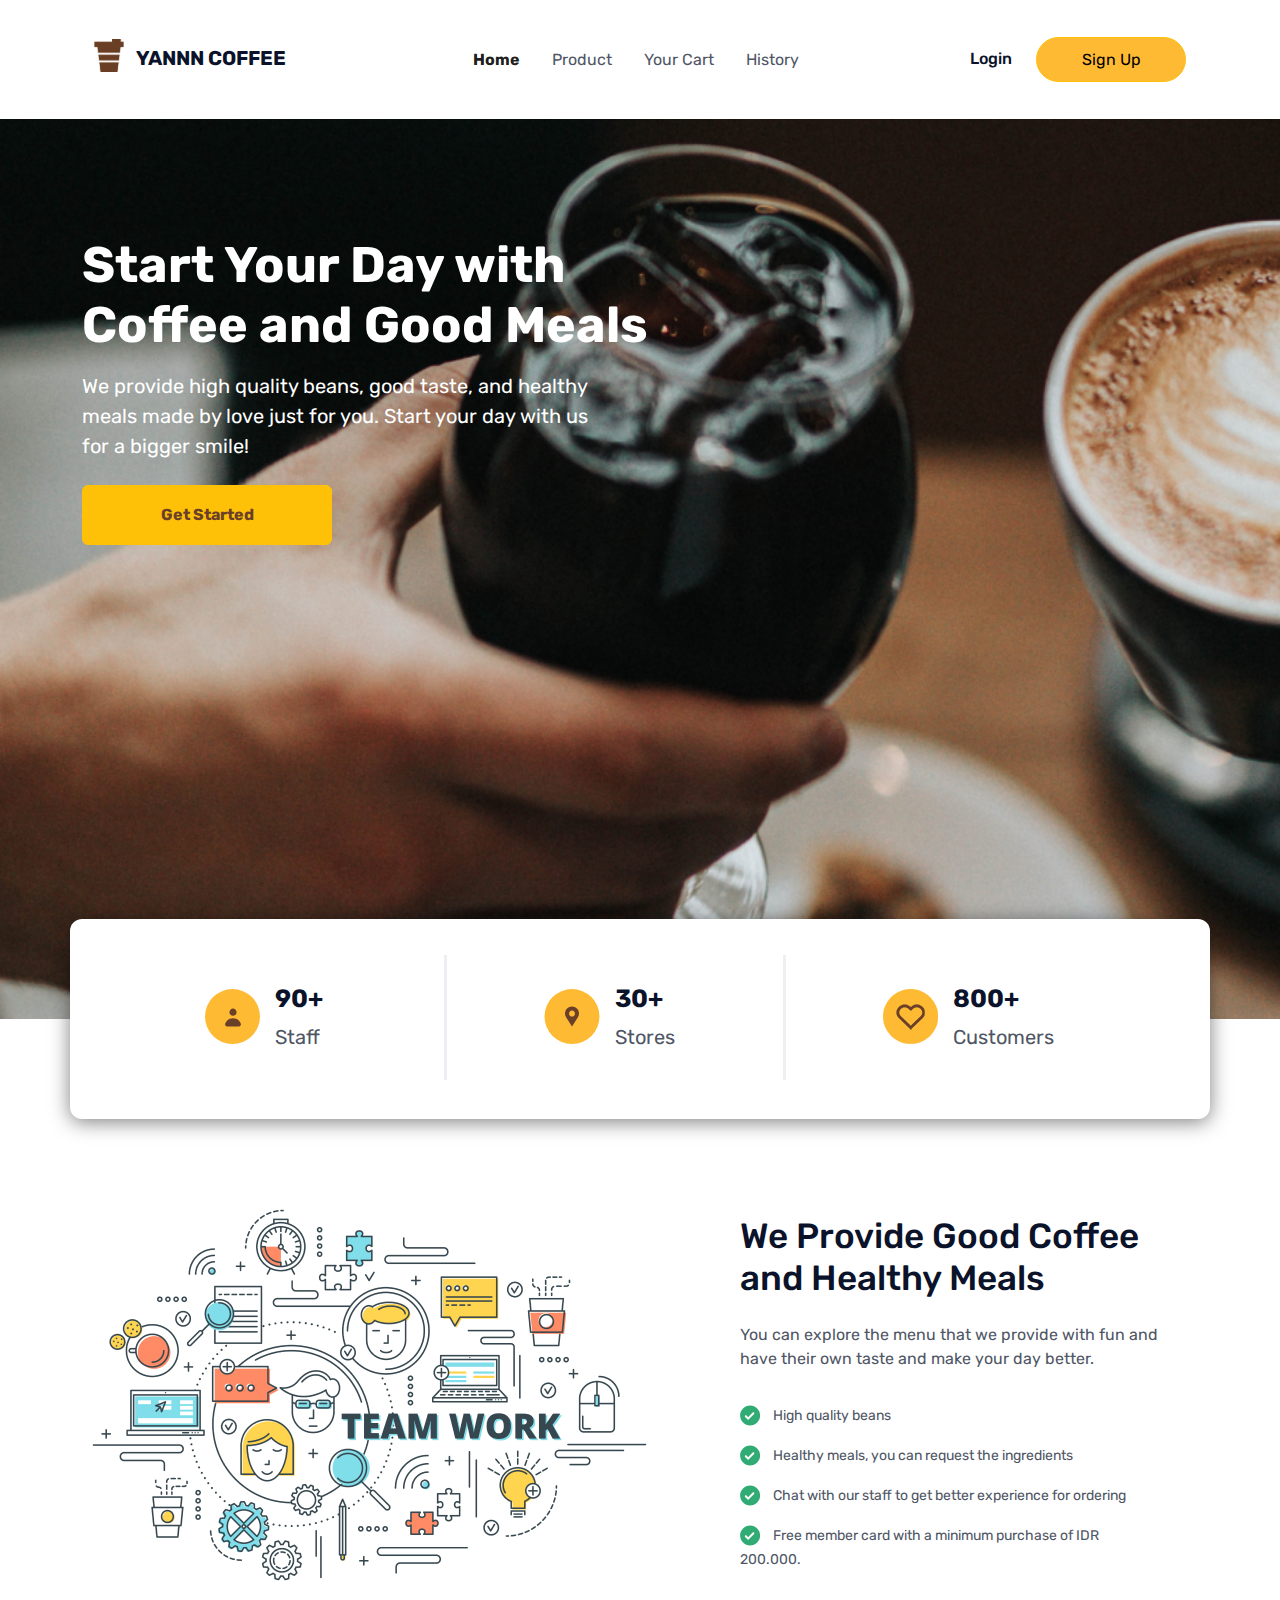
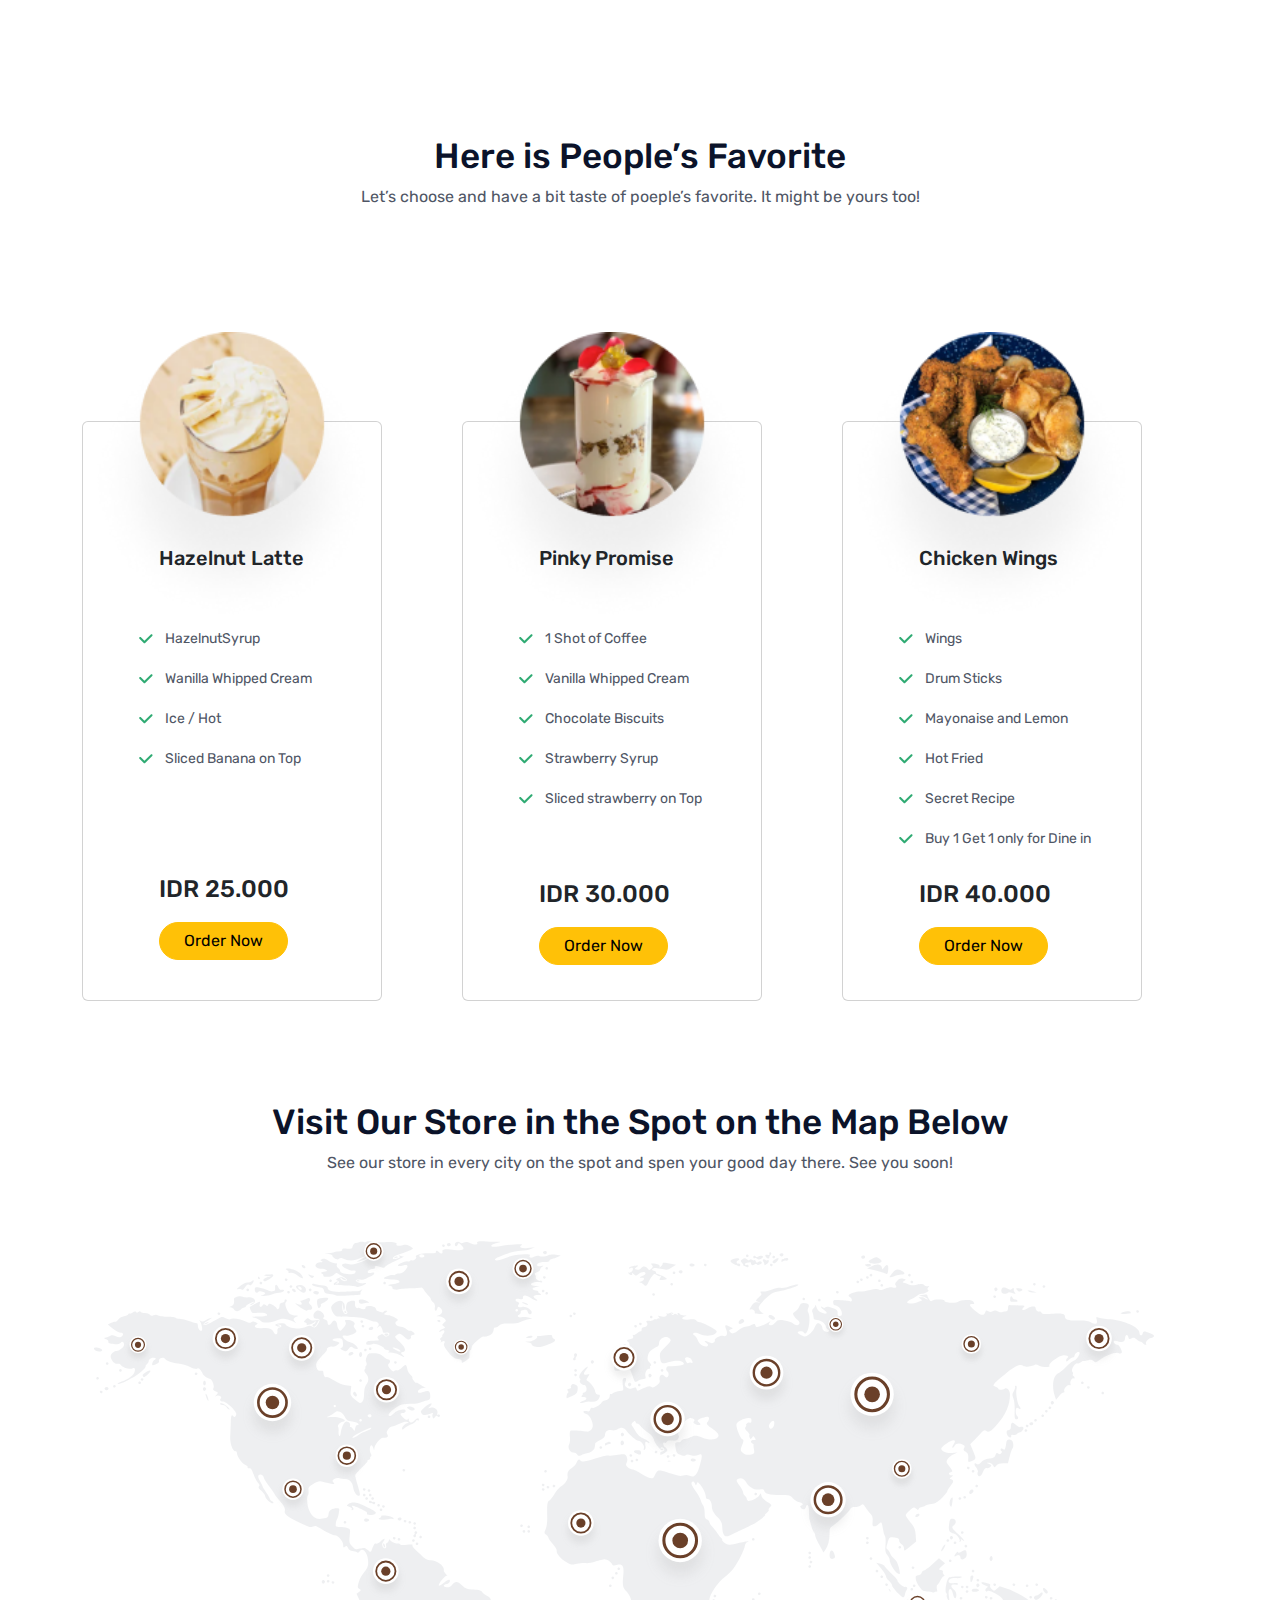
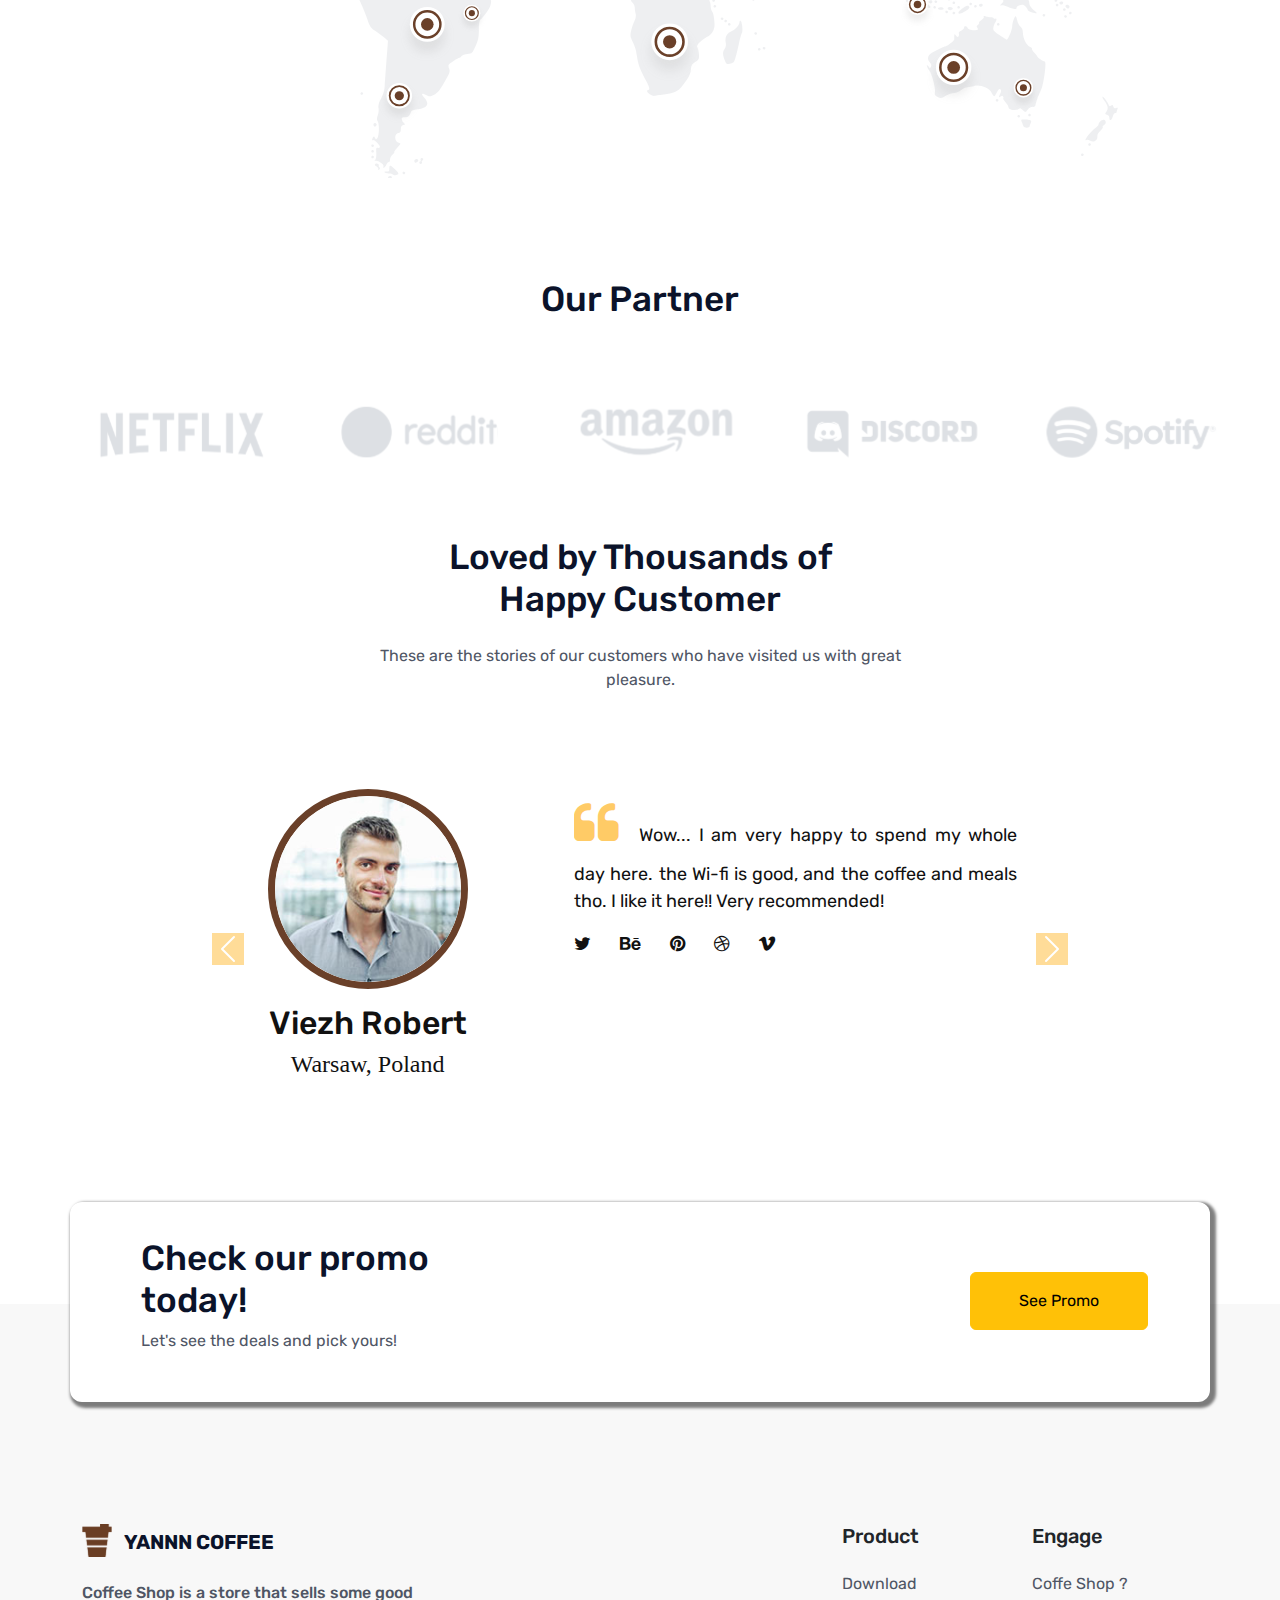
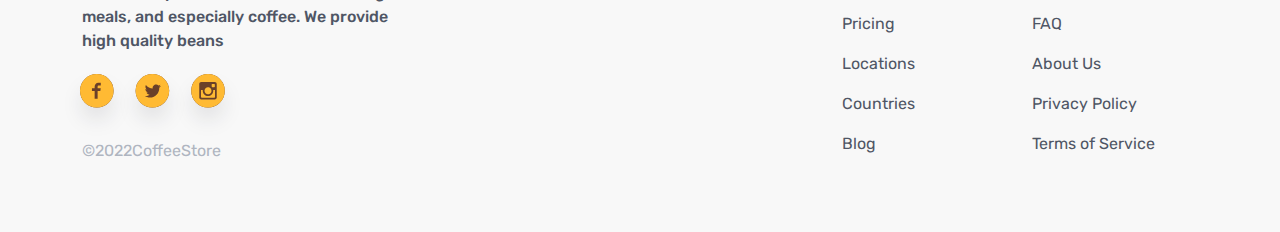
<file: index.html>
<!DOCTYPE html>
<html lang="en">
<head>
    <meta charset="UTF-8">
    <meta http-equiv="X-UA-Compatible" content="IE=edge">
    <meta name="viewport" content="width=device-width, initial-scale=1.0">

    <!-- Bootstrap v5.2 -->
    <link rel="stylesheet" type="text/css" href="css/bootstrap.min.css">

    <!-- Google Font -->
    <link rel="preconnect" href="https://fonts.googleapis.com">
    <link rel="preconnect" href="https://fonts.gstatic.com" crossorigin>
    <link href="https://fonts.googleapis.com/css2?family=Rubik:wght@400;500;700&display=swap" rel="stylesheet">
    <link rel="stylesheet" href="https://cdnjs.cloudflare.com/ajax/libs/font-awesome/4.7.0/css/font-awesome.css">

    <!-- CSS -->
    <link rel="stylesheet" href="css/style.css">
    
    <title>YANNN Coffee Shop</title>
    <link rel="icon" type="image/x-icon" href="img/coffeeLogo.svg">
</head>
<body>

    <!-- Navbar Start -->
    <header>
        <div class="container">
            <nav class="navbar navbar-expand-lg my-4">
                <div class="container-fluid">
                    <a class="navbar-brand" href="index.html">
                        <img src="img/coffeeLogo.svg" alt="logo" class="pb-2">
                        <p class="d-inline ps-2">YANNN COFFEE</p>
                    </a>
                    <button class="navbar-toggler" type="button" data-bs-toggle="collapse" data-bs-target="#navbarNav"
                        aria-controls="navbarNav" aria-expanded="false" aria-label="Toggle navigation">
                        <span class="navbar-toggler-icon"></span>
                    </button>
                    <div class="collapse navbar-collapse justify-content-center" id="navbarNav">
                        <ul class="navbar-nav">
                            <li class="nav-item">
                                <a class="nav-link active mx-2" aria-current="page" href="index.html">Home</a>
                            </li>
                            <li class="nav-item">
                                <a class="nav-link mx-2" href="product.html">Product</a>
                            </li>
                            <li class="nav-item">
                                <a class="nav-link mx-2" href="yourcart.html">Your Cart</a>
                            </li>
                            <li class="nav-item">
                                <a class="nav-link mx-2" href="history.html">History</a>
                            </li>
                            <li class="nav-item">
                                <a class="nav-link mx-2 d-lg-none" href="login.html">Login</a>
                            </li>
                            <li class="nav-item">
                                <a class="nav-link mx-2 d-lg-none" href="signup.html">Sign Up</a>
                            </li>
                        </ul>
                    </div>
                    <div class="me-4 d-none d-lg-block">
                        <a href="login.html"><p style="color: #0B132A; font-weight: 500; font-size: 16px; margin-top: 15px;">Login</p></a>
                    </div>
                    <a href="signup.html" class="d-none d-lg-block" style="color: #6A4029;"><div class="btn btn-warning sign-up"><p style="margin-top: 4px;">Sign Up</p></div></a>
                </div>
            </nav>
        </div>
    </header>
    <!-- Navbar End -->

    <!-- Section-1 : bg hero-1, typography, get started -->
    <section class="section-1">
        <div class="mt-4 p-5 bg-primary text-white hero-1"> <!--Jumbotron-->
            <div class="container">
                <div class="row">
                    <div class="col-lg-7 col-sm-12">
                        <h1 class="pt-5 typo-1-s1">Start Your Day with <br>Coffee and Good Meals</h1>
                        <p class="py-2 typo-2-s1">We provide high quality beans, good taste, and healthy <br>meals made by love just for you. Start your day with us <br>for a bigger smile!</p>
                        <a href="product.html"><button class="btn btn-warning typo-3-s1 get-started">Get Started</button></a>
                    </div>
                    <div class="col-lg-5"></div>
                </div>
            </div>
        </div>
    </section>
    <!-- Section-1 End -->

        <!-- info panel start -->
        <div class="container d-lg-block d-none">
            <div class="row">
                <div class="col info-panel">
                    <div class="row">
                        <div class="col-lg">
                            <img src="img/homepage/user.svg" alt="icon" class="float-lg-start">
                            <h4>90+</h4>
                            <p>Staff</p>
                        </div>
                        
                        <div class="col-lg">
                            <img src="img/homepage/location.svg" alt="icon" class="float-lg-start">
                            <h4>30+</h4>
                            <p>Stores</p>
                            <div class="vertical-line"></div>
                        </div>
                        
                        <div class="col-lg">
                            <img src="img/homepage/Server.png" alt="icon" class="float-lg-start">
                            <h4>800+</h4>
                            <p>Customers</p>
                            <div class="vertical-line"></div>
                        </div>
                    </div>
                </div>
            </div>
        </div>
        <!-- info panel end -->

    <!-- Section-2 : bg hero-2, We Provide Good Coffee.. -->
    <section class="section-2">
        <div class="container">
            <div class="row pt-5">
                <div class="col-lg-6 d-lg-block d-none">
                    <div class="hero-2"></div>
                </div>
                <div class="col-lg-6 col-sm-12 py-5 pe-5" style="padding-left: 6.25rem;">
                    <h4 class="typo-primary">We Provide Good Coffee <br>and Healthy Meals</h4>
                    <p class="typo-secondary py-3">You can explore the menu that we provide with fun and <br>have their own taste and make your day better.</p>
                    <div>
                        <img src="img/homepage/checklist.svg" alt="">
                        <p class="d-inline ps-2 typo-3-s2">High quality beans</p>
                    </div>
                    <div class="py-3">
                        <img src="img/homepage/checklist.svg" alt="">
                        <p class="d-inline ps-2 typo-3-s2">Healthy meals, you can request the ingredients</p>
                    </div>
                    <div>
                        <img src="img/homepage/checklist.svg" alt="">
                        <p class="d-inline ps-2 typo-3-s2">Chat with our staff to get better experience for ordering</p>
                    </div>
                    <div class="py-3">
                        <img src="img/homepage/checklist.svg" alt="">
                        <p class="d-inline ps-2 typo-3-s2">Free member card with a minimum purchase of IDR 200.000.</p>
                    </div>
                </div>
            </div>
        </div>
    </section>

    <!-- Section-3 : Here is People’s Favorite, 3 CARD -->
    <section class="section-3">
        <div class="container">
            <div class="row text-center">
                <div class="col">
                    <h4 class="typo-primary">Here is People’s Favorite</h4>
                    <p class="typo-secondary">Let’s choose and have a bit taste of poeple’s favorite. It might be yours too!</p>
                </div>
            </div>
        </div>

        <!-- 3 CARD START -->
        <div class="container mt-card">
            <div class="row row-cols-1 row-cols-md-3 g-4">
                <div class="col text-start ms-5 ms-lg-0 my-5 my-lg-0">
                    <div class="card" style="height: 580px; width: 300px;">
                        <img src="img/homepage/card1.png" class="card-img-top" alt="card" style="margin-top: -90px;">
                        <div class="card-body">
                            <h5 class="card-title" style="margin-top: -100px; margin-left: 60px;">Hazelnut Latte</h5>
                            <div class="card-text pt-5" style="margin-left: 40px;">
                                <img src="img/homepage/checkcard.svg" alt="">
                                <p class="d-inline ps-2 typo-3-s2">HazelnutSyrup</p>
                            </div>
                            <div class="card-text my-3" style="margin-left: 40px;">
                                <img src="img/homepage/checkcard.svg" alt="">
                                <p class="d-inline ps-2 typo-3-s2">Wanilla Whipped Cream</p>
                            </div>
                            <div class="card-text" style="margin-left: 40px;">
                                <img src="img/homepage/checkcard.svg" alt="">
                                <p class="d-inline ps-2 typo-3-s2">Ice / Hot</p>
                            </div>
                            <div class="card-text my-3" style="margin-left: 40px;">
                                <img src="img/homepage/checkcard.svg" alt="">
                                <p class="d-inline ps-2 typo-3-s2">Sliced Banana on Top</p>
                            </div>
                            <h4 style="margin-left: 60px; margin-top: 105px;">IDR 25.000</h4>
                            <button class="btn btn-warning rounded-pill px-4" style="margin-left: 60px; margin-top: 10px;">
                                Order Now
                            </button>
                        </div>
                    </div>
                </div>
                <div class="col text-start ms-5 ms-lg-0 my-5 my-lg-0">
                    <div class="card" style="height: 580px; width: 300px;">
                        <img src="img/homepage/card2.png" class="card-img-top" alt="card" style="margin-top: -90px;">
                        <div class="card-body">
                            <h5 class="card-title" style="margin-top: -100px; margin-left: 60px;">Pinky Promise</h5>
                            <div class="card-text pt-5" style="margin-left: 40px;">
                                <img src="img/homepage/checkcard.svg" alt="">
                                <p class="d-inline ps-2 typo-3-s2">1 Shot of Coffee</p>
                            </div>
                            <div class="card-text my-3" style="margin-left: 40px;">
                                <img src="img/homepage/checkcard.svg" alt="">
                                <p class="d-inline ps-2 typo-3-s2">Vanilla Whipped Cream</p>
                            </div>
                            <div class="card-text" style="margin-left: 40px;">
                                <img src="img/homepage/checkcard.svg" alt="">
                                <p class="d-inline ps-2 typo-3-s2">Chocolate Biscuits</p>
                            </div>
                            <div class="card-text my-3" style="margin-left: 40px;">
                                <img src="img/homepage/checkcard.svg" alt="">
                                <p class="d-inline ps-2 typo-3-s2">Strawberry Syrup</p>
                            </div>
                            <div class="card-text my-3" style="margin-left: 40px;">
                                <img src="img/homepage/checkcard.svg" alt="">
                                <p class="d-inline ps-2 typo-3-s2">Sliced strawberry on Top</p>
                            </div>
                            <h4 style="margin-left: 60px; margin-top: 70px;">IDR 30.000</h4>
                            <button class="btn btn-warning rounded-pill px-4" style="margin-left: 60px; margin-top: 10px;">
                                Order Now
                            </button>
                        </div>
                    </div>
                </div>
                <div class="col text-start ms-5 ms-lg-0 my-5 my-lg-0">
                    <div class="card" style="height: 580px; width: 300px;">
                        <img src="img/homepage/card3.png" class="card-img-top" alt="card" style="margin-top: -90px;">
                        <div class="card-body">
                            <h5 class="card-title" style="margin-top: -100px; margin-left: 60px;">Chicken Wings</h5>
                            <div class="card-text pt-5" style="margin-left: 40px;">
                                <img src="img/homepage/checkcard.svg" alt="">
                                <p class="d-inline ps-2 typo-3-s2">Wings</p>
                            </div>
                            <div class="card-text my-3" style="margin-left: 40px;">
                                <img src="img/homepage/checkcard.svg" alt="">
                                <p class="d-inline ps-2 typo-3-s2">Drum Sticks</p>
                            </div>
                            <div class="card-text" style="margin-left: 40px;">
                                <img src="img/homepage/checkcard.svg" alt="">
                                <p class="d-inline ps-2 typo-3-s2">Mayonaise and Lemon</p>
                            </div>
                            <div class="card-text my-3" style="margin-left: 40px;">
                                <img src="img/homepage/checkcard.svg" alt="">
                                <p class="d-inline ps-2 typo-3-s2">Hot Fried</p>
                            </div>
                            <div class="card-text my-3" style="margin-left: 40px;">
                                <img src="img/homepage/checkcard.svg" alt="">
                                <p class="d-inline ps-2 typo-3-s2">Secret Recipe</p>
                            </div>
                            <div class="card-text my-3" style="margin-left: 40px;">
                                <img src="img/homepage/checkcard.svg" alt="">
                                <p class="d-inline ps-2 typo-3-s2">Buy 1 Get 1 only for Dine in</p>
                            </div>
                            <h4 style="margin-left: 60px; margin-top: 30px;">IDR 40.000</h4>
                            <button class="btn btn-warning rounded-pill px-4" style="margin-left: 60px; margin-top: 10px;">
                                Order Now
                            </button>
                        </div>
                    </div>
                </div>
            </div>
        </div>
        <!-- 3 CARD END -->
    </section>

    <!-- Section-4 : Visit our store.., Map -->
    <section class="section-4 d-lg-block d-none">
        <div class="container mt-5">
            <div class="container">
                <div class="row text-center">
                    <div class="col">
                        <h4 class="typo-primary">Visit Our Store in the Spot on the Map Below</h4>
                        <p class="typo-secondary">See our store in every city on the spot and spen your good day there. See you soon!</p>
                    </div>
                </div>
                <div class="hero-map"></div>
            </div>
        </div>
    </section>

    <!-- Section-5 : Our Partner -->
    <section class="section-5">
        <div class="container d-lg-block d-none">
            <div class="row text-center">
                <div class="col">
                    <h4 class="typo-primary">Our Partner</h4>
                </div>
            </div>
            <div class="sponsored"></div>
        </div>
        <div class="row text-center">
            <div class="col">
                <h4 class="typo-primary">Loved by Thousands of <br>Happy Customer</h4>
                <p class="typo-secondary py-3">These are the stories of our customers who have visited us with great <br>pleasure.</p>
            </div>
        </div>

        <!-- Testimonial : Sliding Carousel Start -->
        <div class="testimonials">
            <div id="carouselExampleControls" class="carousel slide" data-bs-ride="carousel">
                <div class="carousel-inner">
                    <div class="carousel-item active">
                        <div class="single-item">
                            <div class="row">
                                <div class="col-md-5">
                                    <div class="profile">
                                        <div class="img-area">
                                            <img src="img/homepage/testi1.svg" alt="">
                                        </div>
                                        <div class="bio">
                                            <h2>Viezh Robert</h2>
                                            <h4>Warsaw, Poland</h4>
                                        </div>
                                    </div>
                                </div>
                                <div class="col-md-6">
                                    <div class="content">
                                        <p><span><i class="fa fa-quote-left"></i></span>Wow... I am very happy to spend my whole day here. the Wi-fi is good, and the coffee and meals tho. I like it here!! Very recommended!</p>
                                        <p class="socials">
                                            <i class="fa fa-twitter"></i>
                                            <i class="fa fa-behance"></i>
                                            <i class="fa fa-pinterest"></i>
                                            <i class="fa fa-dribbble"></i>
                                            <i class="fa fa-vimeo"></i>
                                        </p>
                                    </div>
                                </div>
                            </div>
                        </div>
                    </div>
                    <div class="carousel-item">
                        <div class="single-item">
                            <div class="row">
                                <div class="col-md-5">
                                    <div class="profile">
                                        <div class="img-area">
                                            <img src="img/homepage/testi2.svg" alt="">
                                        </div>
                                        <div class="bio">
                                            <h2>Yessica Christy</h2>
                                            <h4>Shanxi, China</h4>
                                        </div>
                                    </div>
                                </div>
                                <div class="col-md-6">
                                    <div class="content">
                                        <p><span><i class="fa fa-quote-left"></i></span>I like it because I like to travel far and still can make my day better just by drinking their Hazelnut Latte</p>
                                        <p class="socials">
                                            <i class="fa fa-twitter"></i>
                                            <i class="fa fa-behance"></i>
                                            <i class="fa fa-pinterest"></i>
                                            <i class="fa fa-dribbble"></i>
                                            <i class="fa fa-vimeo"></i>
                                        </p>
                                    </div>
                                </div>
                            </div>
                        </div>
                    </div>
                    <div class="carousel-item">
                        <div class="single-item">
                            <div class="row">
                                <div class="col-md-5">
                                    <div class="profile">
                                        <div class="img-area">
                                            <img src="img/homepage/testi3.svg" alt="">
                                        </div>
                                        <div class="bio">
                                            <h2>Kim Young Jou</h2>
                                            <h4>Seoul, South Korea</h4>
                                        </div>
                                    </div>
                                </div>
                                <div class="col-md-6">
                                    <div class="content">
                                        <p><span><i class="fa fa-quote-left"></i></span>“This is very unusual for my taste, I haven’t liked coffee before but their coffee is the best! and yup, you have to order the chicken wings, the best in town!</p>
                                        <p class="socials">
                                            <i class="fa fa-twitter"></i>
                                            <i class="fa fa-behance"></i>
                                            <i class="fa fa-pinterest"></i>
                                            <i class="fa fa-dribbble"></i>
                                            <i class="fa fa-vimeo"></i>
                                        </p>
                                    </div>
                                </div>
                            </div>
                        </div>
                    </div>
                </div>
                <button class="carousel-control-prev" type="button" data-bs-target="#carouselExampleControls"
                    data-bs-slide="prev">
                    <span class="carousel-control-prev-icon" aria-hidden="true"></span>
                    <span class="visually-hidden">Previous</span>
                </button>
                <button class="carousel-control-next" type="button" data-bs-target="#carouselExampleControls"
                    data-bs-slide="next">
                    <span class="carousel-control-next-icon" aria-hidden="true"></span>
                    <span class="visually-hidden">Next</span>
                </button>
            </div>
        </div>
        <!-- Testimonial : Sliding Carousel End -->

    </section>

    <!-- Footer Start -->
    <footer>
        <div class="container-fluid" style="background-color: #F8F8F8; height: 528px;">
            <div class="container">
                <div class="row">
                    <div class="col-lg-8 col-9 pt-footer">
                        <a href="index.html">
                            <img src="img/coffeeLogo.svg" alt="logo" class="pb-2">
                            <p class="d-inline ps-2"
                                style="text-decoration: none; color: #0B132A; font-size: 20px; font-weight: 700;">YANNN
                                COFFEE</p>
                        </a>
                        <p class="mt-3" style="font-size: 16px; font-weight: 500; color: #4F5665;">
                            Coffee Shop is a store that sells some good <br>meals, and especially coffee. We provide
                            <br>high quality beans
                        </p>
                        <div class="d-lg-flex">
                            <a href="https://www.facebook.com/ryanagungsamudra/" target="_blank"
                                style="margin-left: -20px;">
                                <img src="img/Facebook.svg" alt="Facbook">
                            </a>
                            <a href="https://mobile.twitter.com/ryansamudra67" target="_blank" style="margin-left: -15px;">
                                <img src="img/Twitter.svg" alt="Twitter">
                            </a>
                            <a href="https://instagram.com/ryanagungsamudra/" target="_blank" style="margin-left: -15px;">
                                <img src="img/Instagram.svg" alt="Instagram">
                            </a>
                        </div>
    
                        <p style="color: #AFB5C0; font-size: 16px; font-weight: 400;">©2022CoffeeStore</p>
                    </div>
                    <div class="col-lg-2 col-3 pt-footer">
                        <h5 class="mb-4">Product</h5>
                        <a href="#">
                            <p>Download</p>
                        </a>
                        <a href="#">
                            <p>Pricing</p>
                        </a>
                        <a href="#">
                            <p>Locations</p>
                        </a>
                        <a href="#">
                            <p>Countries</p>
                        </a>
                        <a href="#">
                            <p>Blog</p>
                        </a>
                    </div>
                    <div class="col-lg-2 pt-footer d-lg-block d-none">
                        <h5 class="mb-4">Engage</h5>
                        <a href="#">
                            <p>Coffe Shop ?</p>
                        </a>
                        <a href="#">
                            <p>FAQ</p>
                        </a>
                        <a href="#">
                            <p>About Us</p>
                        </a>
                        <a href="#">
                            <p>Privacy Policy</p>
                        </a>
                        <a href="#">
                            <p>Terms of Service</p>
                        </a>
                    </div>
                </div>
            </div>
        </div>
    </footer>
    <!-- Footer End -->

        <!-- info panel footer start -->
        <div class="container d-lg-block d-none">
            <div class="row info-panel-footer">
                <div class="col">
                    <div class="container-fluid">
                        <div class="container">
                            <div class="row">
                                <div class="col">
                                    <h4 class="typo-primary">Check our promo <br>today!</h4>
                                    <p class="typo-secondary">Let's see the deals and pick yours!</p>
                                </div>
                                <div class="col">
                                    <a href="product.html"><button class="btn btn-warning px-5 py-3">See Promo</button></a>
                                </div>
                            </div>
                        </div>
                    </div>
                </div>
            </div>
        </div>
        <!-- info panel footer end -->

        <script type="text/javascript" src="js/bootstrap.min.js"></script>
</body>
</html>
</file>
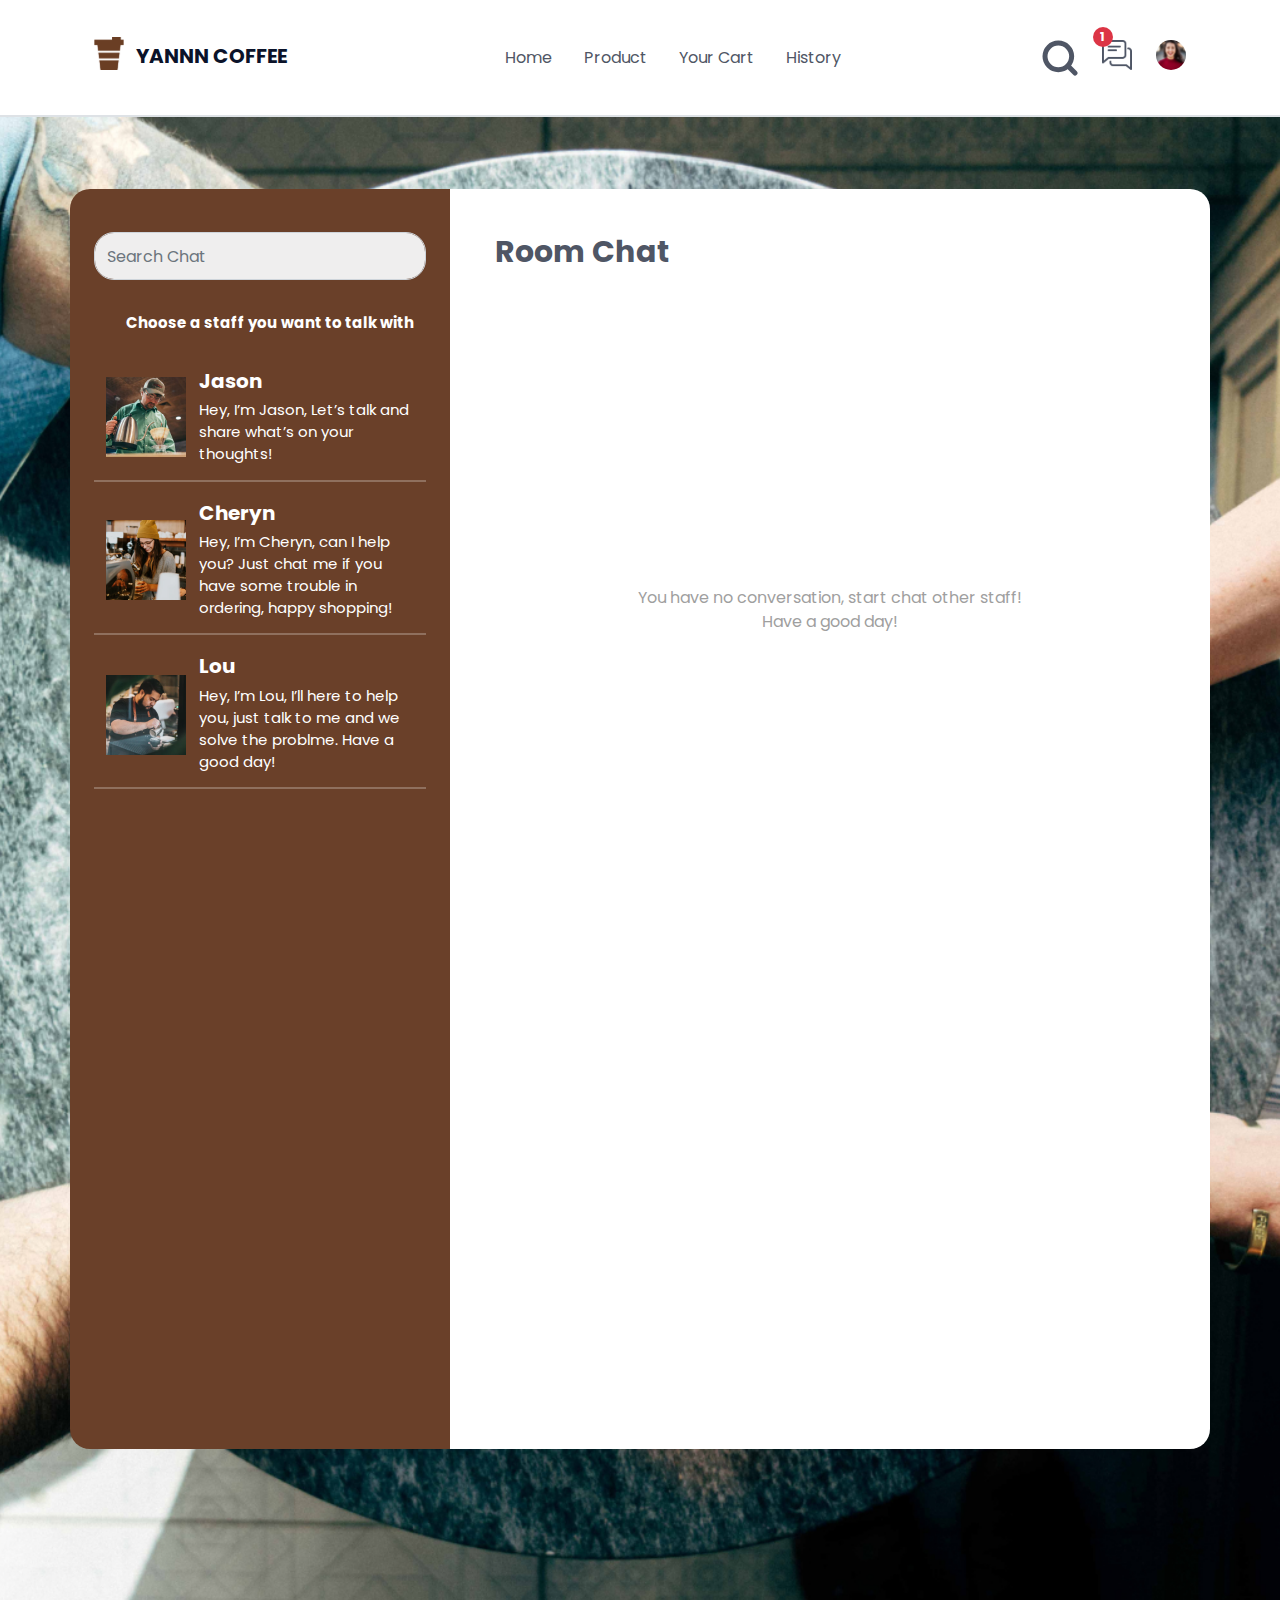
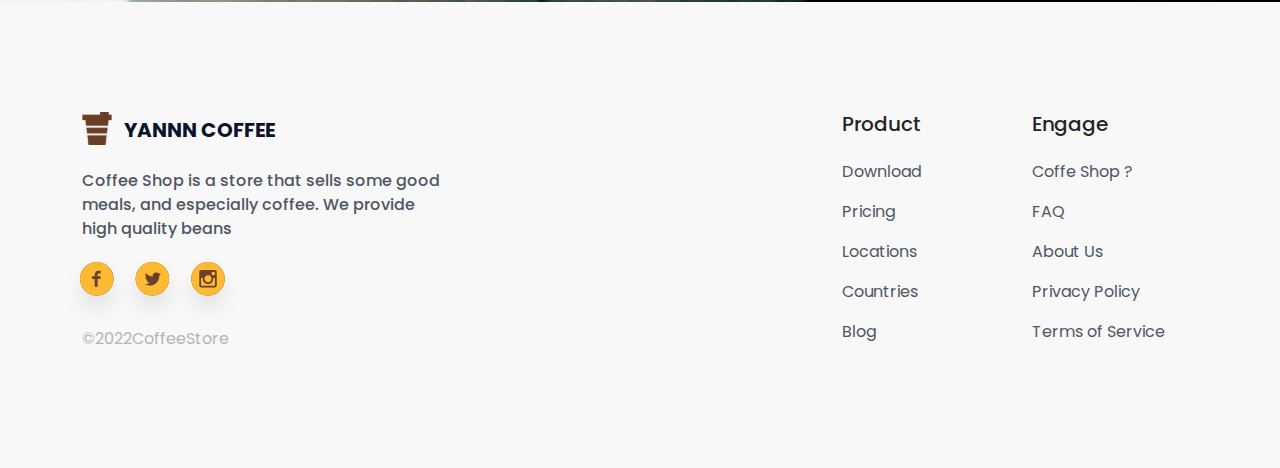
<file: chat.html>
<!DOCTYPE html>
<html lang="en">

<head>
    <meta charset="UTF-8">
    <meta http-equiv="X-UA-Compatible" content="IE=edge">
    <meta name="viewport" content="width=device-width, initial-scale=1.0">

    <!-- Bootstrap v5.2 -->
    <link rel="stylesheet" type="text/css" href="css/bootstrap.min.css">

    <!-- Google Font -->
    <link rel="preconnect" href="https://fonts.googleapis.com">
    <link rel="preconnect" href="https://fonts.gstatic.com" crossorigin>
    <link
        href="https://fonts.googleapis.com/css2?family=Poppins:wght@400;500;700;900&family=Rubik:wght@400;500;700&display=swap"
        rel="stylesheet">

    <!-- CSS -->
    <link rel="stylesheet" href="css/chat.css">

    <title>Chat</title>
    <link rel="icon" type="image/x-icon" href="img/coffeeLogo.svg">
</head>

<body>

    <!-- Navbar Start -->
    <header class="border-bottom border-2">
        <div class="container">
            <nav class="navbar navbar-expand-lg my-4">
                <div class="container-fluid">
                    <a class="navbar-brand" href="index.html">
                        <img src="img/coffeeLogo.svg" alt="logo" class="pb-2">
                        <p class="d-inline ps-2">YANNN COFFEE</p>
                    </a>
                    <button class="navbar-toggler" type="button" data-bs-toggle="collapse" data-bs-target="#navbarNav"
                        aria-controls="navbarNav" aria-expanded="false" aria-label="Toggle navigation">
                        <span class="navbar-toggler-icon"></span>
                    </button>
                    <div class="collapse navbar-collapse justify-content-center" id="navbarNav">
                        <ul class="navbar-nav">
                            <li class="nav-item">
                                <a class="nav-link mx-2" aria-current="page" href="index.html">Home</a>
                            </li>
                            <li class="nav-item">
                                <a class="nav-link mx-2" href="product.html">Product</a>
                            </li>
                            <li class="nav-item">
                                <a class="nav-link mx-2" href="yourcart.html">Your Cart</a>
                            </li>
                            <li class="nav-item">
                                <a class="nav-link mx-2" href="history.html">History</a>
                            </li>
                        </ul>
                    </div>
                    <div class="d-lg-flex">
                        <a href="#">
                            <img src="img/product/search.svg" alt="search">
                        </a>
                        <a class="mx-4" href="chat.html">
                            <img src="img/product/chat.svg" alt="chat">
                            <span class="position-absolute top-0 start-100 translate-middle badge bg-danger d-none d-lg-block">
                                1
                                <span class="visually-hidden">unread messages</span>
                        </a>
                        <a href="profile.html">
                            <img src="img/product/profilepic.svg" alt="profile">
                        </a>
                    </div>
                </div>
            </nav>
        </div>
    </header>
    <!-- Navbar End -->

    <!-- Main Start -->
    <main>
        <div class="p-5 bg-primary text-white hero">
            <div class="container mt-4 container-1">
                <div class="row">
                    <div class="col">
                        
                        <div class="row">
                            <!-- LEFT SIDE -->
                            <div class="col-4 container-2 px-4" style="padding-top: 1.2rem;">

                                <div class="input-group">
                                    <input type="search" class="form-control mt-4" placeholder="Search Chat" aria-label="Search"
                                        aria-describedby="search-addon" />
                                </div>

                                <p class="s-1">Choose a staff you want to talk with</p>

                                <!-- Kolom chat start -->
                                <a href="roomchat.html">
                                    <div class="chat-section">
                                        <div class="container">
                                            <div class="row">
                                                <div class="col-3">
                                                    <img class="avatar-1" src="img//chat&roomchat/jason.png" alt="icon">
                                                </div>
                                                <div class="col text-start pt-3">
                                                    <h5 class="s-2">Jason</h5>
                                                    <p class="s-3">Hey, I’m Jason, Let’s talk and share what’s on your thoughts!</p>
                                                </div>
                                            </div>
                                        </div>
                                    </div>
                                </a>
                                <hr class="line-break-side">
                                
                                <a href="#">
                                    <div class="chat-section">
                                        <div class="container">
                                            <div class="row">
                                                <div class="col-3">
                                                    <img class="avatar-2" src="img//chat&roomchat/cheryn.png" alt="icon">
                                                </div>
                                                <div class="col text-start pt-3" style="margin-top: -1rem;">
                                                    <h5 class="s-2">Cheryn</h5>
                                                    <p class="s-3">Hey, I’m Cheryn, can I help you? Just chat me if you have some trouble in ordering, happy shopping!
                                                    </p>
                                                </div>
                                    
                                            </div>
                                        </div>
                                    </div>
                                </a>
                                <hr class="line-break-side">
                                
                                <a href="#">
                                    <div class="chat-section">
                                        <div class="container">
                                            <div class="row">
                                                <div class="col-3">
                                                    <img class="avatar-3" src="img//chat&roomchat/lou.png" alt="icon">
                                                </div>
                                                <div class="col text-start pt-3" style="margin-top: -1rem;">
                                                    <h5 class="s-2">Lou</h5>
                                                    <p class="s-3">Hey, I’m Lou, I’ll here to help you, just talk to me and we solve the problme. Have a good day!</p>
                                                </div>
                                            </div>
                                        </div>
                                    </div>
                                </a>
                                <hr class="line-break-side">
                                
                            </div>
                            <!-- RIGHT SIDE -->
                            <div class="col-8 container-3 text-center">
                                <div class="container p-4">
                                    <div class="row">
                                        <div class="col" style="margin-left: -15.5rem; margin-top: 1rem;">
                                            <h2 class="s-4">Room Chat</h2>
                                        </div>
                                    </div>
                                    <div class="row">
                                        <div class="col" style="margin-top: 19rem;">
                                            <p style="color: #9F9F9F;">You have no conversation, start chat other staff! <br>Have a good day!</p>
                                        </div>
                                    </div>
                                </div>

                            </div>
                        </div>

                    </div>
                </div>
            </div>    
        </div>
    </main>
    <!-- Main End -->

    <!-- Footer Start -->
    <footer>
        <div class="container-fluid" style="background-color: #F8F8F8; height: 466px;">
            <div class="container">
                <div class="row">
                    <div class="col-8 pt-footer">
                        <a href="index.html">
                            <img src="img/coffeeLogo.svg" alt="logo" class="pb-2">
                            <p class="d-inline ps-2"
                                style="text-decoration: none; color: #0B132A; font-size: 20px; font-weight: 700;">YANNN
                                COFFEE</p>
                        </a>
                        <p class="mt-3" style="font-size: 16px; font-weight: 500; color: #4F5665;">
                            Coffee Shop is a store that sells some good <br>meals, and especially coffee. We provide
                            <br>high quality beans
                        </p>
                        <div class="d-lg-flex">
                            <a href="https://www.facebook.com/ryanagungsamudra/" target="_blank"
                                style="margin-left: -20px;">
                                <img src="img/Facebook.svg" alt="Facbook">
                            </a>
                            <a href="https://mobile.twitter.com/ryansamudra67" target="_blank" style="margin-left: -15px;">
                                <img src="img/Twitter.svg" alt="Twitter">
                            </a>
                            <a href="https://instagram.com/ryanagungsamudra/" target="_blank" style="margin-left: -15px;">
                                <img src="img/Instagram.svg" alt="Instagram">
                            </a>
                        </div>
    
                        <p style="color: #AFB5C0; font-size: 16px; font-weight: 400;">©2022CoffeeStore</p>
                    </div>
                    <div class="col-2 pt-footer">
                        <h5 class="mb-4">Product</h5>
                        <a href="#">
                            <p>Download</p>
                        </a>
                        <a href="#">
                            <p>Pricing</p>
                        </a>
                        <a href="#">
                            <p>Locations</p>
                        </a>
                        <a href="#">
                            <p>Countries</p>
                        </a>
                        <a href="#">
                            <p>Blog</p>
                        </a>
                    </div>
                    <div class="col-2 pt-footer">
                        <h5 class="mb-4">Engage</h5>
                        <a href="#">
                            <p>Coffe Shop ?</p>
                        </a>
                        <a href="#">
                            <p>FAQ</p>
                        </a>
                        <a href="#">
                            <p>About Us</p>
                        </a>
                        <a href="#">
                            <p>Privacy Policy</p>
                        </a>
                        <a href="#">
                            <p>Terms of Service</p>
                        </a>
                    </div>
                </div>
            </div>
        </div>
    </footer>
    <!-- Footer End -->

    <script type="text/javascript" src="js/bootstrap.min.js"></script>
</body>

</html>
</file>
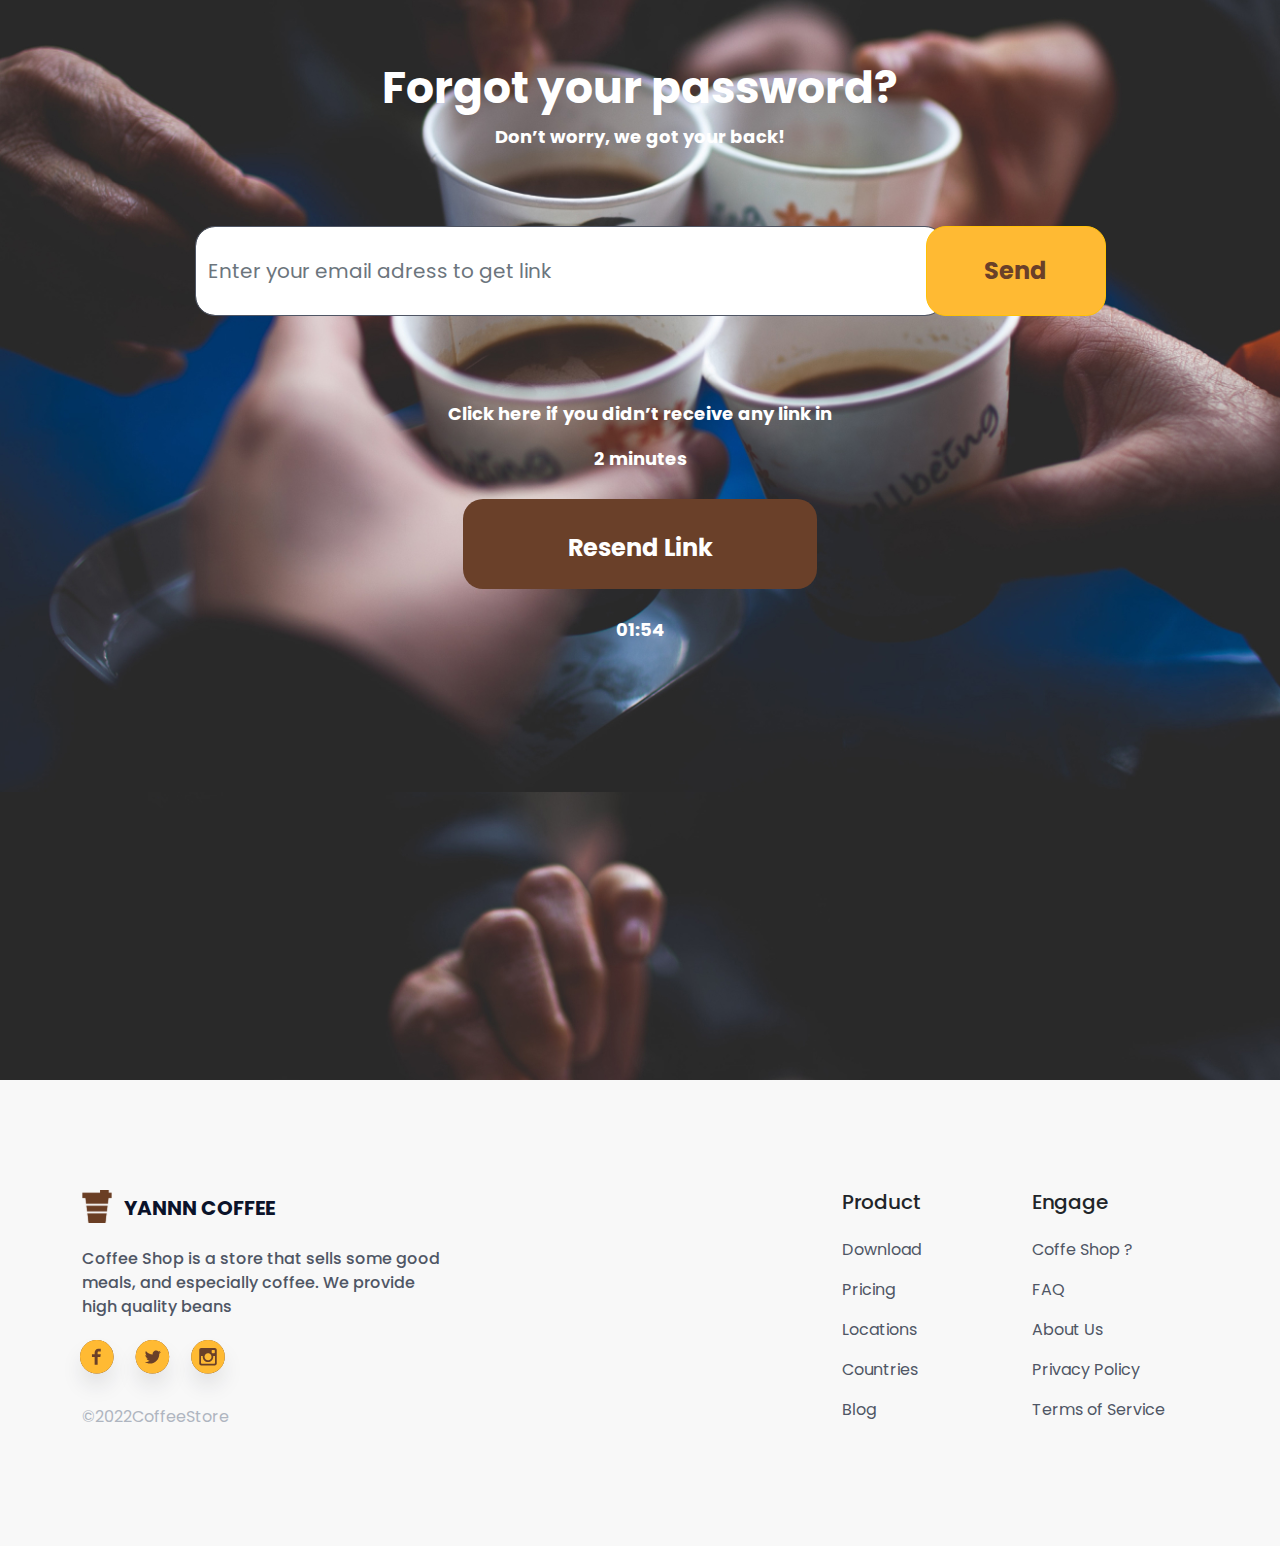
<file: forgotpassword.html>
<!DOCTYPE html>
<html lang="en">

<head>
    <meta charset="UTF-8">
    <meta http-equiv="X-UA-Compatible" content="IE=edge">
    <meta name="viewport" content="width=device-width, initial-scale=1.0">

    <!-- Bootstrap v5.2 -->
    <link rel="stylesheet" type="text/css" href="css/bootstrap.min.css">

    <!-- Google Font -->
    <link rel="preconnect" href="https://fonts.googleapis.com">
    <link rel="preconnect" href="https://fonts.gstatic.com" crossorigin>
    <link
        href="https://fonts.googleapis.com/css2?family=Poppins:wght@400;500;700;900&family=Rubik:wght@400;500;700&display=swap"
        rel="stylesheet">

    <!-- CSS -->
    <link rel="stylesheet" href="css/forgotpassword.css">

    <title>Forget Password</title>
    <link rel="icon" type="image/x-icon" href="img/coffeeLogo.svg">
</head>

<body>

    <!-- MAIN START -->
    <main>
        <div class="p-5 bg-primary text-white hero">

            <div class="row">
                <div class="col text-center mt-4">
                    <h3 style="font-weight:700; font-style:normal; font-size:44px; margin-top: -10px;">Forgot your password?</h3>
                    <p style="font-weight:700; font-style:normal; font-size:18px;">Don’t worry, we got your back!</p>
                </div>
            </div>

            <div class="row" style="margin-top: 60px; margin-left: 85px;">
                <div class="col-8">
                    <input type="email" class="form-control py-3" id="exampleInputEmail1" aria-describedby="emailHelp"
                        placeholder="Enter your email adress to get link">
                </div>
                <div class="col-4">
                    <a href="#"><button class="btn btn-warning send">Send</button></a>
                </div>
            </div>
            
            <div class="row" style="margin-top: 75px;">
                <div class="col text-center">
                    <h3 style="font-weight:700; font-style:normal; font-size:18px; line-height: 45px;">Click here if you didn’t receive any link in <br>2 minutes</h3>
                </div>
            </div>

            <div class="row" style="margin-top: 10px;">
                <div class="col text-center">
                    <div class="btn btn-primary resend">
                        <p style="margin-top: 20px;">Resend Link</p> 
                    </div>
                </div>
            </div>

            <div class="row" style="margin-top: 30px;">
                <div class="col text-center">
                    <h3 style="font-weight:700; font-style:normal; font-size:18px;">01:54</h3>
                </div>
            </div>

        </div>
    </main>
    <!-- MAIN END-->

    <!-- Footer Start -->
    <footer>
        <div class="container-fluid" style="background-color: #F8F8F8; height: 466px;">
            <div class="container">
                <div class="row">
                    <div class="col-8 pt-footer">
                        <a href="index.html">
                            <img src="img/coffeeLogo.svg" alt="logo" class="pb-2">
                            <p class="d-inline ps-2"
                                style="text-decoration: none; color: #0B132A; font-size: 20px; font-weight: 700;">YANNN
                                COFFEE</p>
                        </a>
                        <p class="mt-3" style="font-size: 16px; font-weight: 500; color: #4F5665;">
                            Coffee Shop is a store that sells some good <br>meals, and especially coffee. We provide
                            <br>high quality beans
                        </p>
                        <div class="d-lg-flex">
                            <a href="https://www.facebook.com/ryanagungsamudra/" target="_blank"
                                style="margin-left: -20px;">
                                <img src="img/Facebook.svg" alt="Facbook">
                            </a>
                            <a href="https://mobile.twitter.com/ryansamudra67" target="_blank"
                                style="margin-left: -15px;">
                                <img src="img/Twitter.svg" alt="Twitter">
                            </a>
                            <a href="https://instagram.com/ryanagungsamudra/" target="_blank"
                                style="margin-left: -15px;">
                                <img src="img/Instagram.svg">
                            </a>
                        </div>

                        <p style="color: #AFB5C0; font-size: 16px; font-weight: 400;">©2022CoffeeStore</p>
                    </div>
                    <div class="col-2 pt-footer">
                        <h5 class="mb-4">Product</h5>
                        <a href="#">
                            <p>Download</p>
                        </a>
                        <a href="#">
                            <p>Pricing</p>
                        </a>
                        <a href="#">
                            <p>Locations</p>
                        </a>
                        <a href="#">
                            <p>Countries</p>
                        </a>
                        <a href="#">
                            <p>Blog</p>
                        </a>
                    </div>
                    <div class="col-2 pt-footer">
                        <h5 class="mb-4">Engage</h5>
                        <a href="#">
                            <p>Coffe Shop ?</p>
                        </a>
                        <a href="#">
                            <p>FAQ</p>
                        </a>
                        <a href="#">
                            <p>About Us</p>
                        </a>
                        <a href="#">
                            <p>Privacy Policy</p>
                        </a>
                        <a href="#">
                            <p>Terms of Service</p>
                        </a>
                    </div>
                </div>
            </div>
        </div>
    </footer>
    <!-- Footer End -->

    <script type="text/javascript" src="js/bootstrap.min.js"></script>
</body>

</html>
</file>
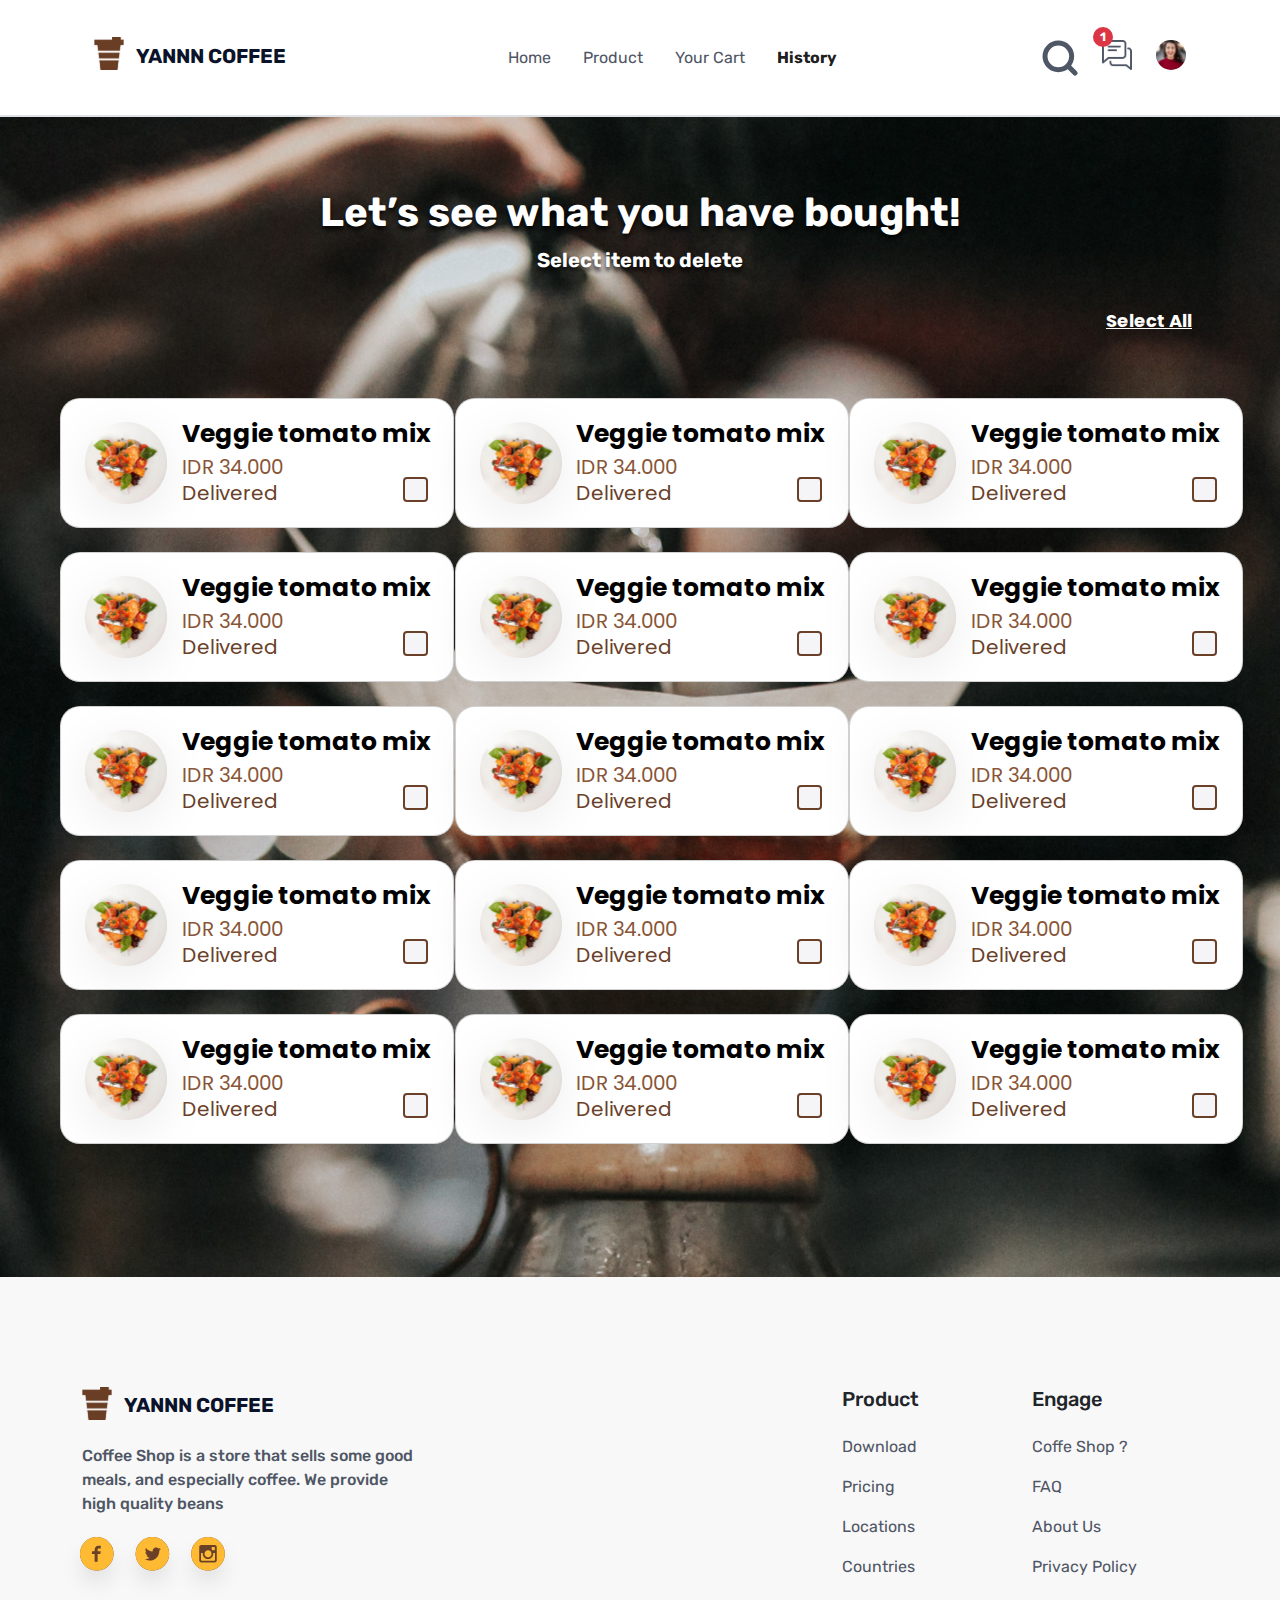
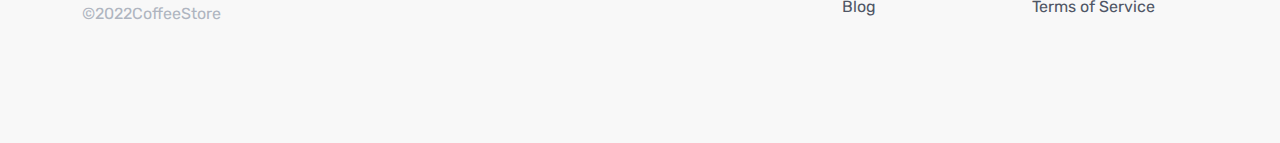
<file: history.html>
<!DOCTYPE html>
<html lang="en">

<head>
    <meta charset="UTF-8">
    <meta http-equiv="X-UA-Compatible" content="IE=edge">
    <meta name="viewport" content="width=device-width, initial-scale=1.0">

    <!-- Bootstrap v5.2 -->
    <link rel="stylesheet" type="text/css" href="css/bootstrap.min.css">

    <!-- Google Font -->
    <link rel="preconnect" href="https://fonts.googleapis.com">
    <link rel="preconnect" href="https://fonts.gstatic.com" crossorigin>
    <link
        href="https://fonts.googleapis.com/css2?family=Poppins:wght@400;500;700;900&family=Rubik:wght@400;500;700&display=swap"
        rel="stylesheet">

    <!-- CSS -->
    <link rel="stylesheet" href="css/history.css">

    <title>History</title>
    <link rel="icon" type="image/x-icon" href="img/coffeeLogo.svg">
</head>

<body>

    <!-- Navbar Start -->
    <header class="border-bottom border-2">
        <div class="container">
            <nav class="navbar navbar-expand-lg my-4">
                <div class="container-fluid">
                    <a class="navbar-brand" href="index.html">
                        <img src="img/coffeeLogo.svg" alt="logo" class="pb-2">
                        <p class="d-inline ps-2">YANNN COFFEE</p>
                    </a>
                    <button class="navbar-toggler" type="button" data-bs-toggle="collapse" data-bs-target="#navbarNav"
                        aria-controls="navbarNav" aria-expanded="false" aria-label="Toggle navigation">
                        <span class="navbar-toggler-icon"></span>
                    </button>
                    <div class="collapse navbar-collapse justify-content-center" id="navbarNav">
                        <ul class="navbar-nav">
                            <li class="nav-item">
                                <a class="nav-link mx-2" aria-current="page" href="index.html">Home</a>
                            </li>
                            <li class="nav-item">
                                <a class="nav-link mx-2" href="product.html">Product</a>
                            </li>
                            <li class="nav-item">
                                <a class="nav-link mx-2" href="yourcart.html">Your Cart</a>
                            </li>
                            <li class="nav-item">
                                <a class="nav-link active mx-2" href="history.html">History</a>
                            </li>
                        </ul>
                    </div>
                    <div class="d-lg-flex">
                        <a href="#">
                            <img src="img/product/search.svg" alt="search">
                        </a>
                        <a class="mx-4" href="chat.html">
                            <img src="img/product/chat.svg" alt="chat">
                            <span class="position-absolute top-0 start-100 translate-middle badge-notif bg-danger-notif d-none d-lg-block">
                                1
                                <span class="visually-hidden">unread messages</span>
                        </a>
                        <a href="profile.html">
                            <img src="img/product/profilepic.svg" alt="profile">
                        </a>
                    </div>
                </div>
            </nav>
        </div>
    </header>
    <!-- Navbar End -->

    <!-- MAIN START -->
    <main>
        <div class="p-5 bg-primary text-white hero">

            <div class="row">
                <div class="col text-center mt-4">
                    <h3 class="s-4">Let’s see what you have bought!</h3>
                    <p class="s-5">Select item to delete</p>
                </div>
            </div>

            <div class="row">
                <div class="col text-end mt-3 select-all">
                    <a href="#">
                        <p>Select All</p>
                    </a>
                </div>
            </div>

            <!-- CARD START!! -->
            <div class="container-fluid">
                <div class="row mt-5">
                    <div class="col">
                        <div class="row row-cols-1 row-cols-md-3 g-4">

                            <!-- card-1-start -->
                            <div class="col">
                                <div class="card card-style" style="height: 130px; width: 394px;">
                                    <div class="row">
                                        <div class="col-4">
                                            <img src="img/history/product.svg" class="card-img-top img-product" alt="...">
                                        </div>
                                        <div class="col">
                                            <div class="row" style="padding-top: 20px;">
                                                <div class="col">
                                                    <h4 class="s-1">Veggie tomato mix</h4>
                                                </div>
                                                <div class="row">
                                                    <div class="col">
                                                        <p class="s-2">IDR 34.000</p>
                                                        <p class="s-3">Delivered</p>
                                                    </div>
                                                    <!-- Checkbox start -->
                                                    <div class="col-2" style="margin-right: 8px; margin-top: 16px;">
                                                        <div class="form-check">
                                                            <input class="form-check-input" type="checkbox" value="" id="flexCheckDefault">
                                                            <label class="form-check-label" for="flexCheckDefault"></label>
                                                        </div>
                                                    </div>
                                                    <!-- Checkbox end -->
                                                </div>
                                            </div>
                                        </div>
                                    </div>
                                </div>
                            </div>
                            <!-- card-1-end -->

                            <!-- card-2-start -->
                            <div class="col">
                                <div class="card card-style" style="height: 130px; width: 394px;">
                                    <div class="row">
                                        <div class="col-4">
                                            <img src="img/history/product.svg" class="card-img-top img-product" alt="...">
                                        </div>
                                        <div class="col">
                                            <div class="row" style="padding-top: 20px;">
                                                <div class="col">
                                                    <h4 class="s-1">Veggie tomato mix</h4>
                                                </div>
                                                <div class="row">
                                                    <div class="col">
                                                        <p class="s-2">IDR 34.000</p>
                                                        <p class="s-3">Delivered</p>
                                                    </div>
                                                    <!-- Checkbox start -->
                                                    <div class="col-2" style="margin-right: 8px; margin-top: 16px;">
                                                        <div class="form-check">
                                                            <input class="form-check-input" type="checkbox" value="" id="flexCheckDefault">
                                                            <label class="form-check-label" for="flexCheckDefault"></label>
                                                        </div>
                                                    </div>
                                                    <!-- Checkbox end -->
                                                </div>
                                            </div>
                                        </div>
                                    </div>
                                </div>
                            </div>
                            <!-- card-2-end -->

                            <!-- card-3-start -->
                            <div class="col">
                                <div class="card card-style" style="height: 130px; width: 394px;">
                                    <div class="row">
                                        <div class="col-4">
                                            <img src="img/history/product.svg" class="card-img-top img-product" alt="...">
                                        </div>
                                        <div class="col">
                                            <div class="row" style="padding-top: 20px;">
                                                <div class="col">
                                                    <h4 class="s-1">Veggie tomato mix</h4>
                                                </div>
                                                <div class="row">
                                                    <div class="col">
                                                        <p class="s-2">IDR 34.000</p>
                                                        <p class="s-3">Delivered</p>
                                                    </div>
                                                    <!-- Checkbox start -->
                                                    <div class="col-2" style="margin-right: 8px; margin-top: 16px;">
                                                        <div class="form-check">
                                                            <input class="form-check-input" type="checkbox" value="" id="flexCheckDefault">
                                                            <label class="form-check-label" for="flexCheckDefault"></label>
                                                        </div>
                                                    </div>
                                                    <!-- Checkbox end -->
                                                </div>
                                            </div>
                                        </div>
                                    </div>
                                </div>
                            </div>
                            <!-- card-3-end -->

                            <!-- card-4-start -->
                            <div class="col">
                                <div class="card card-style" style="height: 130px; width: 394px;">
                                    <div class="row">
                                        <div class="col-4">
                                            <img src="img/history/product.svg" class="card-img-top img-product" alt="...">
                                        </div>
                                        <div class="col">
                                            <div class="row" style="padding-top: 20px;">
                                                <div class="col">
                                                    <h4 class="s-1">Veggie tomato mix</h4>
                                                </div>
                                                <div class="row">
                                                    <div class="col">
                                                        <p class="s-2">IDR 34.000</p>
                                                        <p class="s-3">Delivered</p>
                                                    </div>
                                                    <!-- Checkbox start -->
                                                    <div class="col-2" style="margin-right: 8px; margin-top: 16px;">
                                                        <div class="form-check">
                                                            <input class="form-check-input" type="checkbox" value="" id="flexCheckDefault">
                                                            <label class="form-check-label" for="flexCheckDefault"></label>
                                                        </div>
                                                    </div>
                                                    <!-- Checkbox end -->
                                                </div>
                                            </div>
                                        </div>
                                    </div>
                                </div>
                            </div>
                            <!-- card-4-end -->

                            <!-- card-5-start -->
                            <div class="col">
                                <div class="card card-style" style="height: 130px; width: 394px;">
                                    <div class="row">
                                        <div class="col-4">
                                            <img src="img/history/product.svg" class="card-img-top img-product" alt="...">
                                        </div>
                                        <div class="col">
                                            <div class="row" style="padding-top: 20px;">
                                                <div class="col">
                                                    <h4 class="s-1">Veggie tomato mix</h4>
                                                </div>
                                                <div class="row">
                                                    <div class="col">
                                                        <p class="s-2">IDR 34.000</p>
                                                        <p class="s-3">Delivered</p>
                                                    </div>
                                                    <!-- Checkbox start -->
                                                    <div class="col-2" style="margin-right: 8px; margin-top: 16px;">
                                                        <div class="form-check">
                                                            <input class="form-check-input" type="checkbox" value="" id="flexCheckDefault">
                                                            <label class="form-check-label" for="flexCheckDefault"></label>
                                                        </div>
                                                    </div>
                                                    <!-- Checkbox end -->
                                                </div>
                                            </div>
                                        </div>
                                    </div>
                                </div>
                            </div>
                            <!-- card-5-end -->

                            <!-- card-6-start -->
                            <div class="col">
                                <div class="card card-style" style="height: 130px; width: 394px;">
                                    <div class="row">
                                        <div class="col-4">
                                            <img src="img/history/product.svg" class="card-img-top img-product" alt="...">
                                        </div>
                                        <div class="col">
                                            <div class="row" style="padding-top: 20px;">
                                                <div class="col">
                                                    <h4 class="s-1">Veggie tomato mix</h4>
                                                </div>
                                                <div class="row">
                                                    <div class="col">
                                                        <p class="s-2">IDR 34.000</p>
                                                        <p class="s-3">Delivered</p>
                                                    </div>
                                                    <!-- Checkbox start -->
                                                    <div class="col-2" style="margin-right: 8px; margin-top: 16px;">
                                                        <div class="form-check">
                                                            <input class="form-check-input" type="checkbox" value="" id="flexCheckDefault">
                                                            <label class="form-check-label" for="flexCheckDefault"></label>
                                                        </div>
                                                    </div>
                                                    <!-- Checkbox end -->
                                                </div>
                                            </div>
                                        </div>
                                    </div>
                                </div>
                            </div>
                            <!-- card-6-end -->

                            <!-- card-7-start -->
                            <div class="col">
                                <div class="card card-style" style="height: 130px; width: 394px;">
                                    <div class="row">
                                        <div class="col-4">
                                            <img src="img/history/product.svg" class="card-img-top img-product" alt="...">
                                        </div>
                                        <div class="col">
                                            <div class="row" style="padding-top: 20px;">
                                                <div class="col">
                                                    <h4 class="s-1">Veggie tomato mix</h4>
                                                </div>
                                                <div class="row">
                                                    <div class="col">
                                                        <p class="s-2">IDR 34.000</p>
                                                        <p class="s-3">Delivered</p>
                                                    </div>
                                                    <!-- Checkbox start -->
                                                    <div class="col-2" style="margin-right: 8px; margin-top: 16px;">
                                                        <div class="form-check">
                                                            <input class="form-check-input" type="checkbox" value="" id="flexCheckDefault">
                                                            <label class="form-check-label" for="flexCheckDefault"></label>
                                                        </div>
                                                    </div>
                                                    <!-- Checkbox end -->
                                                </div>
                                            </div>
                                        </div>
                                    </div>
                                </div>
                            </div>
                            <!-- card-7-end -->

                            <!-- card-8-start -->
                            <div class="col">
                                <div class="card card-style" style="height: 130px; width: 394px;">
                                    <div class="row">
                                        <div class="col-4">
                                            <img src="img/history/product.svg" class="card-img-top img-product" alt="...">
                                        </div>
                                        <div class="col">
                                            <div class="row" style="padding-top: 20px;">
                                                <div class="col">
                                                    <h4 class="s-1">Veggie tomato mix</h4>
                                                </div>
                                                <div class="row">
                                                    <div class="col">
                                                        <p class="s-2">IDR 34.000</p>
                                                        <p class="s-3">Delivered</p>
                                                    </div>
                                                    <!-- Checkbox start -->
                                                    <div class="col-2" style="margin-right: 8px; margin-top: 16px;">
                                                        <div class="form-check">
                                                            <input class="form-check-input" type="checkbox" value="" id="flexCheckDefault">
                                                            <label class="form-check-label" for="flexCheckDefault"></label>
                                                        </div>
                                                    </div>
                                                    <!-- Checkbox end -->
                                                </div>
                                            </div>
                                        </div>
                                    </div>
                                </div>
                            </div>
                            <!-- card-8-end -->

                            <!-- card-9-start -->
                            <div class="col">
                                <div class="card card-style" style="height: 130px; width: 394px;">
                                    <div class="row">
                                        <div class="col-4">
                                            <img src="img/history/product.svg" class="card-img-top img-product" alt="...">
                                        </div>
                                        <div class="col">
                                            <div class="row" style="padding-top: 20px;">
                                                <div class="col">
                                                    <h4 class="s-1">Veggie tomato mix</h4>
                                                </div>
                                                <div class="row">
                                                    <div class="col">
                                                        <p class="s-2">IDR 34.000</p>
                                                        <p class="s-3">Delivered</p>
                                                    </div>
                                                    <!-- Checkbox start -->
                                                    <div class="col-2" style="margin-right: 8px; margin-top: 16px;">
                                                        <div class="form-check">
                                                            <input class="form-check-input" type="checkbox" value="" id="flexCheckDefault">
                                                            <label class="form-check-label" for="flexCheckDefault"></label>
                                                        </div>
                                                    </div>
                                                    <!-- Checkbox end -->
                                                </div>
                                            </div>
                                        </div>
                                    </div>
                                </div>
                            </div>
                            <!-- card-9-end -->

                            <!-- card-10-start -->
                            <div class="col">
                                <div class="card card-style" style="height: 130px; width: 394px;">
                                    <div class="row">
                                        <div class="col-4">
                                            <img src="img/history/product.svg" class="card-img-top img-product" alt="...">
                                        </div>
                                        <div class="col">
                                            <div class="row" style="padding-top: 20px;">
                                                <div class="col">
                                                    <h4 class="s-1">Veggie tomato mix</h4>
                                                </div>
                                                <div class="row">
                                                    <div class="col">
                                                        <p class="s-2">IDR 34.000</p>
                                                        <p class="s-3">Delivered</p>
                                                    </div>
                                                    <!-- Checkbox start -->
                                                    <div class="col-2" style="margin-right: 8px; margin-top: 16px;">
                                                        <div class="form-check">
                                                            <input class="form-check-input" type="checkbox" value="" id="flexCheckDefault">
                                                            <label class="form-check-label" for="flexCheckDefault"></label>
                                                        </div>
                                                    </div>
                                                    <!-- Checkbox end -->
                                                </div>
                                            </div>
                                        </div>
                                    </div>
                                </div>
                            </div>
                            <!-- card-10-end -->

                            <!-- card-11-start -->
                            <div class="col">
                                <div class="card card-style" style="height: 130px; width: 394px;">
                                    <div class="row">
                                        <div class="col-4">
                                            <img src="img/history/product.svg" class="card-img-top img-product" alt="...">
                                        </div>
                                        <div class="col">
                                            <div class="row" style="padding-top: 20px;">
                                                <div class="col">
                                                    <h4 class="s-1">Veggie tomato mix</h4>
                                                </div>
                                                <div class="row">
                                                    <div class="col">
                                                        <p class="s-2">IDR 34.000</p>
                                                        <p class="s-3">Delivered</p>
                                                    </div>
                                                    <!-- Checkbox start -->
                                                    <div class="col-2" style="margin-right: 8px; margin-top: 16px;">
                                                        <div class="form-check">
                                                            <input class="form-check-input" type="checkbox" value="" id="flexCheckDefault">
                                                            <label class="form-check-label" for="flexCheckDefault"></label>
                                                        </div>
                                                    </div>
                                                    <!-- Checkbox end -->
                                                </div>
                                            </div>
                                        </div>
                                    </div>
                                </div>
                            </div>
                            <!-- card-11-end -->

                            <!-- card-12-start -->
                            <div class="col">
                                <div class="card card-style" style="height: 130px; width: 394px;">
                                    <div class="row">
                                        <div class="col-4">
                                            <img src="img/history/product.svg" class="card-img-top img-product" alt="...">
                                        </div>
                                        <div class="col">
                                            <div class="row" style="padding-top: 20px;">
                                                <div class="col">
                                                    <h4 class="s-1">Veggie tomato mix</h4>
                                                </div>
                                                <div class="row">
                                                    <div class="col">
                                                        <p class="s-2">IDR 34.000</p>
                                                        <p class="s-3">Delivered</p>
                                                    </div>
                                                    <!-- Checkbox start -->
                                                    <div class="col-2" style="margin-right: 8px; margin-top: 16px;">
                                                        <div class="form-check">
                                                            <input class="form-check-input" type="checkbox" value="" id="flexCheckDefault">
                                                            <label class="form-check-label" for="flexCheckDefault"></label>
                                                        </div>
                                                    </div>
                                                    <!-- Checkbox end -->
                                                </div>
                                            </div>
                                        </div>
                                    </div>
                                </div>
                            </div>
                            <!-- card-12-end -->

                            <!-- card-13-start -->
                            <div class="col">
                                <div class="card card-style" style="height: 130px; width: 394px;">
                                    <div class="row">
                                        <div class="col-4">
                                            <img src="img/history/product.svg" class="card-img-top img-product" alt="...">
                                        </div>
                                        <div class="col">
                                            <div class="row" style="padding-top: 20px;">
                                                <div class="col">
                                                    <h4 class="s-1">Veggie tomato mix</h4>
                                                </div>
                                                <div class="row">
                                                    <div class="col">
                                                        <p class="s-2">IDR 34.000</p>
                                                        <p class="s-3">Delivered</p>
                                                    </div>
                                                    <!-- Checkbox start -->
                                                    <div class="col-2" style="margin-right: 8px; margin-top: 16px;">
                                                        <div class="form-check">
                                                            <input class="form-check-input" type="checkbox" value="" id="flexCheckDefault">
                                                            <label class="form-check-label" for="flexCheckDefault"></label>
                                                        </div>
                                                    </div>
                                                    <!-- Checkbox end -->
                                                </div>
                                            </div>
                                        </div>
                                    </div>
                                </div>
                            </div>
                            <!-- card-13-end -->

                            <!-- card-14-start -->
                            <div class="col">
                                <div class="card card-style" style="height: 130px; width: 394px;">
                                    <div class="row">
                                        <div class="col-4">
                                            <img src="img/history/product.svg" class="card-img-top img-product" alt="...">
                                        </div>
                                        <div class="col">
                                            <div class="row" style="padding-top: 20px;">
                                                <div class="col">
                                                    <h4 class="s-1">Veggie tomato mix</h4>
                                                </div>
                                                <div class="row">
                                                    <div class="col">
                                                        <p class="s-2">IDR 34.000</p>
                                                        <p class="s-3">Delivered</p>
                                                    </div>
                                                    <!-- Checkbox start -->
                                                    <div class="col-2" style="margin-right: 8px; margin-top: 16px;">
                                                        <div class="form-check">
                                                            <input class="form-check-input" type="checkbox" value="" id="flexCheckDefault">
                                                            <label class="form-check-label" for="flexCheckDefault"></label>
                                                        </div>
                                                    </div>
                                                    <!-- Checkbox end -->
                                                </div>
                                            </div>
                                        </div>
                                    </div>
                                </div>
                            </div>
                            <!-- card-14-end -->

                            <!-- card-15-start -->
                            <div class="col">
                                <div class="card card-style" style="height: 130px; width: 394px;">
                                    <div class="row">
                                        <div class="col-4">
                                            <img src="img/history/product.svg" class="card-img-top img-product" alt="...">
                                        </div>
                                        <div class="col">
                                            <div class="row" style="padding-top: 20px;">
                                                <div class="col">
                                                    <h4 class="s-1">Veggie tomato mix</h4>
                                                </div>
                                                <div class="row">
                                                    <div class="col">
                                                        <p class="s-2">IDR 34.000</p>
                                                        <p class="s-3">Delivered</p>
                                                    </div>
                                                    <!-- Checkbox start -->
                                                    <div class="col-2" style="margin-right: 8px; margin-top: 16px;">
                                                        <div class="form-check">
                                                            <input class="form-check-input" type="checkbox" value="" id="flexCheckDefault">
                                                            <label class="form-check-label" for="flexCheckDefault"></label>
                                                        </div>
                                                    </div>
                                                    <!-- Checkbox end -->
                                                </div>
                                            </div>
                                        </div>
                                    </div>
                                </div>
                            </div>
                            <!-- card-15-end -->

                        </div>
                    </div>
                </div>
            </div>
            <!-- CARD END!! -->

        </div>
    </main>
    <!-- MAIN END-->

    <!-- Footer Start -->
    <footer>
        <div class="container-fluid" style="background-color: #F8F8F8; height: 466px;">
            <div class="container">
                <div class="row">
                    <div class="col-8 pt-footer">
                        <a href="index.html">
                            <img src="img/coffeeLogo.svg" alt="logo" class="pb-2">
                            <p class="d-inline ps-2"
                                style="text-decoration: none; color: #0B132A; font-size: 20px; font-weight: 700;">YANNN
                                COFFEE</p>
                        </a>
                        <p class="mt-3" style="font-size: 16px; font-weight: 500; color: #4F5665;">
                            Coffee Shop is a store that sells some good <br>meals, and especially coffee. We provide
                            <br>high quality beans
                        </p>
                        <div class="d-lg-flex">
                            <a href="https://www.facebook.com/ryanagungsamudra/" target="_blank"
                                style="margin-left: -20px;">
                                <img src="img/Facebook.svg" alt="Facbook">
                            </a>
                            <a href="https://mobile.twitter.com/ryansamudra67" target="_blank" style="margin-left: -15px;">
                                <img src="img/Twitter.svg" alt="Twitter">
                            </a>
                            <a href="https://instagram.com/ryanagungsamudra/" target="_blank" style="margin-left: -15px;">
                                <img src="img/Instagram.svg">
                            </a>
                        </div>
    
                        <p style="color: #AFB5C0; font-size: 16px; font-weight: 400;">©2022CoffeeStore</p>
                    </div>
                    <div class="col-2 pt-footer">
                        <h5 class="mb-4">Product</h5>
                        <a href="#">
                            <p>Download</p>
                        </a>
                        <a href="#">
                            <p>Pricing</p>
                        </a>
                        <a href="#">
                            <p>Locations</p>
                        </a>
                        <a href="#">
                            <p>Countries</p>
                        </a>
                        <a href="#">
                            <p>Blog</p>
                        </a>
                    </div>
                    <div class="col-2 pt-footer">
                        <h5 class="mb-4">Engage</h5>
                        <a href="#">
                            <p>Coffe Shop ?</p>
                        </a>
                        <a href="#">
                            <p>FAQ</p>
                        </a>
                        <a href="#">
                            <p>About Us</p>
                        </a>
                        <a href="#">
                            <p>Privacy Policy</p>
                        </a>
                        <a href="#">
                            <p>Terms of Service</p>
                        </a>
                    </div>
                </div>
            </div>
        </div>
    </footer>
    <!-- Footer End -->

    <script type="text/javascript" src="js/bootstrap.min.js"></script>
</body>
</html>
</file>
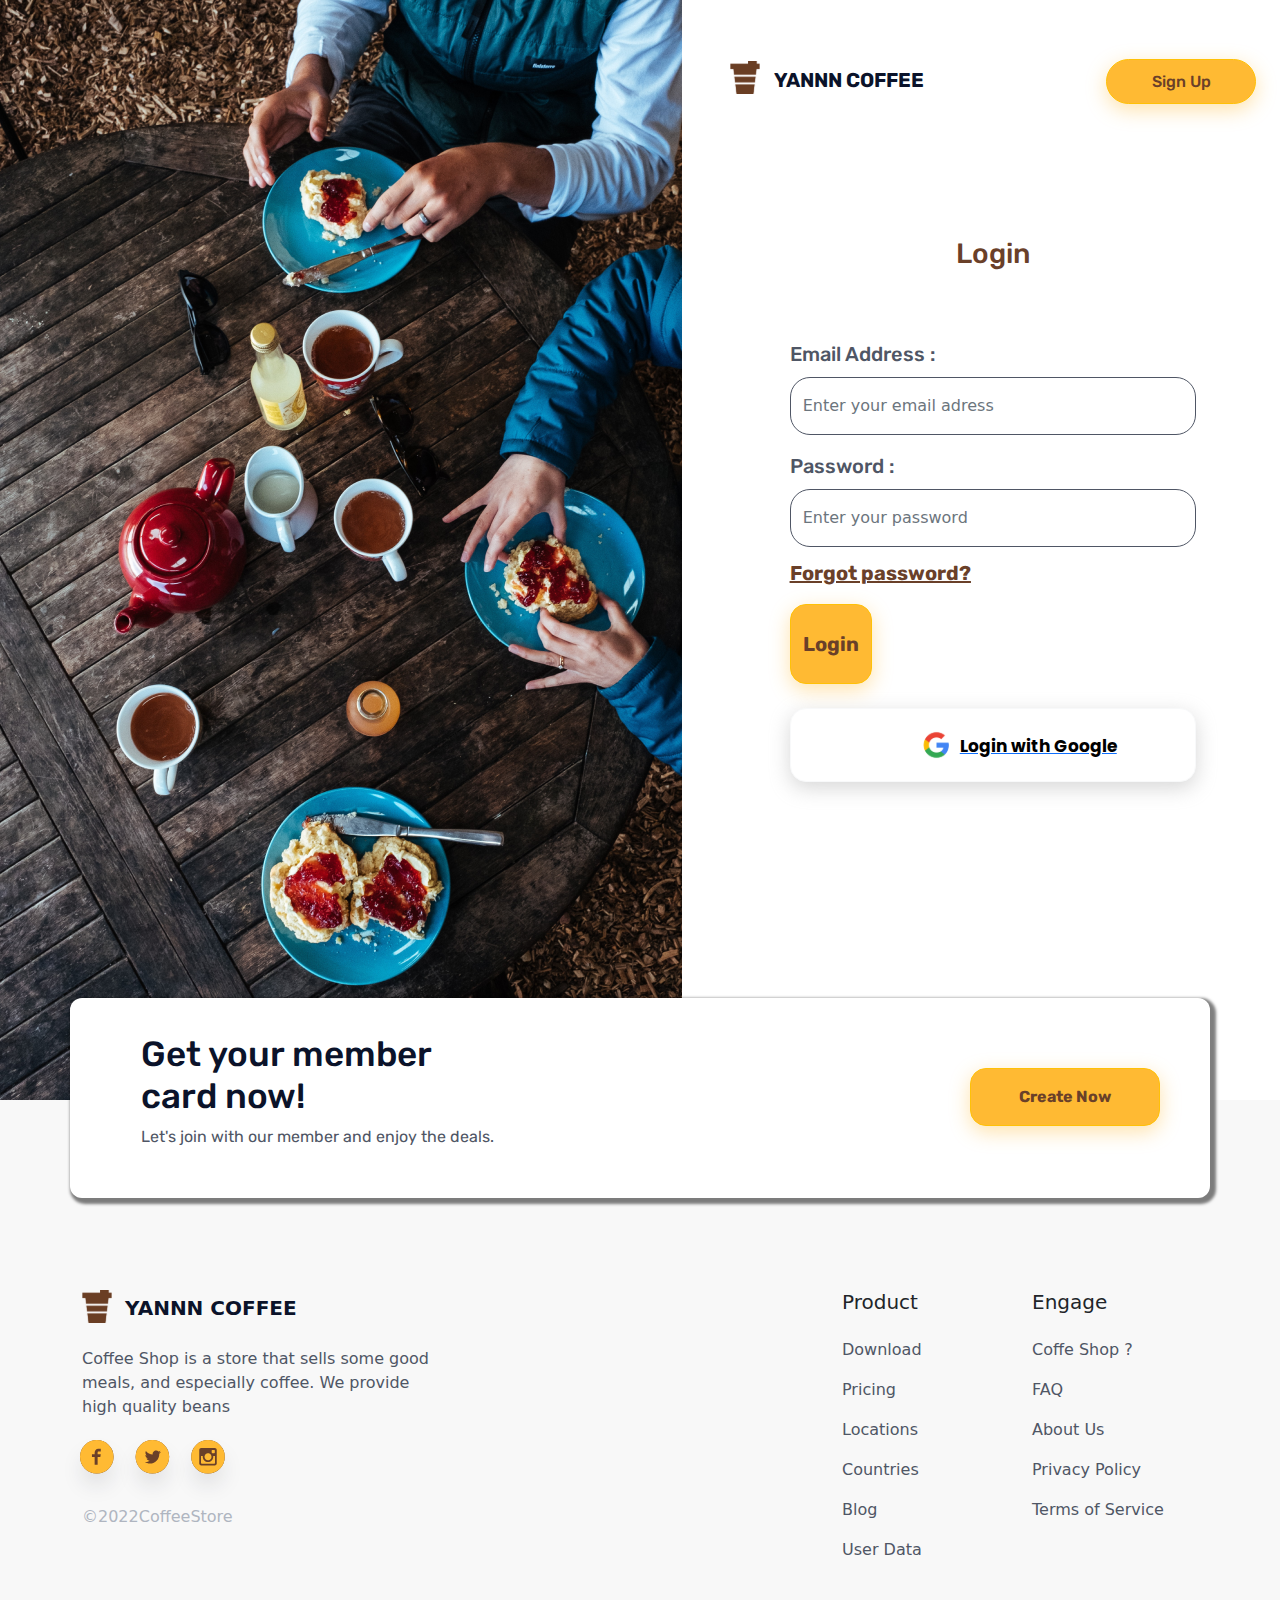
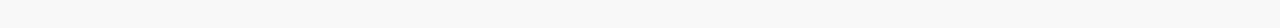
<file: login.html>
<!DOCTYPE html>
<html lang="en">

<head>
    <meta charset="UTF-8">
    <meta http-equiv="X-UA-Compatible" content="IE=edge">
    <meta name="viewport" content="width=device-width, initial-scale=1.0">

    <!-- Bootstrap v5.2 -->
    <link rel="stylesheet" type="text/css" href="css/bootstrap.min.css">

    <!-- Google Font -->
    <link rel="preconnect" href="https://fonts.googleapis.com">
    <link rel="preconnect" href="https://fonts.gstatic.com" crossorigin>
    <link
        href="https://fonts.googleapis.com/css2?family=Poppins:wght@400;500;700;900&family=Rubik:wght@400;500;700&display=swap"
        rel="stylesheet">

    <!-- CSS -->
    <link rel="stylesheet" href="css/login.css">

    <title>Login</title>
    <link rel="icon" type="image/x-icon" href="img/coffeeLogo.svg">
</head>

<body>

    <!-- Main Start -->
    <main>
        <div class="row">
            <!-- LEFT SIDE -->
            <div class="col">
                <div class="bg-primary text-white hero"></div>
            </div>
            <!-- RIGHT SIDE -->
            <div class="col">

                <div class="row">
                    <div class="col">
                        <!-- navbar start -->
                        <div class="container mt-5">
                            <nav class="navbar navbar-expand-lg my-4">
                                <div class="container-fluid">
                                    <a class="navbar-brand" href="index.html">
                                        <img src="img/coffeeLogo.svg" alt="logo" class="pb-2">
                                        <p class="d-inline ps-2 s-lg" style="font-size: 20px; color: #0B132A;">YANNN COFFEE</p>
                                    </a>
                                    <a href="signup.html">
                                        <div class="btn btn-warning signup-nav rounded-pill px-4 py-2 s-md" style="font-size: 16px;"><p style="margin-top: 2px;">Sign Up</p></div>
                                    </a>
                                </div>
                            </nav>
                        </div>
                        <!-- navbar end -->
                    </div>
                </div>

                <div class="container w-75">
                    <div class="row">
                        <div class="col text-center s-lg pt-5" style="font-size: 35px; color: #6A4029; margin-top: 50px; margin-bottom: 60px;">
                            <h3>Login</h3>
                        </div>
                    </div>

                    <!-- FORM START -->
                    <form name="loginForm">
                        <div class="mb-3">
                            <label for="exampleInputEmail1" class="form-label s-md" style="font-size: 20px; color: #4F5665;">Email Address :</label>
                            <input type="email" class="form-control py-3" id="emailLogin" aria-describedby="emailHelp" placeholder="Enter your email adress">
                        </div>
                        <div class="mb-3">
                            <label for="exampleInputPassword1" class="form-label s-md" style="font-size: 20px; color: #4F5665;">Password :</label>
                            <input type="password" class="form-control py-3" id="passwordLogin" placeholder="Enter your password">
                        </div>
                        <div class="mb-3 form-check">
                        </div>
                        <div class="row">
                            <div class="col">
                                <a href="forgotpassword.html" class="s-lg" style="font-size: 20px; color: #6A4029;"><p style="margin-top: -45px;"><u>Forgot password?</u></p></a>
                            </div>
                        </div>

                        <input type="submit" value="Login" class="btn btn-warning rounded-4 s-lg py-4 input-login" style="font-size: 20px;">
                        
                        <div class="row">
                            <div class="col mt-4">
                                <a href="#">
                                    <div class="btn btn-light d-flex rounded-4">
                                        <img src="img/login/googleLogo.svg" alt="google" style="margin-left: 120px;">
                                        <p class="s-1" style="margin-top: 19px; margin-left: 10px;">Login with Google</p> 
                                    </div>
                                </a>
                            </div>
                        </div>
                    </form>
                    <!-- FORM END -->

                </div>

            </div>
        </div>
    </main>
    <!-- Main End -->
        
    <!-- Footer Start -->
    <footer>
        <div class="container-fluid" style="background-color: #F8F8F8; height: 528px;">
            <div class="container">
                <div class="row">
                    <div class="col-8 pt-footer">
                        <a href="index.html">
                            <img src="img/coffeeLogo.svg" alt="logo" class="pb-2">
                            <p class="d-inline ps-2"
                                style="text-decoration: none; color: #0B132A; font-size: 20px; font-weight: 700;">YANNN
                                COFFEE</p>
                        </a>
                        <p class="mt-3" style="font-size: 16px; font-weight: 500; color: #4F5665;">
                            Coffee Shop is a store that sells some good <br>meals, and especially coffee. We provide
                            <br>high quality beans
                        </p>
                        <div class="d-lg-flex">
                            <a href="https://www.facebook.com/ryanagungsamudra/" target="_blank"
                                style="margin-left: -20px;">
                                <img src="img/Facebook.svg" alt="Facbook">
                            </a>
                            <a href="https://mobile.twitter.com/ryansamudra67" target="_blank" style="margin-left: -15px;">
                                <img src="img/Twitter.svg" alt="Twitter">
                            </a>
                            <a href="https://instagram.com/ryanagungsamudra/" target="_blank" style="margin-left: -15px;">
                                <img src="img/Instagram.svg" alt="Instagram">
                            </a>
                        </div>
    
                        <p style="color: #AFB5C0; font-size: 16px; font-weight: 400;">©2022CoffeeStore</p>
                    </div>
                    <div class="col-2 pt-footer">
                        <h5 class="mb-4">Product</h5>
                        <a href="#">
                            <p>Download</p>
                        </a>
                        <a href="#">
                            <p>Pricing</p>
                        </a>
                        <a href="#">
                            <p>Locations</p>
                        </a>
                        <a href="#">
                            <p>Countries</p>
                        </a>
                        <a href="#">
                            <p>Blog</p>
                        </a>
                        <a href="userdata.html">
                            <p>User Data</p>
                        </a>
                    </div>
                    <div class="col-2 pt-footer">
                        <h5 class="mb-4">Engage</h5>
                        <a href="#">
                            <p>Coffe Shop ?</p>
                        </a>
                        <a href="#">
                            <p>FAQ</p>
                        </a>
                        <a href="#">
                            <p>About Us</p>
                        </a>
                        <a href="#">
                            <p>Privacy Policy</p>
                        </a>
                        <a href="#">
                            <p>Terms of Service</p>
                        </a>
                    </div>
                </div>
            </div>
        </div>
    </footer>
    <!-- Footer End -->

        <!-- info panel footer start -->
        <div class="container">
            <div class="row info-panel-footer">
                <div class="col">
                    <div class="container-fluid">
                        <div class="container">
                            <div class="row">
                                <div class="col">
                                    <h4 class="typo-primary s-md" style="font-size: 35px; color: #0B132A;">Get your member <br>card now!</h4>
                                    <p class="typo-secondary s-sm" style="font-size: 16px; color: #4F5665;">Let's join with our member and enjoy the deals.</p>
                                </div>
                                <div class="col">
                                    <a href="#"><button class="btn btn-warning rounded-4  px-5 py-3 s-lg" style="font-size: 16px;">Create Now</button></a>
                                </div>
                            </div>
                        </div>
                    </div>
                </div>
            </div>
        </div>
        <!-- info panel footer end -->

    <script type="text/javascript" src="js/bootstrap.min.js"></script>
    <script>
    // LOGIN FORM
        //Collecting form data
        document.querySelector("form[name=loginForm]").onsubmit = function (event) {
            event.preventDefault()

            let emailLogin = document.getElementById("emailLogin").value
            let passwordLogin = document.getElementById("passwordLogin").value

            console.log(emailLogin)
            console.log(passwordLogin)

            document.querySelector("form[name=loginForm]").reset()
        }
    </script>
</body>

</html>
</file>
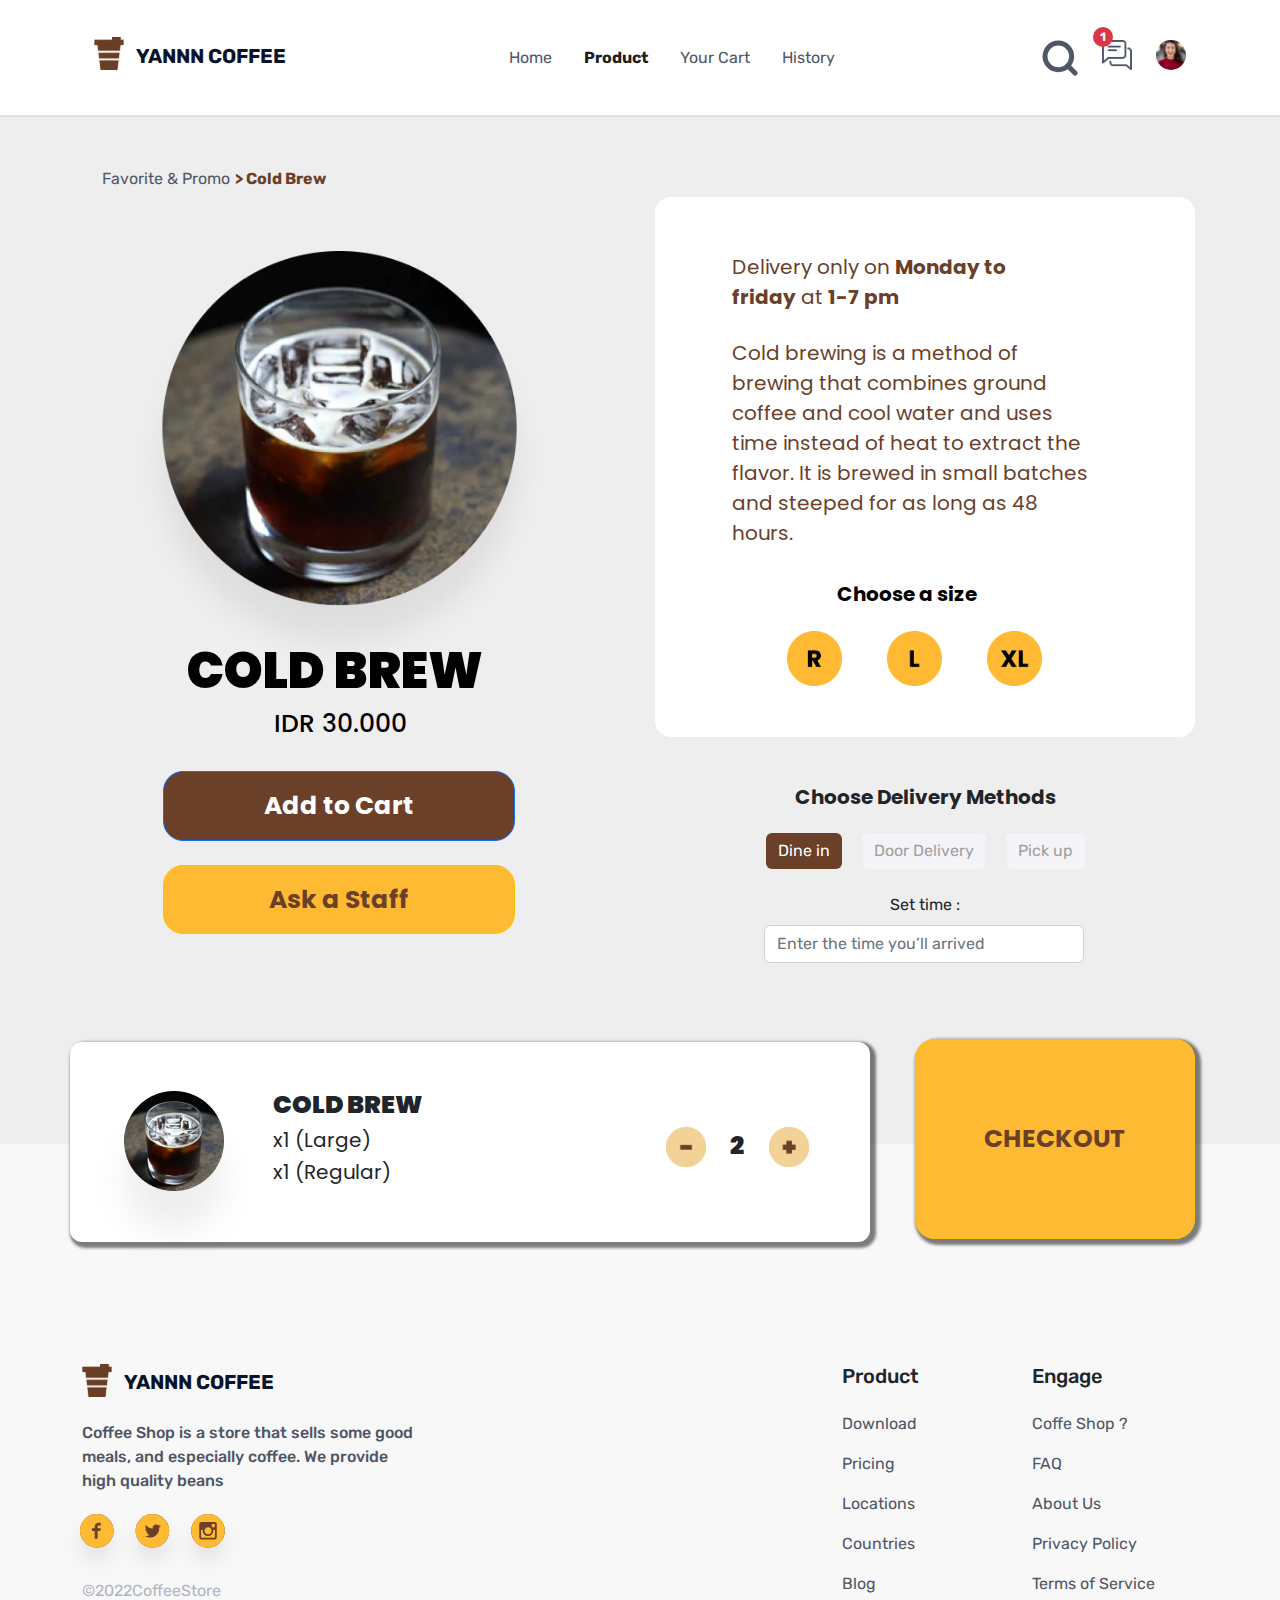
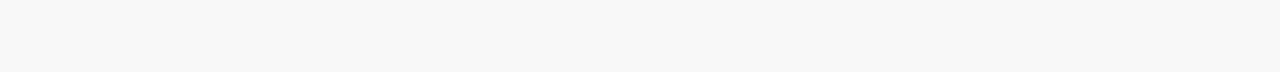
<file: product-detail.html>
<!DOCTYPE html>
<html lang="en">
<head>
    <meta charset="UTF-8">
    <meta http-equiv="X-UA-Compatible" content="IE=edge">
    <meta name="viewport" content="width=device-width, initial-scale=1.0">

    <!-- Bootstrap v5.2 -->
    <link rel="stylesheet" type="text/css" href="css/bootstrap.min.css">
    
    <!-- Google Font -->
    <link rel="preconnect" href="https://fonts.googleapis.com">
    <link rel="preconnect" href="https://fonts.gstatic.com" crossorigin>
    <link
        href="https://fonts.googleapis.com/css2?family=Poppins:wght@400;500;700;900&family=Rubik:wght@400;500;700&display=swap"
        rel="stylesheet">
    
    <!-- CSS -->
    <link rel="stylesheet" href="css/product-detail.css">

    <title>Product Detail</title>
    <link rel="icon" type="image/x-icon" href="img/coffeeLogo.svg">
</head>
<body>

    <!-- Navbar Start -->
    <header class="border-bottom border-2">
        <div class="container">
            <nav class="navbar navbar-expand-lg my-4">
                <div class="container-fluid">
                    <a class="navbar-brand" href="index.html">
                        <img src="img/coffeeLogo.svg" alt="logo" class="pb-2">
                        <p class="d-inline ps-2">YANNN COFFEE</p>
                    </a>
                    <button class="navbar-toggler" type="button" data-bs-toggle="collapse" data-bs-target="#navbarNav"
                        aria-controls="navbarNav" aria-expanded="false" aria-label="Toggle navigation">
                        <span class="navbar-toggler-icon"></span>
                    </button>
                    <div class="collapse navbar-collapse justify-content-center" id="navbarNav">
                        <ul class="navbar-nav">
                            <li class="nav-item">
                                <a class="nav-link mx-2" aria-current="page" href="index.html">Home</a>
                            </li>
                            <li class="nav-item">
                                <a class="nav-link active mx-2" href="product.html">Product</a>
                            </li>
                            <li class="nav-item">
                                <a class="nav-link mx-2" href="yourcart.html">Your Cart</a>
                            </li>
                            <li class="nav-item">
                                <a class="nav-link mx-2" href="history.html">History</a>
                            </li>
                        </ul>
                    </div>
                    <div class="d-lg-flex">
                        <a href="#">
                            <img src="img/product/search.svg" alt="search">
                        </a>
                        <a class="mx-4" href="chat.html">
                            <img src="img/product/chat.svg" alt="chat">
                            <span class="position-absolute top-0 start-100 translate-middle badge-notif bg-danger-notif d-none d-lg-block">
                                1
                                <span class="visually-hidden">unread messages</span>
                        </a>
                        <a href="profile.html">
                            <img src="img/product/profilepic.svg" alt="profile">
                        </a>
                    </div>
                </div>
            </nav>
        </div>
    </header>
    <!-- Navbar End -->

    <main>
        <div class="container-fluid" style="background-color: #EFEEEE; padding-bottom: 60px;">
            <div class="container">
                <div class="row">
                    <!-- LEFT CONTENT -->
                    <div class="col text-center">
                        <nav class="nav">
                            <a class="tab-link" aria-current="page" href="product.html">Favorite & Promo</a>
                            <a class="tab-link active" href="product-detail.html">> Cold Brew</a>
                        </nav>
                        
                        <div class="hero"></div>
                        <h1 class="s-1" style="margin-right: 40px;">COLD BREW</h1>
                        <h5 class="s-2" style="margin-right: 30px;">IDR 30.000</h5>

                        <button class="btn btn-primary mt-4" style="margin-right: 33px; padding: 15px 100px;">
                            Add to Cart
                        </button>
                        <button class="btn btn-warning mt-4" style="margin-right: 33px; padding: 15px 105px; margin-bottom: 150px;">
                            Ask a Staff
                        </button>
                    </div>
                    <!-- RIGHT CONTENT -->
                    <div class="col">
                        <div class="container rounded-4" style="background-color: #FFFFFF; height: 540px; width: 540px; margin-top: 80px;">
                            <p class="s-3" >Delivery only on <b>Monday to <br>friday</b> at <b>1-7 pm</b></p>
                            <p class="s-4">Cold brewing is a method of <br>brewing that combines ground <br>coffee and cool water and uses <br>time instead of heat to extract the <br>flavor. It is brewed in small batches <br>and steeped for as long as 48 <br>hours.</p>
                            <p class="s-5">Choose a size</p>
                            <div class="row">
                                <div class="col" style="margin-left: 120px; margin-top: 6px;">
                                    <a href="#"><img src="img/product-detail/R.jpg" style="width:55px; height:55px;" alt=""></a>
                                </div>
                                <div class="col">
                                    <a href="#"><img src="img/product-detail/L.jpg" style="width:55px; height:55px; margin-top: 6px;" alt=""></a>
                                </div>
                                <div class="col" style="margin-right: 120px;">
                                    <a href="#"><img src="img/product-detail/XL.jpg" style="width:55px; height:55px; margin-top: 6px;" alt=""></a>
                                </div>
                            </div>
                        </div>
                        <div class="container text-center mt-5">

                            <h5 class="s-6">Choose Delivery Methods</h5>
                            
                            <button class="btn btn-secondary mt-3">Dine in</button>
                            <button class="btn btn-light mx-3 mt-3">Door Delivery</button>
                            <button class="btn btn-light mt-3">Pick up</button>

                            <div class="set-time">
                                <div class="mb-3 mt-4">
                                    <label for="exampleFormControlInput1" class="form-label">Set time :</label>
                                    <input type="Set time" class="form-control w-s" style="margin-left: 100px;" id="set-time" placeholder="Enter the time you’ll arrived">
                                </div>
                            </div>
                            
                        </div>
                        
                    </div>
                </div>
            </div>
        </div>
    </main>

    <!-- Footer Start -->
    <footer>
        <div class="container-fluid" style="background-color: #F8F8F8; height: 528px;">
            <div class="container">
                <div class="row">
                    <div class="col-8 pt-footer">
                        <a href="index.html">
                            <img src="img/coffeeLogo.svg" alt="logo" class="pb-2">
                            <p class="d-inline ps-2"
                                style="text-decoration: none; color: #0B132A; font-size: 20px; font-weight: 700;">YANNN
                                COFFEE</p>
                        </a>
                        <p class="mt-3" style="font-size: 16px; font-weight: 500; color: #4F5665;">
                            Coffee Shop is a store that sells some good <br>meals, and especially coffee. We provide
                            <br>high quality beans
                        </p>
                        <div class="d-lg-flex">
                            <a href="https://www.facebook.com/ryanagungsamudra/" target="_blank"
                                style="margin-left: -20px;">
                                <img src="img/Facebook.svg" alt="Facbook">
                            </a>
                            <a href="https://mobile.twitter.com/ryansamudra67" target="_blank" style="margin-left: -15px;">
                                <img src="img/Twitter.svg" alt="Twitter">
                            </a>
                            <a href="https://instagram.com/ryanagungsamudra/" target="_blank" style="margin-left: -15px;">
                                <img src="img/Instagram.svg" alt="Instagram">
                            </a>
                        </div>
    
                        <p style="color: #AFB5C0; font-size: 16px; font-weight: 400;">©2022CoffeeStore</p>
                    </div>
                    <div class="col-2 pt-footer">
                        <h5 class="mb-4">Product</h5>
                        <a href="#">
                            <p>Download</p>
                        </a>
                        <a href="#">
                            <p>Pricing</p>
                        </a>
                        <a href="#">
                            <p>Locations</p>
                        </a>
                        <a href="#">
                            <p>Countries</p>
                        </a>
                        <a href="#">
                            <p>Blog</p>
                        </a>
                    </div>
                    <div class="col-2 pt-footer">
                        <h5 class="mb-4">Engage</h5>
                        <a href="#">
                            <p>Coffe Shop ?</p>
                        </a>
                        <a href="#">
                            <p>FAQ</p>
                        </a>
                        <a href="#">
                            <p>About Us</p>
                        </a>
                        <a href="#">
                            <p>Privacy Policy</p>
                        </a>
                        <a href="#">
                            <p>Terms of Service</p>
                        </a>
                    </div>
                </div>
            </div>
        </div>
    </footer>
    <!-- Footer End -->
    
        <!-- info panel footer start -->
        <div class="container">
            <div class="row info-panel-footer">
                <div class="col">
                    <div class="container-fluid">
                        <div class="row">
                            <div class="col">
                                <img src="img/product-detail/hero-small.png" alt="" style="padding-top: 14px; margin-left: -45px;">
                            </div>
                            <div class="col" style="margin-left: -250px; padding-top: 13px;">
                                <h3 class="s-7">COLD BREW</h3>
                                <h5 class="s-8">x1 (Large)</h5>
                                <h5 class="s-8">x1 (Regular)</h5>
                            </div>
                            <div class="col d-flex" style="margin-right: -190px; margin-top: 50px;">
                                <a href="#"><img src="img/product-detail/minus.jpg" style="width: 40px; height: 40px;" alt=""></a> 
                                <p class="s-7 mx-4">2</p>
                                <a href="#"><img src="img/product-detail/plus.jpg" style="width: 40px; height: 40px;" alt=""></a> 
                            </div>
                        </div>
                    </div>
                </div>
            </div>
        </div>
        <div class="container">
            <div class="row info-panel-button">
                <div class="col">
                    <a href="yourcart.html"><button class="btn btn-warning footer">CHECKOUT</button></a>
                </div>
            </div>
        </div>
        <!-- info panel footer end -->

    <script type="text/javascript" src="js/bootstrap.min.js"></script>
</body>
</html>
</file>
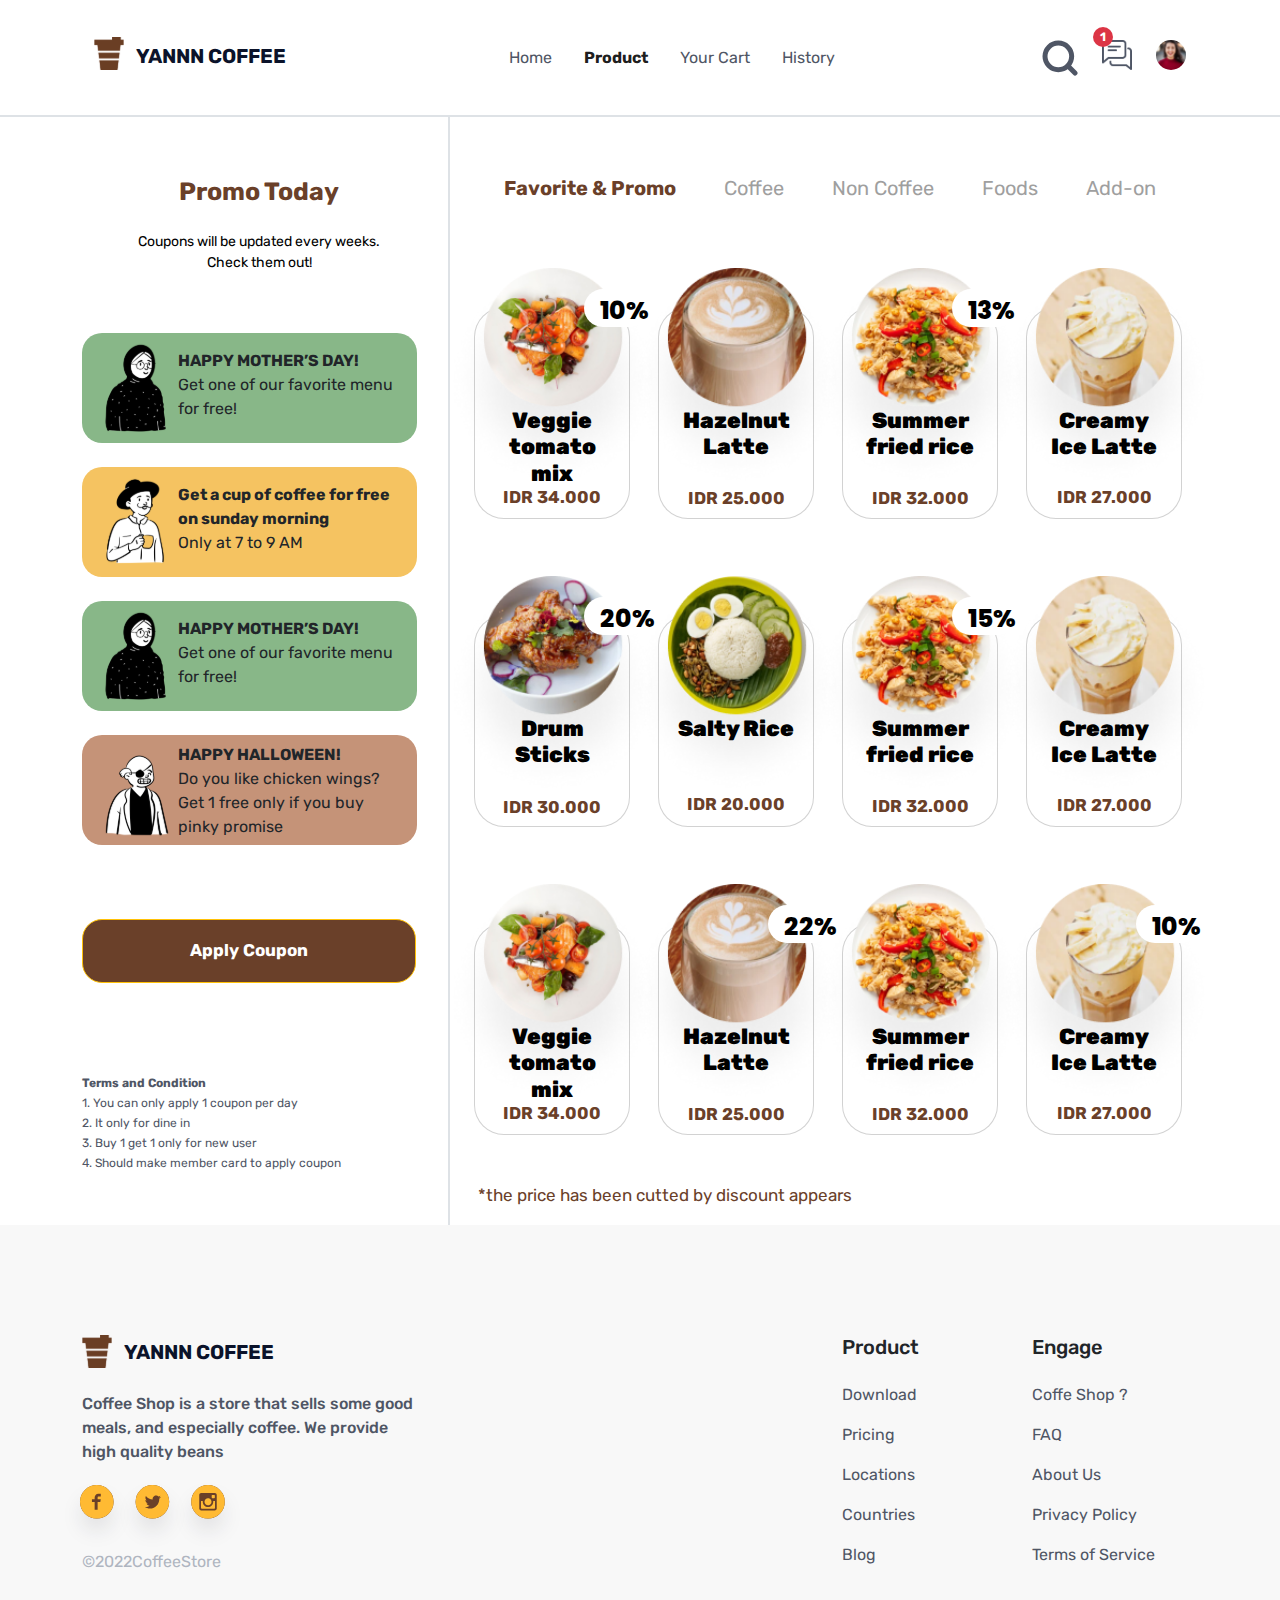
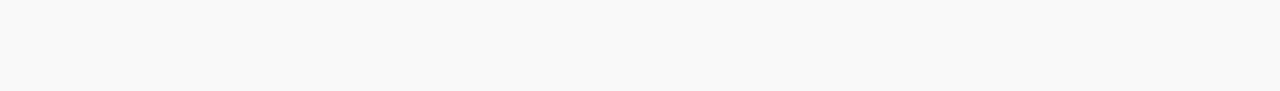
<file: product.html>
<!DOCTYPE html>
<html lang="en">
<head>
    <meta charset="UTF-8">
    <meta http-equiv="X-UA-Compatible" content="IE=edge">
    <meta name="viewport" content="width=device-width, initial-scale=1.0">
    
    <!-- Bootstrap v5.2 -->
    <link rel="stylesheet" type="text/css" href="css/bootstrap.min.css">
    
    <!-- Google Font -->
    <link
        href="https://fonts.googleapis.com/css2?family=Poppins:wght@400;500;700;900&family=Rubik:wght@400;500;700&display=swap"
        rel="stylesheet">
    
    <!-- CSS -->
    <link rel="stylesheet" href="css/product.css">

    <title>Product Page</title>
    <link rel="icon" type="image/x-icon" href="img/coffeeLogo.svg">
</head>
<body>

    <!-- Navbar Start -->
    <header class="border-bottom border-2">
        <div class="container">
            <nav class="navbar navbar-expand-lg my-4">
                <div class="container-fluid">
                    <a class="navbar-brand" href="index.html">
                        <img src="img/coffeeLogo.svg" alt="logo" class="pb-2">
                        <p class="d-inline ps-2">YANNN COFFEE</p>
                    </a>
                    <button class="navbar-toggler" type="button" data-bs-toggle="collapse" data-bs-target="#navbarNav"
                        aria-controls="navbarNav" aria-expanded="false" aria-label="Toggle navigation">
                        <span class="navbar-toggler-icon"></span>
                    </button>
                    <div class="collapse navbar-collapse justify-content-center" id="navbarNav">
                        <ul class="navbar-nav">
                            <li class="nav-item">
                                <a class="nav-link mx-2" aria-current="page" href="index.html">Home</a>
                            </li>
                            <li class="nav-item">
                                <a class="nav-link active mx-2" href="product.html">Product</a>
                            </li>
                            <li class="nav-item">
                                <a class="nav-link mx-2" href="yourcart.html">Your Cart</a>
                            </li>
                            <li class="nav-item">
                                <a class="nav-link mx-2" href="history.html">History</a>
                            </li>
                        </ul>
                    </div>
                    <div class="d-lg-flex">
                        <a href="#">
                            <img src="img/product/search.svg" alt="search">
                        </a>
                        <a class="mx-4" href="chat.html">
                            <img src="img/product/chat.svg" alt="chat">
                            <span class="position-absolute top-0-notif start-100 translate-middle badge-notif bg-danger-notif d-none d-lg-block">
                                1
                                <span class="visually-hidden">unread messages</span>
                        </a>
                        <a href="profile.html">
                            <img src="img/product/profilepic.svg" alt="profile">
                        </a>
                    </div>
                </div>
            </nav>
        </div>
    </header>
    <!-- Navbar End -->

    <main>
        <div class="container">
            <div class="row">
                <!-- LEFT SIDE -->
                <div class="col-4 border-end border-2 text-center">
                    <h4 class="s-1" style="margin-top: 60px;">Promo Today</h4>
                    <p class="s-2 pt-3" style="margin-bottom: 60px;">Coupons will be updated every weeks. <br>Check them out!</p>
                    <!-- Promo Card Start -->
                    <div>
                        <div class="box-card-1 popup">
                            <div class="container-fluid">
                                <div class="row">
                                    <div class="col-3">
                                        <img class="pt-2" src="img/product/promo-1.svg" alt="promo">
                                    </div>
                                    <div class="col text-start pt-3">
                                        <p><b>HAPPY MOTHER’S DAY!</b><br>Get one of our favorite menu for free!</p>
                                    </div>
                                </div>
                            </div>
                        </div>
                        <div class="box-card-2 my-4 popup">
                            <div class="container-fluid">
                                <div class="row">
                                    <div class="col-3">
                                        <img class="pt-2" src="img/product/promo-2.svg" alt="promo">
                                    </div>
                                    <div class="col text-start pt-3">
                                        <p><b>Get a cup of coffee for free on sunday morning</b><br>Only at 7 to 9 AM</p>
                                    </div>
                                </div>
                            </div>
                        </div>
                        <div class="box-card-1 popup">
                            <div class="container-fluid">
                                <div class="row">
                                    <div class="col-3">
                                        <img class="pt-2" src="img/product/promo-3.svg" alt="promo">
                                    </div>
                                    <div class="col text-start pt-3">
                                        <p><b>HAPPY MOTHER’S DAY!</b><br>Get one of our favorite menu for free!</p>
                                    </div>
                                </div>
                            </div>
                        </div>
                        <div class="box-card-3 my-4 popup">
                            <div class="container-fluid">
                                <div class="row">
                                    <div class="col-3">
                                        <img class="pt-1" src="img/product/promo-4.svg" alt="promo">
                                    </div>
                                    <div class="col text-start pt-2">
                                        <p><b>HAPPY HALLOWEEN!</b>
                                        <br>Do you like chicken wings? <br>Get 1 free only if you buy pinky promise</p>
                                    </div>
                                </div>
                            </div>
                        </div>
                    </div>
                    <!-- Promo Card End -->
                    <a href="product-detail.html">
                        <button  class="btn btn-warning" style=" margin: 50px 20px 90px 0px;">Apply Coupon</button>
                    </a>
                    <p class="text-start s-3">
                        <b>Terms and Condition</b><br>
                        1. You can only apply 1 coupon per day<br>
                        2. It only for dine in<br>
                        3. Buy 1 get 1 only for new user<br>
                        4. Should make member card to apply coupon<br>
                    </p>
                </div>

                <!-- RIGHT SIDE -->
                <div class="col">
                    <!-- Navs & Tabs Start-->
                    <ul class="nav justify-content-center mt-5">
                        <li class="nav-item">
                            <a class="nav-link active" style="font-size: 20px; font-weight: 700;" aria-current="page" href="#">Favorite & Promo</a>
                        </li>
                        <li class="nav-item mx-3">
                            <a class="nav-link" style="font-size: 20px; font-weight: 400; color: #9F9F9F;" href="#">Coffee</a>
                        </li>
                        <li class="nav-item">
                            <a class="nav-link" style="font-size: 20px; font-weight: 400; color: #9F9F9F;" href="#">Non Coffee</a>
                        </li>
                        <li class="nav-item mx-3">
                            <a class="nav-link" style="font-size: 20px; font-weight: 400; color: #9F9F9F;" href="#">Foods</a>
                        </li>
                        <li class="nav-item">
                            <a class="nav-link" style="font-size: 20px; font-weight: 400; color: #9F9F9F;" href="#">Add-on</a>
                        </li>
                    </ul>
                    <!-- Navs & Tabs End -->

                    <!-- Card-Product Start -->
                    <div class="container">
                        <div class="row row-cols-1 row-cols-md-4 g-4 mt-5">
                            <div class="col text-start my-5 popup popup">
                                <div class="card" style="height: 212px; width: 156px;">
                                    <img src="img/product/p1.png" class="card-img-top" alt="card" style="margin: -40px 0 0 -35px;">
                                    <div class="card-body text-center">
                                        <h5 class="card-title" style="margin-top: -100px;">Veggie tomato <br>mix</h5>
                                        <p class="s-4" style="margin-top: -10px;">IDR 34.000</p>
                                    </div>
                                    <span class="position-absolute top-0 start-100 translate-middle badge rounded-pill">
                                        10%
                                        <span class="visually-hidden">unread messages</span>
                                    </span>
                                </div>
                            </div>
                            <div class="col text-start my-5 popup">
                                <div class="card" style="height: 212px; width: 156px;">
                                    <img src="img/product/p2.png" class="card-img-top" alt="card" style="margin: -40px 0 0 -35px;">
                                    <div class="card-body text-center">
                                        <h5 class="card-title" style="margin-top: -100px;">Hazelnut Latte</h5>
                                        <p class="s-4" style="margin-top: 25px;">IDR 25.000</p>
                                    </div>
                                </div>
                            </div>
                            <div class="col text-start my-5 popup">
                                <div class="card" style="height: 212px; width: 156px;">
                                    <img src="img/product/p3.png" class="card-img-top" alt="card" style="margin: -40px 0 0 -35px;">
                                    <div class="card-body text-center">
                                        <h5 class="card-title" style="margin-top: -100px;">Summer fried rice</h5>
                                        <p class="s-4" style="margin-top: 25px;">IDR 32.000</p>
                                    </div>
                                    <span class="position-absolute top-0 start-100 translate-middle badge rounded-pill">
                                        13%
                                        <span class="visually-hidden">unread messages</span>
                                    </span>
                                </div>
                            </div>
                            <div class="col text-start my-5 popup">
                                <div class="card" style="height: 212px; width: 156px;">
                                    <img src="img/product/p4.png" class="card-img-top" alt="card" style="margin: -40px 0 0 -35px;">
                                    <div class="card-body text-center">
                                        <h5 class="card-title" style="margin-top: -100px;">Creamy Ice Latte</h5>
                                        <p class="s-4" style="margin-top: 24px;">IDR 27.000</p>
                                    </div>
                                </div>
                            </div>
                            <div class="col text-start my-5 popup">
                                <div class="card" style="height: 212px; width: 156px;">
                                    <img src="img/product/p5.png" class="card-img-top" alt="card" style="margin: -40px 0 0 -35px;">
                                    <div class="card-body text-center">
                                        <h5 class="card-title" style="margin-top: -100px;">Drum Sticks</h5>
                                        <p class="s-4" style="margin-top: 26px;">IDR 30.000</p>
                                    </div>
                                    <span class="position-absolute top-0 start-100 translate-middle badge rounded-pill">
                                        20%
                                        <span class="visually-hidden">unread messages</span>
                                    </span>
                                </div>
                            </div>
                            <div class="col text-start my-5 popup">
                                <div class="card" style="height: 212px; width: 156px;">
                                    <img src="img/product/p6.png" class="card-img-top" alt="card" style="margin: -40px 0 0 -35px;">
                                    <div class="card-body text-center">
                                        <h5 class="card-title" style="margin-top: -100px;">Salty Rice</h5>
                                        <p class="s-4" style="margin-top: 50px;">IDR 20.000</p>
                                    </div>
                                </div>
                            </div>
                            <div class="col text-start my-5 popup">
                                <div class="card" style="height: 212px; width: 156px;">
                                    <img src="img/product/p7.png" class="card-img-top" alt="card" style="margin: -40px 0 0 -35px;">
                                    <div class="card-body text-center">
                                        <h5 class="card-title" style="margin-top: -100px;">Summer fried rice</h5>
                                        <p class="s-4" style="margin-top: 25px;">IDR 32.000</p>
                                    </div>
                                    <span class="position-absolute top-0 start-100 translate-middle badge rounded-pill">
                                        15%
                                        <span class="visually-hidden">unread messages</span>
                                    </span>
                                </div>
                            </div>
                            <div class="col text-start my-5 popup">
                                <div class="card" style="height: 212px; width: 156px;">
                                    <img src="img/product/p8.png" class="card-img-top" alt="card" style="margin: -40px 0 0 -35px;">
                                    <div class="card-body text-center">
                                        <h5 class="card-title" style="margin-top: -100px;">Creamy Ice Latte</h5>
                                        <p class="s-4" style="margin-top: 24px;">IDR 27.000</p>
                                    </div>
                                </div>
                            </div>
                            <div class="col text-start my-5 popup">
                                <div class="card" style="height: 212px; width: 156px;">
                                    <img src="img/product/p9.png" class="card-img-top" alt="card" style="margin: -40px 0 0 -35px;">
                                    <div class="card-body text-center">
                                        <h5 class="card-title" style="margin-top: -100px;">Veggie tomato <br>mix</h5>
                                        <p class="s-4" style="margin-top: -10px;">IDR 34.000</p>
                                    </div>
                                </div>
                            </div>
                            <div class="col text-start my-5 popup">
                                <div class="card" style="height: 212px; width: 156px;">
                                    <img src="img/product/p10.png" class="card-img-top" alt="card" style="margin: -40px 0 0 -35px;">
                                    <div class="card-body text-center">
                                        <h5 class="card-title" style="margin-top: -100px;">Hazelnut Latte</h5>
                                        <p class="s-4" style="margin-top: 25px;">IDR 25.000</p>
                                    </div>
                                    <span class="position-absolute top-0 start-100 translate-middle badge rounded-pill">
                                        22%
                                        <span class="visually-hidden">unread messages</span>
                                    </span>
                                </div>
                            </div>
                            <div class="col text-start my-5 popup">
                                <div class="card" style="height: 212px; width: 156px;">
                                    <img src="img/product/p11.png" class="card-img-top" alt="card" style="margin: -40px 0 0 -35px;">
                                    <div class="card-body text-center">
                                        <h5 class="card-title" style="margin-top: -100px;">Summer fried rice</h5>
                                        <p class="s-4" style="margin-top: 25px;">IDR 32.000</p>
                                    </div>
                                </div>
                            </div>
                            <div class="col text-start my-5 popup">
                                <div class="card" style="height: 212px; width: 156px;">
                                    <img src="img/product/p12.png" class="card-img-top" alt="card" style="margin: -40px 0 0 -35px;">
                                    <div class="card-body text-center">
                                        <h5 class="card-title" style="margin-top: -100px;">Creamy Ice Latte</h5>
                                        <p class="s-4" style="margin-top: 24px;">IDR 27.000</p>
                                    </div>
                                    <span class="position-absolute top-0 start-100 translate-middle badge rounded-pill">
                                        10%
                                        <span class="visually-hidden">unread messages</span>
                                    </span>
                                </div>
                            </div>
                        </div>
                    </div>
                    
                    <p class="s-5 ms-3">*the price has been cutted by discount appears</p>
                    <!-- Card-Product End -->
                </div>
            </div>
        </div>
    </main>

    <!-- Footer Start -->
    <footer>
        <div class="container-fluid" style="background-color: #F8F8F8; height: 466px;">
            <div class="container">
                <div class="row">
                    <div class="col-8 pt-footer">
                        <a href="index.html">
                            <img src="img/coffeeLogo.svg" alt="logo" class="pb-2">
                            <p class="d-inline ps-2"
                                style="text-decoration: none; color: #0B132A; font-size: 20px; font-weight: 700;">YANNN
                                COFFEE</p>
                        </a>
                        <p class="mt-3" style="font-size: 16px; font-weight: 500; color: #4F5665;">
                            Coffee Shop is a store that sells some good <br>meals, and especially coffee. We provide
                            <br>high quality beans
                        </p>
                        <div class="d-lg-flex">
                            <a href="https://www.facebook.com/ryanagungsamudra/" target="_blank"
                                style="margin-left: -20px;">
                                <img src="img/Facebook.svg" alt="Facbook">
                            </a>
                            <a href="https://mobile.twitter.com/ryansamudra67" target="_blank" style="margin-left: -15px;">
                                <img src="img/Twitter.svg" alt="Twitter">
                            </a>
                            <a href="https://instagram.com/ryanagungsamudra/" target="_blank" style="margin-left: -15px;">
                                <img src="img/Instagram.svg">
                            </a>
                        </div>
    
                        <p style="color: #AFB5C0; font-size: 16px; font-weight: 400;">©2022CoffeeStore</p>
                    </div>
                    <div class="col-2 pt-footer">
                        <h5 class="mb-4">Product</h5>
                        <a href="#">
                            <p>Download</p>
                        </a>
                        <a href="#">
                            <p>Pricing</p>
                        </a>
                        <a href="#">
                            <p>Locations</p>
                        </a>
                        <a href="#">
                            <p>Countries</p>
                        </a>
                        <a href="#">
                            <p>Blog</p>
                        </a>
                    </div>
                    <div class="col-2 pt-footer">
                        <h5 class="mb-4">Engage</h5>
                        <a href="#">
                            <p>Coffe Shop ?</p>
                        </a>
                        <a href="#">
                            <p>FAQ</p>
                        </a>
                        <a href="#">
                            <p>About Us</p>
                        </a>
                        <a href="#">
                            <p>Privacy Policy</p>
                        </a>
                        <a href="#">
                            <p>Terms of Service</p>
                        </a>
                    </div>
                </div>
            </div>
        </div>
    </footer>
    <!-- Footer End -->

    <script type="text/javascript" src="js/bootstrap.min.js"></script>
</body>
</html>
</file>
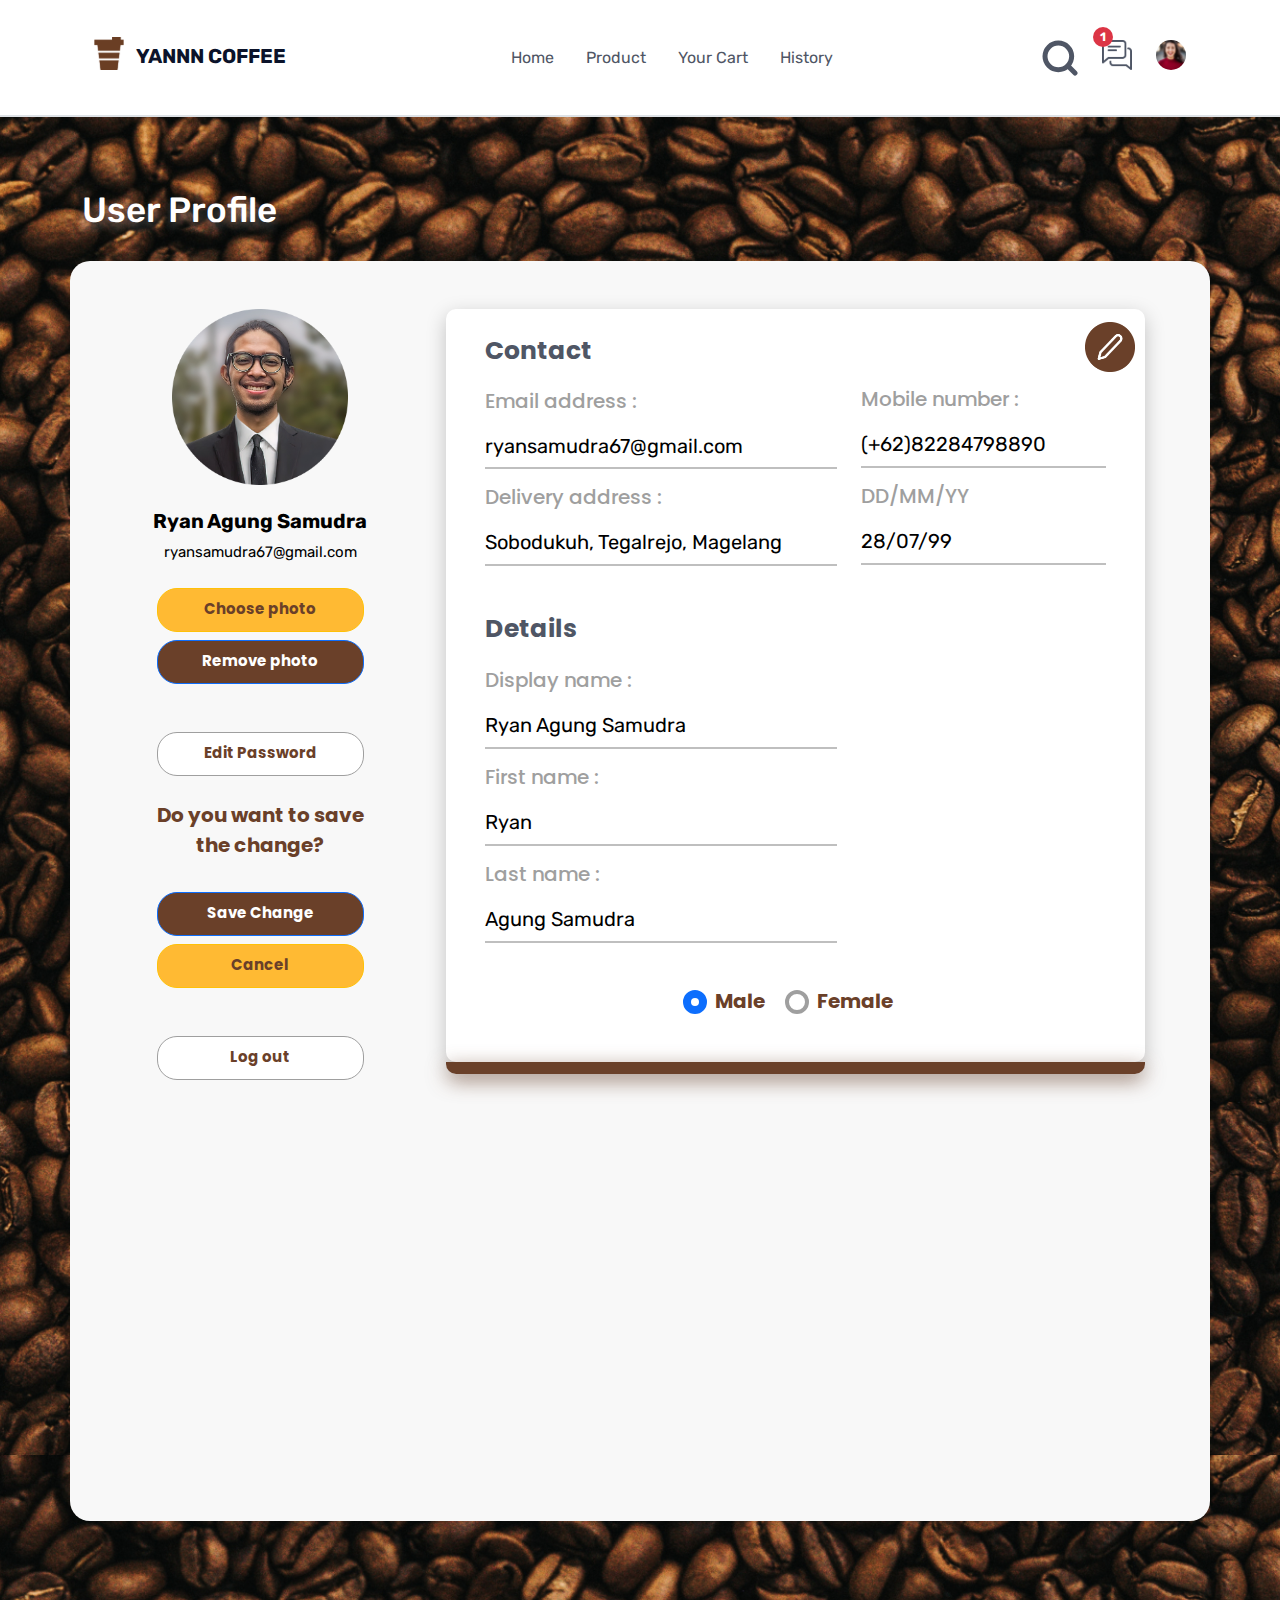
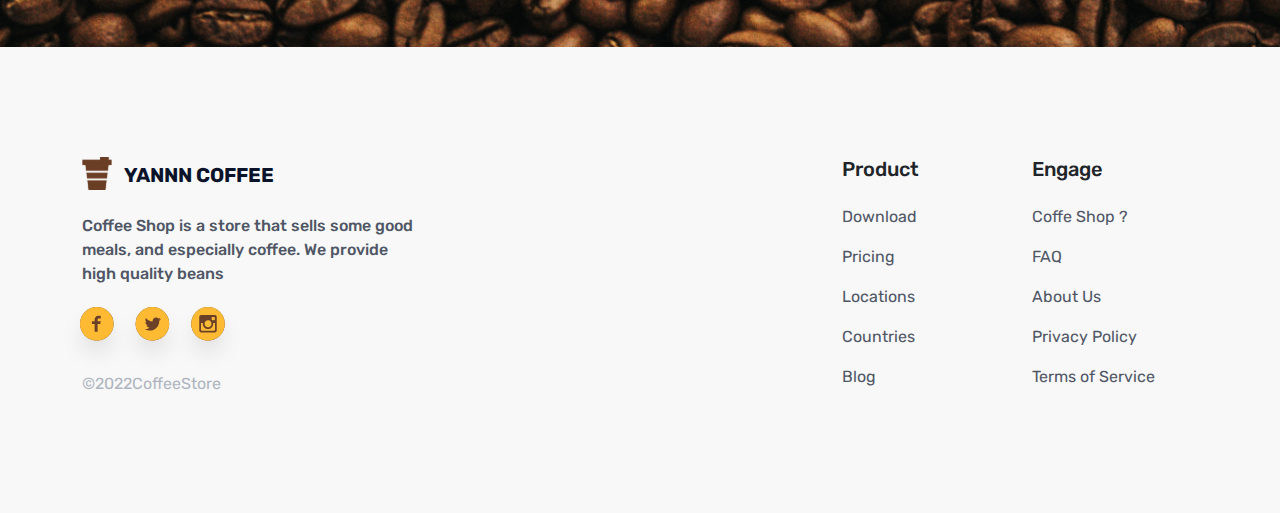
<file: profile.html>
<!DOCTYPE html>
<html lang="en">

<head>
    <meta charset="UTF-8">
    <meta http-equiv="X-UA-Compatible" content="IE=edge">
    <meta name="viewport" content="width=device-width, initial-scale=1.0">

    <!-- Bootstrap v5.2 -->
    <link rel="stylesheet" type="text/css" href="css/bootstrap.min.css">

    <!-- Google Font -->
    <link rel="preconnect" href="https://fonts.googleapis.com">
    <link rel="preconnect" href="https://fonts.gstatic.com" crossorigin>
    <link
        href="https://fonts.googleapis.com/css2?family=Poppins:wght@400;500;700;900&family=Rubik:wght@400;500;700&display=swap"
        rel="stylesheet">

    <!-- CSS -->
    <link rel="stylesheet" href="css/profile.css">

    <title>Profile</title>
    <link rel="icon" type="image/x-icon" href="img/coffeeLogo.svg">
</head>

<body>

    <!-- Navbar Start -->
    <header class="border-bottom border-2">
        <div class="container">
            <nav class="navbar navbar-expand-lg my-4">
                <div class="container-fluid">
                    <a class="navbar-brand" href="index.html">
                        <img src="img/coffeeLogo.svg" alt="logo" class="pb-2">
                        <p class="d-inline ps-2">YANNN COFFEE</p>
                    </a>
                    <button class="navbar-toggler" type="button" data-bs-toggle="collapse" data-bs-target="#navbarNav"
                        aria-controls="navbarNav" aria-expanded="false" aria-label="Toggle navigation">
                        <span class="navbar-toggler-icon"></span>
                    </button>
                    <div class="collapse navbar-collapse justify-content-center" id="navbarNav">
                        <ul class="navbar-nav">
                            <li class="nav-item">
                                <a class="nav-link mx-2" aria-current="page" href="index.html">Home</a>
                            </li>
                            <li class="nav-item">
                                <a class="nav-link mx-2" href="product.html">Product</a>
                            </li>
                            <li class="nav-item">
                                <a class="nav-link mx-2" href="yourcart.html">Your Cart</a>
                            </li>
                            <li class="nav-item">
                                <a class="nav-link mx-2" href="history.html">History</a>
                            </li>
                        </ul>
                    </div>
                    <div class="d-lg-flex">
                        <a href="#">
                            <img src="img/product/search.svg" alt="search">
                        </a>
                        <a class="mx-4" href="chat.html">
                            <img src="img/product/chat.svg" alt="chat">
                            <span class="position-absolute top-0 start-100 translate-middle badge-notif bg-danger-notif d-none d-lg-block">
                                1
                                <span class="visually-hidden">unread messages</span>
                        </a>
                        <a href="profile.html">
                            <img src="img/product/profilepic.svg" alt="profile">
                        </a>
                    </div>
                </div>
            </nav>
        </div>
    </header>
    <!-- Navbar End -->

    <!-- Main Start -->
    <main>
        <div class="p-5 bg-primary text-white hero">
            <div class="container container-1">
                <div class="row">
                    <div class="col">
                        <h2 class="user-profile" style="margin-top: -4.5rem;">User Profile</h2>
                    </div>
                </div>
                <div class="row">
                    <!-- LEFT SIDE START -->
                    <div class="col-4 text-center">
                        <img src="img/profile/ava.png" alt="avatar" style="width: 11rem; margin-top: 3rem;">
                        <h5 class="pt-4" style="color: black; font-size: 20px; font-weight: 700;">Ryan Agung Samudra</h5>
                        <p style="color: black; font-size: 15px; font-weight: 400;">ryansamudra67@gmail.com</p>
                        <button class="btn btn-warning mt-2">
                            Choose photo
                        </button>
                        <button class="btn btn-primary mt-2">
                            Remove photo
                        </button>
                        <button class="btn btn-light mt-5">
                            Edit Password
                        </button>
                        <h5 class="s-1 my-4">Do you want to save <br>the change?</h5>
                        <button class="btn btn-primary mt-2">
                            Save Change
                        </button>
                        <button class="btn btn-warning mt-2">
                            Cancel
                        </button>
                        <button class="btn btn-light mt-5">
                            Log out
                        </button>
                    </div>
                    <!-- LEFT SIDE END -->

                    <!-- RIGHT SIDE START -->
                    <div class="col">
                        <div class="container container-2">

                            <div class="row" style="padding: 1.7rem;">
                                <!-- form kiri -->
                                <div class="col-7 text-start">
                                    <h3 class="s-lg">Contact</h3>
                                    <a href="#"><img src="img/profile/edit.png" alt="edit" class="edit"></a> 
                                </div>
                                <div class="col-7 text-start" style="margin-top: -0.6rem;">
                                    <h5 class="s-md">Email address :</h5>
                                    <p id="emailAddress" class="s-sm">ryansamudra67@gmail.com</p>
                                    <hr class="underline" style="border: 1px solid #000000;">
                                    
                                    <h5 class="s-md">Delivery address :</h5>
                                    <p id="Address" class="s-sm">Sobodukuh, Tegalrejo, Magelang</p>
                                    <hr class="underline" style="border: 1px solid #000000;">
                                    
                                    <h3 class="s-lg mt-5">Details</h3>
                                    <h5 class="s-md mt-4">Display name :</h5>
                                    <p id="fullName" class="s-sm">Ryan Agung Samudra</p>
                                    <hr class="underline" style="border: 1px solid #000000;">
                                    
                                    <h5 class="s-md">First name :</h5>
                                    <p id="firstName" class="s-sm">Ryan</p>
                                    <hr class="underline" style="border: 1px solid #000000;">
                                    
                                    <h5 class="s-md">Last name :</h5>
                                    <p id="lastName" class="s-sm">Agung Samudra</p>
                                    <hr class="underline" style="border: 1px solid #000000;">
                                </div>
                                <!-- form kanan -->
                                <div class="col text-start" style="margin-top: -0.7rem;">
                                    <h5 class="s-md">Mobile number :</h5>
                                    <p id="mobileNumber" class="s-sm">(+62)82284798890</p>
                                    <hr class="underline" style="border: 1px solid #000000;">
                                    
                                    <h5 class="s-md">DD/MM/YY</h5>
                                    <p id="birthDate" class="s-sm">28/07/99</p>
                                    <hr class="underline" style="border: 1px solid #000000;">
                                </div>
                            </div>
                            <!-- Gender Check -->
                            <div class="row">
                                <div class="col text-center">
                                    <div class="form-check form-check-inline">
                                        <input class="form-check-input" type="radio" name="inlineRadioOptions" id="maleRadio" value="male" checked>
                                        <label class="form-check-label" for="inlineRadio1"><p class="gender">Male</p></label>
                                    </div>
                                    <div class="form-check form-check-inline">
                                        <input class="form-check-input" type="radio" name="inlineRadioOptions" id="femaleRadio" value="female">
                                        <label class="form-check-label" for="inlineRadio2"><p class="gender">Female</p></label>
                                    </div>
                                </div>
                            </div>
                            
                        </div>
                        <div class="line-bottom"></div>
                    </div>
                    <!-- RIGHT SIDE END -->
                </div>
            </div>
        </div>
    </main>
    <!-- Main End -->

    <!-- Footer Start -->
    <footer>
        <div class="container-fluid" style="background-color: #F8F8F8; height: 466px;">
            <div class="container">
                <div class="row">
                    <div class="col-8 pt-footer">
                        <a href="index.html">
                            <img src="img/coffeeLogo.svg" alt="logo" class="pb-2">
                            <p class="d-inline ps-2"
                                style="text-decoration: none; color: #0B132A; font-size: 20px; font-weight: 700;">YANNN
                                COFFEE</p>
                        </a>
                        <p class="mt-3" style="font-size: 16px; font-weight: 500; color: #4F5665;">
                            Coffee Shop is a store that sells some good <br>meals, and especially coffee. We provide
                            <br>high quality beans
                        </p>
                        <div class="d-lg-flex">
                            <a href="https://www.facebook.com/ryanagungsamudra/" target="_blank"
                                style="margin-left: -20px;">
                                <img src="img/Facebook.svg" alt="Facbook">
                            </a>
                            <a href="https://mobile.twitter.com/ryansamudra67" target="_blank"
                                style="margin-left: -15px;">
                                <img src="img/Twitter.svg" alt="Twitter">
                            </a>
                            <a href="https://instagram.com/ryanagungsamudra/" target="_blank"
                                style="margin-left: -15px;">
                                <img src="img/Instagram.svg" alt="Instagram">
                            </a>
                        </div>

                        <p style="color: #AFB5C0; font-size: 16px; font-weight: 400;">©2022CoffeeStore</p>
                    </div>
                    <div class="col-2 pt-footer">
                        <h5 class="mb-4">Product</h5>
                        <a href="#">
                            <p>Download</p>
                        </a>
                        <a href="#">
                            <p>Pricing</p>
                        </a>
                        <a href="#">
                            <p>Locations</p>
                        </a>
                        <a href="#">
                            <p>Countries</p>
                        </a>
                        <a href="#">
                            <p>Blog</p>
                        </a>
                    </div>
                    <div class="col-2 pt-footer">
                        <h5 class="mb-4">Engage</h5>
                        <a href="#">
                            <p>Coffe Shop ?</p>
                        </a>
                        <a href="#">
                            <p>FAQ</p>
                        </a>
                        <a href="#">
                            <p>About Us</p>
                        </a>
                        <a href="#">
                            <p>Privacy Policy</p>
                        </a>
                        <a href="#">
                            <p>Terms of Service</p>
                        </a>
                    </div>
                </div>
            </div>
        </div>
    </footer>
    <!-- Footer End -->

    <script type="text/javascript" src="js/bootstrap.min.js"></script>
</body>

</html>
</file>
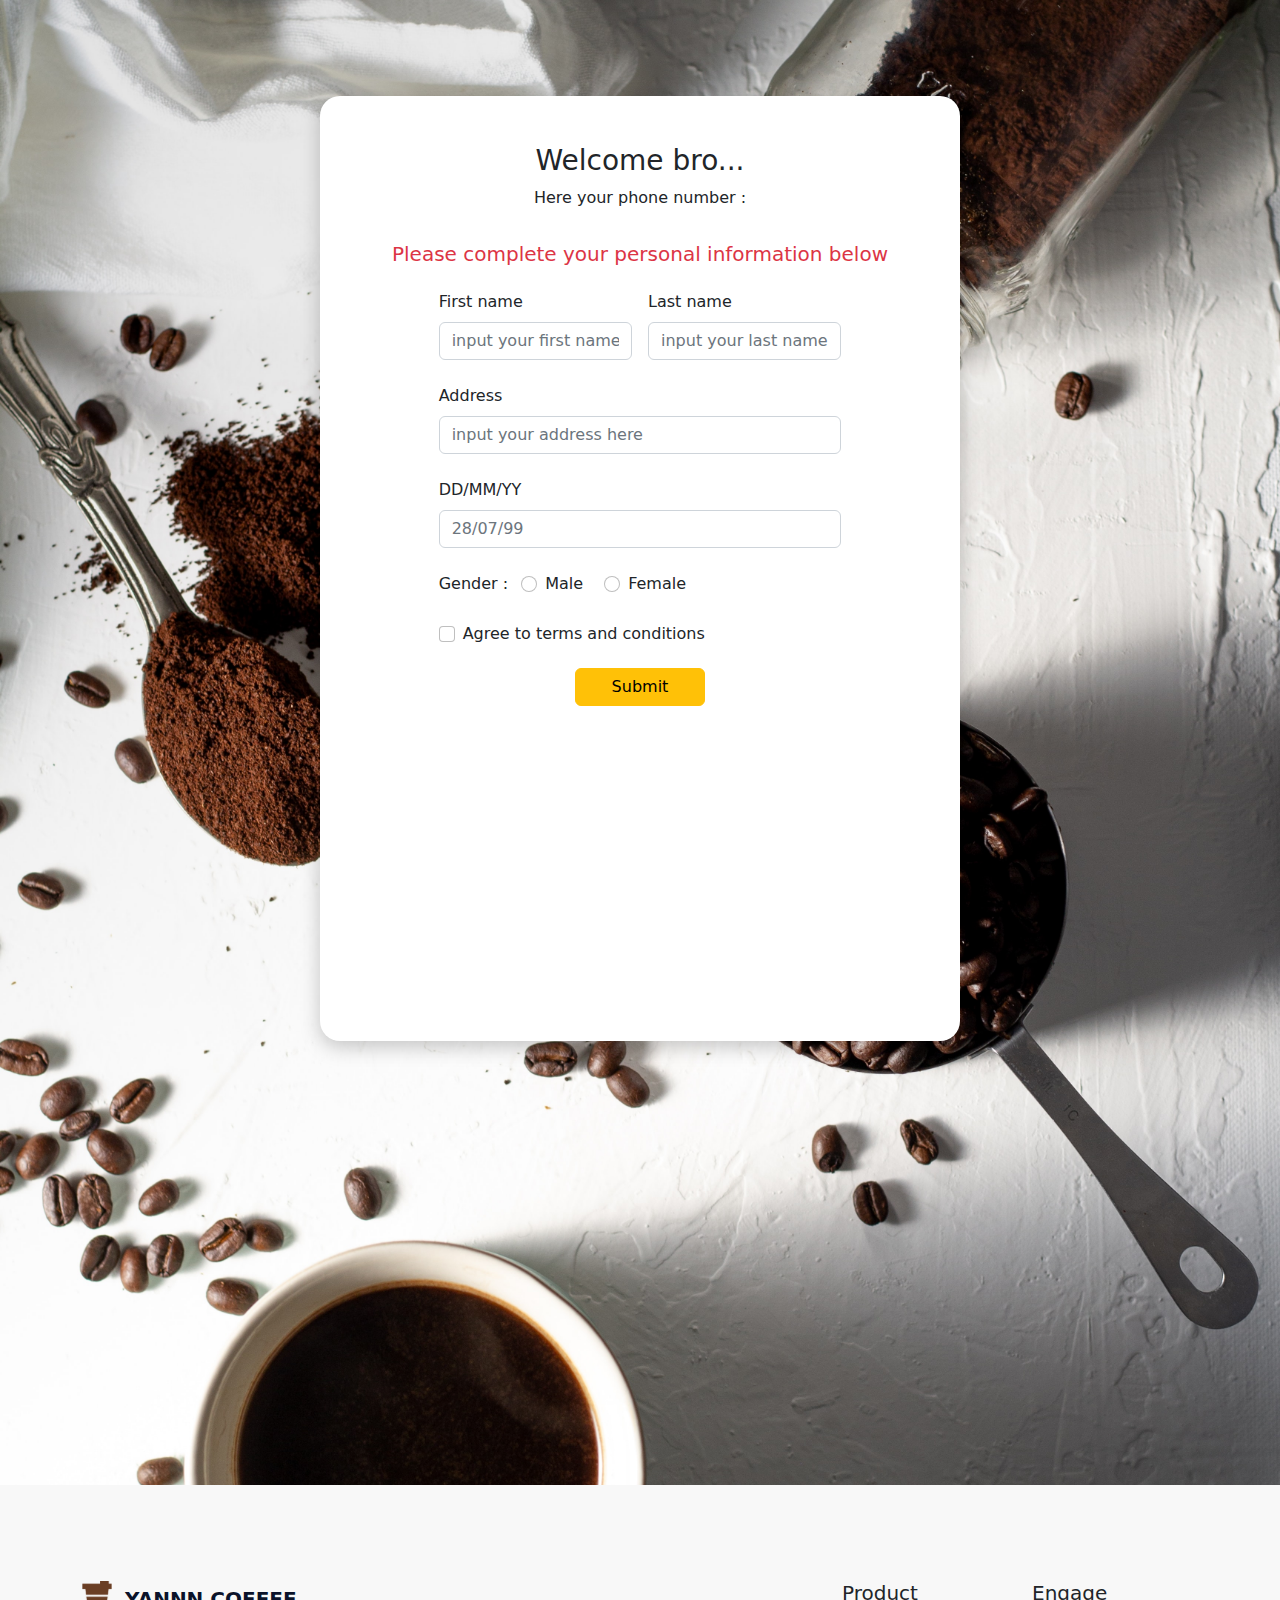
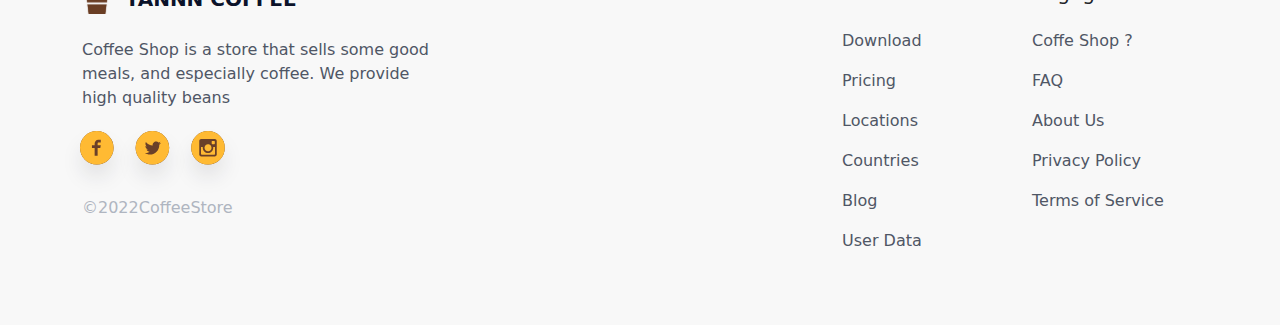
<file: register.html>
<!DOCTYPE html>
<html lang="en">
<head>
    <meta charset="UTF-8">
    <meta http-equiv="X-UA-Compatible" content="IE=edge">
    <meta name="viewport" content="width=device-width, initial-scale=1.0">
    <!-- Bootstrap v5.2 -->
    <link rel="stylesheet" type="text/css" href="css/bootstrap.min.css">
    
    <!-- Google Font -->
    <link rel="preconnect" href="https://fonts.googleapis.com">
    <link rel="preconnect" href="https://fonts.gstatic.com" crossorigin>
    <link
        href="https://fonts.googleapis.com/css2?family=Poppins:wght@400;500;700;900&family=Rubik:wght@400;500;700&display=swap"
        rel="stylesheet">
    
    <!-- CSS -->
    <link rel="stylesheet" href="css/register.css">
    
    <title>Register</title>
    <link rel="icon" type="image/x-icon" href="img/coffeeLogo.svg">
</head>
<body>

    <main>
        <div class="bg-primary text-white hero">
            <!-- content start -->
            <div class="container container-1">
                <div class="row text-center pt-5 text-dark">
                    <div class="col">
                        <h3>Welcome bro...<span id="email"></span></h3>
                        <p>Here your phone number : <span id="number"></span></p>
                    </div>
                </div>
                <div class="row text-center text-danger pt-3">
                    <div class="col">
                        <h5>Please complete your personal information below</h5>
                    </div>
                </div>

                <div class="row pt-3">
                    <!-- FORM START -->
                    <div class="col-2"></div>
                    <div class="col text-dark">
                        <form class="row g-3">
                            <div class="col-md-6">
                                <label for="inputFirstName" class="form-label">First name</label>
                                <input type="text" class="form-control" id="firstName" placeholder="input your first name here">
                            </div>
                            <div class="col-md-6">
                                <label for="inputLastName" class="form-label">Last name</label>
                                <input type="text" class="form-control" id="lastName" placeholder="input your last name here">
                            </div>
                            <div class="col-12 pt-2">
                                <label for="inputAddress" class="form-label">Address</label>
                                <input type="text" class="form-control" id="address" placeholder="input your address here">
                            </div>
                            <div class="col-12 pt-2">
                                <label for="inputDate" class="form-label">DD/MM/YY</label>
                                <input type="text" class="form-control" id="birthDate" placeholder="28/07/99">
                            </div>
                            <div class="col-12 pt-2">
                                <label for="gender" class="pe-2">Gender :</label>
                                <div class="form-check form-check-inline">
                                    <input class="form-check-input" type="radio" name="gender" id="male" value="male">
                                    <label class="form-check-label" for="male">Male</label>
                                </div>
                                <div class="form-check form-check-inline">
                                    <input class="form-check-input" type="radio" name="gender" id="female" value="female">
                                    <label class="form-check-label" for="female">Female</label>
                                </div>
                            </div>
                            <div class="col-12 pt-2">
                                <div class="form-check">
                                    <input class="form-check-input" type="checkbox" id="gridCheck">
                                    <label class="form-check-label" for="gridCheck">
                                        Agree to terms and conditions
                                    </label>
                                </div>
                            </div>
                            <div class="col-12 pt-1 text-center">
                                <button type="submit" id="submit-btn" class="btn btn-warning"><span class="px-4">Submit</span></button>
                            </div>
                        </form>
                    </div>
                    <div class="col-2"></div>
                    <!-- FORM END -->
                </div>

                <!-- New element adding in JS -->
                <!-- <div class="row card-container">
                    <div class="col-2"></div>
                    <div class="col">
                        <div class="card mb-3 text-dark rounded-4" style="width: 26.5rem;">
                            <div class="row g-0">
                                <div class="col-md-4">
                                    <img src="./img/register/man.png" class="img-fluid rounded-start m-1 ms-4 w-75" alt="ava">
                                    <p class="card-text" style="margin-top: -0.2rem; margin-left: 2.7rem;">28/07/99</p>
                                </div>
                                <div class="col-md-7">
                                    <div class="card-body ms-1">
                                        <h5 class="card-title">Ryan Agung Samudra</h5>
                                        <p class="card-text">ryansamudra67@gmail.com</p>
                                        <p class="card-text" style="margin-top: -1rem;">082284798890</p>
                                        <p class="card-text" style="margin-top: -1rem;">Elangsono St Yogyakarta</p>
                                    </div>
                                </div>
                                <div class="col-md-1">
                                    <button id="remove-btn" class="btn"><b style="color: red;">X</b></button>
                                </div>
                            </div>
                        </div>
                    </div>
                    <div class="col-2"></div>
                    <div class="col-12 text-center" style="margin-top: -1.3rem;">
                        <button type="submit" id="confirm-btn" onclick="passValues()" class="btn btn-warning">Confirm</button>
                    </div>
                </div> -->
            
            </div>
            <!-- content end -->
        </div>
    </main>
    
    <!-- Footer Start -->
    <footer>
        <div class="container-fluid" style="background-color: #F8F8F8; height: 440px;">
            <div class="container">
                <div class="row">
                    <div class="col-8 pt-footer">
                        <a href="index.html">
                            <img src="img/coffeeLogo.svg" alt="logo" class="pb-2">
                            <p class="d-inline ps-2"
                                style="text-decoration: none; color: #0B132A; font-size: 20px; font-weight: 700;">YANNN
                                COFFEE</p>
                        </a>
                        <p class="mt-3" style="font-size: 16px; font-weight: 500; color: #4F5665;">
                            Coffee Shop is a store that sells some good <br>meals, and especially coffee. We provide
                            <br>high quality beans
                        </p>
                        <div class="d-lg-flex">
                            <a href="https://www.facebook.com/ryanagungsamudra/" target="_blank"
                                style="margin-left: -20px;">
                                <img src="img/Facebook.svg" alt="Facbook">
                            </a>
                            <a href="https://mobile.twitter.com/ryansamudra67" target="_blank" style="margin-left: -15px;">
                                <img src="img/Twitter.svg" alt="Twitter">
                            </a>
                            <a href="https://instagram.com/ryanagungsamudra/" target="_blank" style="margin-left: -15px;">
                                <img src="img/Instagram.svg" alt="Instagram">
                            </a>
                        </div>
    
                        <p style="color: #AFB5C0; font-size: 16px; font-weight: 400;">©2022CoffeeStore</p>
                    </div>
                    <div class="col-2 pt-footer">
                        <h5 class="mb-4">Product</h5>
                        <a href="#">
                            <p>Download</p>
                        </a>
                        <a href="#">
                            <p>Pricing</p>
                        </a>
                        <a href="#">
                            <p>Locations</p>
                        </a>
                        <a href="#">
                            <p>Countries</p>
                        </a>
                        <a href="#">
                            <p>Blog</p>
                        </a>
                        <a href="userdata.html">
                            <p>User Data</p>
                        </a>
                    </div>
                    <div class="col-2 pt-footer">
                        <h5 class="mb-4">Engage</h5>
                        <a href="#">
                            <p>Coffe Shop ?</p>
                        </a>
                        <a href="#">
                            <p>FAQ</p>
                        </a>
                        <a href="#">
                            <p>About Us</p>
                        </a>
                        <a href="#">
                            <p>Privacy Policy</p>
                        </a>
                        <a href="#">
                            <p>Terms of Service</p>
                        </a>
                    </div>
                </div>
            </div>
        </div>
    </footer>
    <!-- Footer End -->

    <script type="text/javascript" src="js/bootstrap.min.js"></script>
    <script>
        // Collect data from local storage (from signup page)
        document.getElementById("email").innerHTML = localStorage.getItem("textValue");
        document.getElementById("number").innerHTML = localStorage.getItem("numberValue");

        // adding element webpage on click
        // 1. Create div and add it to webpage  
        let div = document.createElement("div");
        div.classList.add("row")
        div.classList.add("card-container")

        let containerDiv = document.querySelector(".container")
        containerDiv.appendChild(div)

        // 2. add event listener on submit button
        let submitBtn = document.getElementById("submit-btn");
        submitBtn.addEventListener("click", displayDetail);

        // 3. create displayDetail function
        function displayDetail (event){
            event.preventDefault()

            // 4. collecting the form data
            let email = localStorage.getItem("textValue")
            let mobileNumber = localStorage.getItem("numberValue")
            let firstName = document.getElementById("firstName").value
            let lastName = document.getElementById("lastName").value
            let address = document.getElementById("address").value
            let birthDate = document.getElementById("birthDate").value

            let gender = document.querySelector("input[name='gender']:checked").value
            let source = gender === "male" ? "./img/register/man.png" : "./img/register/woman.png"

            let html = `
                <div class="row">
                    <div class="col-2"></div>
                    <div class="col">
                        <div class="card mb-3 text-dark rounded-4" style="width: 26.5rem;">
                            <div class="row g-0">
                                <div class="col-md-4">
                                    <img src="${source}" class="img-fluid rounded-start m-1 ms-4 w-75" alt="ava">
                                    <p class="card-text" style="margin-top: -0.2rem; margin-left: 2.7rem;">${birthDate}</p>
                                </div>
                                <div class="col-md-7">
                                    <div class="card-body ms-1">
                                        <h5 class="card-title">${firstName} ${lastName}</h5>
                                        <p class="card-text">${email}</p>
                                        <p class="card-text" style="margin-top: -1rem;">${mobileNumber}</p>
                                        <p class="card-text" style="margin-top: -1rem;">${address}</p>
                                    </div>
                                </div>
                                <div class="col-md-1">
                                    <button id="remove-btn" class="btn"><b style="color: red;">X</b></button>
                                </div>
                            </div>
                        </div>
                    </div>
                    <div class="col-2"></div>
                </div>`
            
            // 5. add the content to the div
            div.insertAdjacentHTML("beforeend", html)

            // Deleting the element with X button
            let btn = document.querySelector("#remove-btn")
            .addEventListener("click", function(){
                let warning = confirm("Are you sure want to delete this?")
                let removeEl = this.parentNode.parentNode.parentNode.parentNode.parentNode
                if (warning){
                    div.removeChild(removeEl)
                }
            })
        }

    </script>
</body>
</html>
</file>
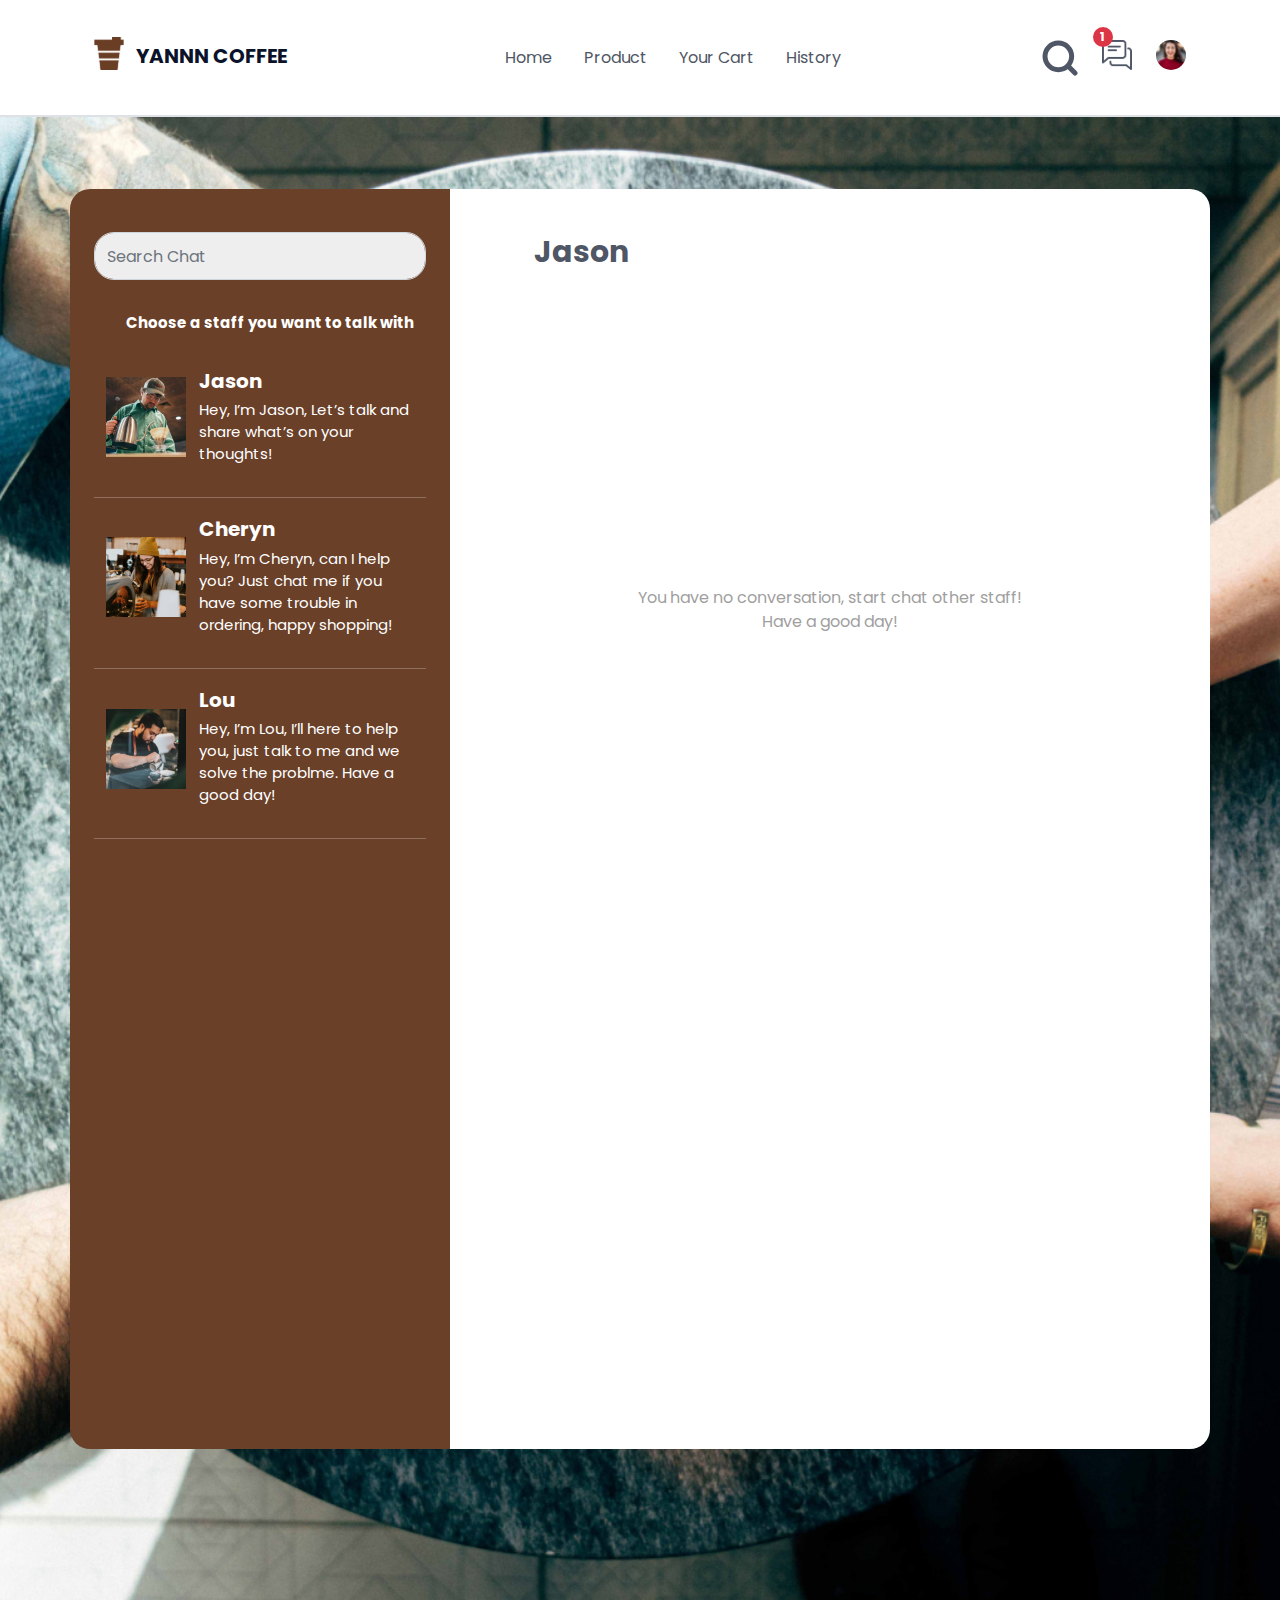
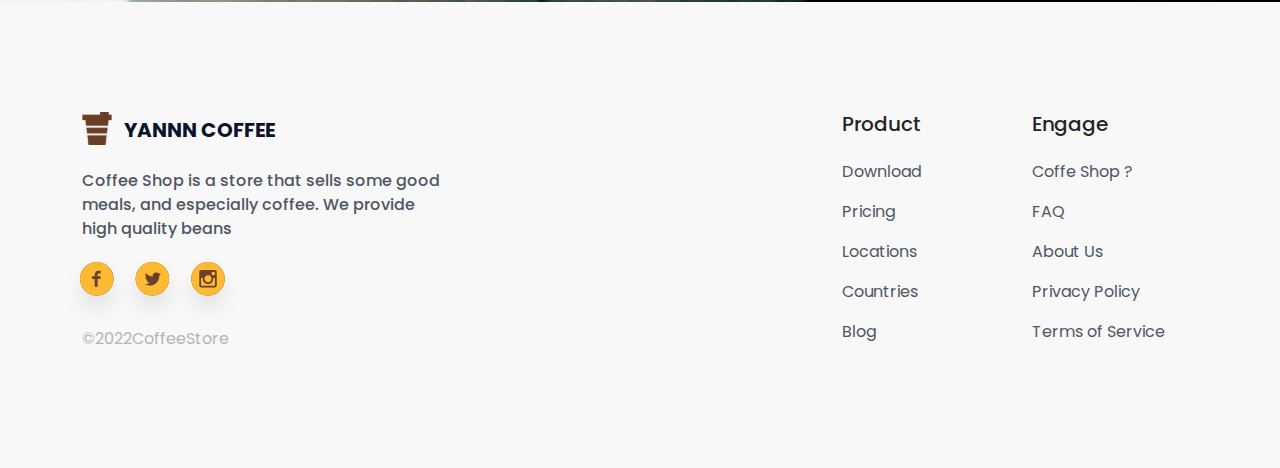
<file: roomchat.html>
<!DOCTYPE html>
<html lang="en">

<head>
    <meta charset="UTF-8">
    <meta http-equiv="X-UA-Compatible" content="IE=edge">
    <meta name="viewport" content="width=device-width, initial-scale=1.0">

    <!-- Bootstrap v5.2 -->
    <link rel="stylesheet" type="text/css" href="css/bootstrap.min.css">

    <!-- Google Font -->
    <link rel="preconnect" href="https://fonts.googleapis.com">
    <link rel="preconnect" href="https://fonts.gstatic.com" crossorigin>
    <link
        href="https://fonts.googleapis.com/css2?family=Poppins:wght@400;500;700;900&family=Rubik:wght@400;500;700&display=swap"
        rel="stylesheet">

    <!-- CSS -->
    <link rel="stylesheet" href="css/roomchat.css">

    <title>Room Chat</title>
    <link rel="icon" type="image/x-icon" href="img/coffeeLogo.svg">
</head>

<body>

    <!-- Navbar Start -->
    <header class="border-bottom border-2">
        <div class="container">
            <nav class="navbar navbar-expand-lg my-4">
                <div class="container-fluid">
                    <a class="navbar-brand" href="index.html">
                        <img src="img/coffeeLogo.svg" alt="logo" class="pb-2">
                        <p class="d-inline ps-2">YANNN COFFEE</p>
                    </a>
                    <button class="navbar-toggler" type="button" data-bs-toggle="collapse" data-bs-target="#navbarNav"
                        aria-controls="navbarNav" aria-expanded="false" aria-label="Toggle navigation">
                        <span class="navbar-toggler-icon"></span>
                    </button>
                    <div class="collapse navbar-collapse justify-content-center" id="navbarNav">
                        <ul class="navbar-nav">
                            <li class="nav-item">
                                <a class="nav-link mx-2" aria-current="page" href="index.html">Home</a>
                            </li>
                            <li class="nav-item">
                                <a class="nav-link mx-2" href="product.html">Product</a>
                            </li>
                            <li class="nav-item">
                                <a class="nav-link mx-2" href="yourcart.html">Your Cart</a>
                            </li>
                            <li class="nav-item">
                                <a class="nav-link mx-2" href="history.html">History</a>
                            </li>
                        </ul>
                    </div>
                    <div class="d-lg-flex">
                        <a href="#">
                            <img src="img/product/search.svg" alt="search">
                        </a>
                        <a class="mx-4" href="chat.html">
                            <img src="img/product/chat.svg" alt="chat">
                            <span class="position-absolute top-0 start-100 translate-middle badge bg-danger d-none d-lg-block">
                                1
                                <span class="visually-hidden">unread messages</span>
                        </a>
                        <a href="profile.html">
                            <img src="img/product/profilepic.svg" alt="profile">
                        </a>
                    </div>
                </div>
            </nav>
        </div>
    </header>
    <!-- Navbar End -->

    <!-- Main Start -->
    <main>
        <div class="p-5 bg-primary text-white hero">
            <div class="container mt-4 container-1">
                <div class="row">
                    <div class="col">
    
                        <div class="row">
                            <!-- LEFT SIDE -->
                            <div class="col-4 container-2 px-4" style="padding-top: 1.2rem;">
    
                                <div class="input-group">
                                    <input type="search" class="form-control mt-4" placeholder="Search Chat"
                                        aria-label="Search" aria-describedby="search-addon" />
                                </div>
    
                                <p class="s-1">Choose a staff you want to talk with</p>
    
                                <!-- Kolom chat start -->
                                <a href="#">
                                    <div class="chat-section">
                                        <div class="container">
                                            <div class="row">
                                                <div class="col-3">
                                                    <img class="avatar-1" src="img//chat&roomchat/jason.png" alt="icon">
                                                </div>
                                                <div class="col text-start pt-3">
                                                    <h5 class="s-2">Jason</h5>
                                                    <p class="s-3">Hey, I’m Jason, Let’s talk and share what’s on your
                                                        thoughts!</p>
                                                </div>
                                            </div>
                                        </div>
                                    </div>
                                </a>
                                <hr class="line-break-side">
    
                                <a href="#">
                                    <div class="chat-section">
                                        <div class="container">
                                            <div class="row">
                                                <div class="col-3">
                                                    <img class="avatar-2" src="img//chat&roomchat/cheryn.png" alt="icon">
                                                </div>
                                                <div class="col text-start pt-3" style="margin-top: -1rem;">
                                                    <h5 class="s-2">Cheryn</h5>
                                                    <p class="s-3">Hey, I’m Cheryn, can I help you? Just chat me if you have
                                                        some trouble in ordering, happy shopping!
                                                    </p>
                                                </div>
    
                                            </div>
                                        </div>
                                    </div>
                                </a>
                                <hr class="line-break-side">
    
                                <a href="#">
                                    <div class="chat-section">
                                        <div class="container">
                                            <div class="row">
                                                <div class="col-3">
                                                    <img class="avatar-3" src="img//chat&roomchat/lou.png" alt="icon">
                                                </div>
                                                <div class="col text-start pt-3" style="margin-top: -1rem;">
                                                    <h5 class="s-2">Lou</h5>
                                                    <p class="s-3">Hey, I’m Lou, I’ll here to help you, just talk to me and
                                                        we solve the problme. Have a good day!</p>
                                                </div>
                                            </div>
                                        </div>
                                    </div>
                                </a>
                                <hr class="line-break-side">
    
                            </div>
                            <!-- RIGHT SIDE -->
                            <div class="col-8 container-3 text-center">
                                <div class="container p-4">
                                    <div class="row">
                                        <div class="col" style="margin-left: -15.5rem; margin-top: 1rem;">
                                            <h2 class="s-4">Jason</h2>
                                        </div>
                                    </div>
                                    <div class="row">
                                        <div class="col" style="margin-top: 19rem;">
                                            <p style="color: #9F9F9F;">You have no conversation, start chat other staff!
                                                <br>Have a good day!</p>
                                        </div>
                                    </div>
                                </div>
    
                            </div>
                        </div>
    
                    </div>
                </div>
            </div>
        </div>
    </main>
    <!-- Main End -->

    <!-- Footer Start -->
    <footer>
        <div class="container-fluid" style="background-color: #F8F8F8; height: 466px;">
            <div class="container">
                <div class="row">
                    <div class="col-8 pt-footer">
                        <a href="index.html">
                            <img src="img/coffeeLogo.svg" alt="logo" class="pb-2">
                            <p class="d-inline ps-2"
                                style="text-decoration: none; color: #0B132A; font-size: 20px; font-weight: 700;">YANNN
                                COFFEE</p>
                        </a>
                        <p class="mt-3" style="font-size: 16px; font-weight: 500; color: #4F5665;">
                            Coffee Shop is a store that sells some good <br>meals, and especially coffee. We provide
                            <br>high quality beans
                        </p>
                        <div class="d-lg-flex">
                            <a href="https://www.facebook.com/ryanagungsamudra/" target="_blank"
                                style="margin-left: -20px;">
                                <img src="img/Facebook.svg" alt="Facbook">
                            </a>
                            <a href="https://mobile.twitter.com/ryansamudra67" target="_blank" style="margin-left: -15px;">
                                <img src="img/Twitter.svg" alt="Twitter">
                            </a>
                            <a href="https://instagram.com/ryanagungsamudra/" target="_blank" style="margin-left: -15px;">
                                <img src="img/Instagram.svg" alt="Instagram">
                            </a>
                        </div>
    
                        <p style="color: #AFB5C0; font-size: 16px; font-weight: 400;">©2022CoffeeStore</p>
                    </div>
                    <div class="col-2 pt-footer">
                        <h5 class="mb-4">Product</h5>
                        <a href="#">
                            <p>Download</p>
                        </a>
                        <a href="#">
                            <p>Pricing</p>
                        </a>
                        <a href="#">
                            <p>Locations</p>
                        </a>
                        <a href="#">
                            <p>Countries</p>
                        </a>
                        <a href="#">
                            <p>Blog</p>
                        </a>
                    </div>
                    <div class="col-2 pt-footer">
                        <h5 class="mb-4">Engage</h5>
                        <a href="#">
                            <p>Coffe Shop ?</p>
                        </a>
                        <a href="#">
                            <p>FAQ</p>
                        </a>
                        <a href="#">
                            <p>About Us</p>
                        </a>
                        <a href="#">
                            <p>Privacy Policy</p>
                        </a>
                        <a href="#">
                            <p>Terms of Service</p>
                        </a>
                    </div>
                </div>
            </div>
        </div>
    </footer>
    <!-- Footer End -->

    <script type="text/javascript" src="js/bootstrap.min.js"></script>
</body>

</html>
</file>
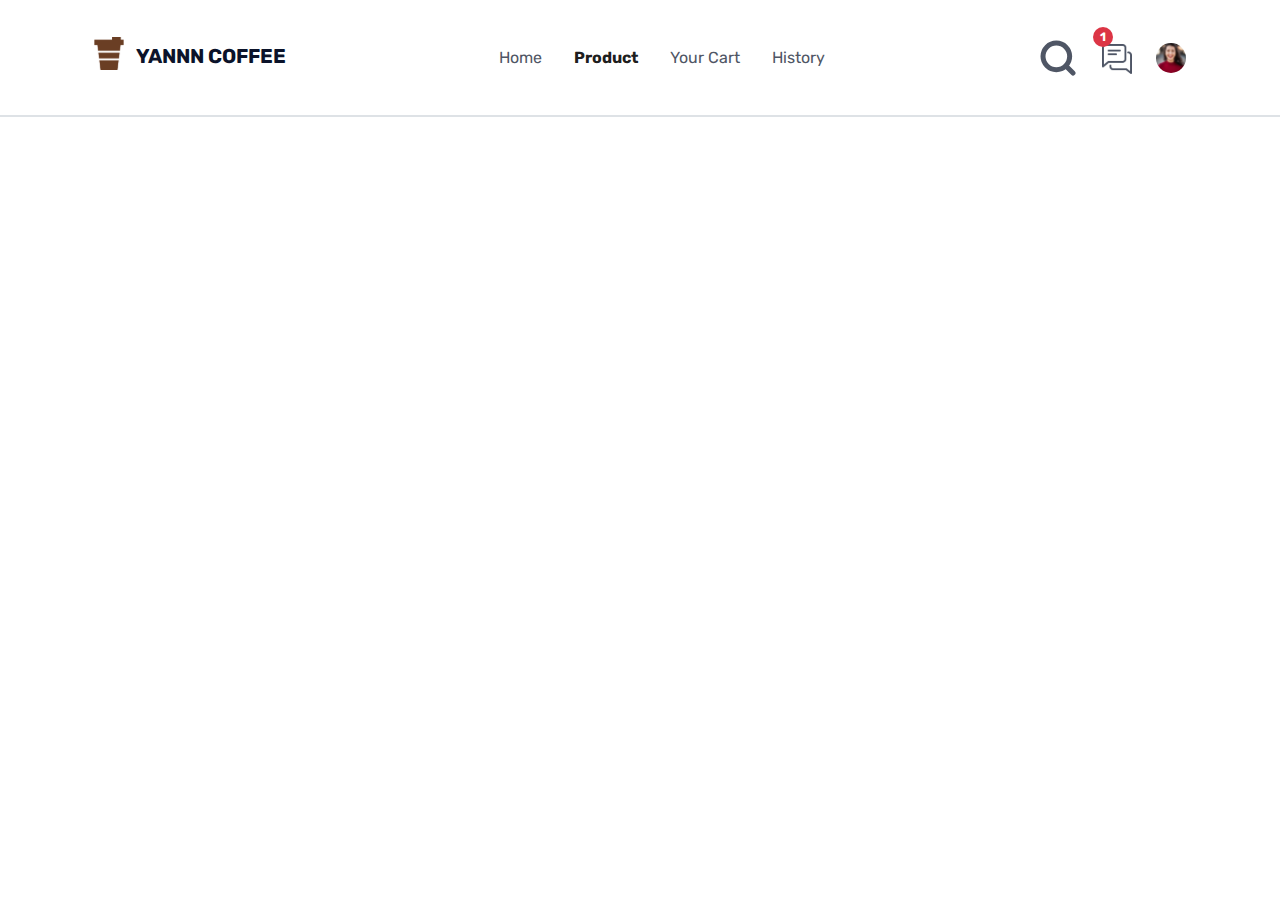
<file: searchBar.html>
<!DOCTYPE html>
<html lang="en">
<head>
    <meta charset="UTF-8">
    <meta http-equiv="X-UA-Compatible" content="IE=edge">
    <meta name="viewport" content="width=device-width, initial-scale=1.0">
    <!-- Bootstrap v5.2 -->
    <link rel="stylesheet" type="text/css" href="css/bootstrap.min.css">
    
    <!-- Google Font -->
    <link
        href="https://fonts.googleapis.com/css2?family=Poppins:wght@400;500;700;900&family=Rubik:wght@400;500;700&display=swap"
        rel="stylesheet">
    
    <!-- CSS -->
    <link rel="stylesheet" href="css/product.css">
    <title>Document</title>
    <style>
        .searchBox {
            position: relative;
            width: 65px;
            height: 50px;
            display: flex;
            justify-content: center;
            align-items: center;
            transition: 0.5s;
        }
        .searchBox:hover {
            width: 300px;
        }
        .searchBox input {
            position: relative;
            width: 100%;
            height: 100%;
            /* border-radius: 20px; */
            border: none;
            padding: 0px 25px;
            outline: none;
            font-size: 1em;
            color: #555;
            /* box-shadow: 5px 5px 5px rgba(0, 0, 0, 0.1) */
        }
        .searchBox input::placeholder,
        .searchBox input 
        {
            color: transparent;
        }
        .searchBox:hover input::placeholder,
        .searchBox:hover input 
        {
            color: #555;
        }
        .searchBox img {
            position: absolute;
            right: 10px;
            color: #555;
            font-size: 1.5em;
            cursor: pointer;
        }
    </style>
</head>
<body>
    <!-- Navbar Start -->
    <header class="border-bottom border-2">
        <div class="container">
            <nav class="navbar navbar-expand-lg my-4">
                <div class="container-fluid">
                    <a class="navbar-brand" href="index.html">
                        <img src="img/coffeeLogo.svg" alt="logo" class="pb-2">
                        <p class="d-inline ps-2">YANNN COFFEE</p>
                    </a>
                    <button class="navbar-toggler" type="button" data-bs-toggle="collapse" data-bs-target="#navbarNav"
                        aria-controls="navbarNav" aria-expanded="false" aria-label="Toggle navigation">
                        <span class="navbar-toggler-icon"></span>
                    </button>
                    <div class="collapse navbar-collapse justify-content-center" id="navbarNav">
                        <ul class="navbar-nav">
                            <li class="nav-item">
                                <a class="nav-link mx-2" aria-current="page" href="index.html">Home</a>
                            </li>
                            <li class="nav-item">
                                <a class="nav-link active mx-2" href="product.html">Product</a>
                            </li>
                            <li class="nav-item">
                                <a class="nav-link mx-2" href="yourcart.html">Your Cart</a>
                            </li>
                            <li class="nav-item">
                                <a class="nav-link mx-2" href="history.html">History</a>
                            </li>
                        </ul>
                    </div>
                    <div class="d-lg-flex">
                        <div class="searchBox" style="margin-right: -0.5rem;">
                            <input type="text" placeholder="Search Anything You Want...">
                            <img src="img/product/search.svg" alt="searchBox">
                        </div>
                        <a class="mx-4" href="chat.html" style="margin-top: 0.7rem;">
                            <img src="img/product/chat.svg" alt="chat">
                            <span
                                class="position-absolute top-0-notif start-100 translate-middle badge-notif bg-danger-notif d-none d-lg-block">
                                1
                                <span class="visually-hidden">unread messages</span>
                        </a>
                        <a href="profile.html" style="margin-top: 0.65rem;">
                            <img src="img/product/profilepic.svg" alt="profile">
                        </a>
                    </div>
                </div>
            </nav>
        </div>
    </header>
    <!-- Navbar End -->

    

    <script type="text/javascript" src="js/bootstrap.min.js"></script>
</body>
</html>
</file>
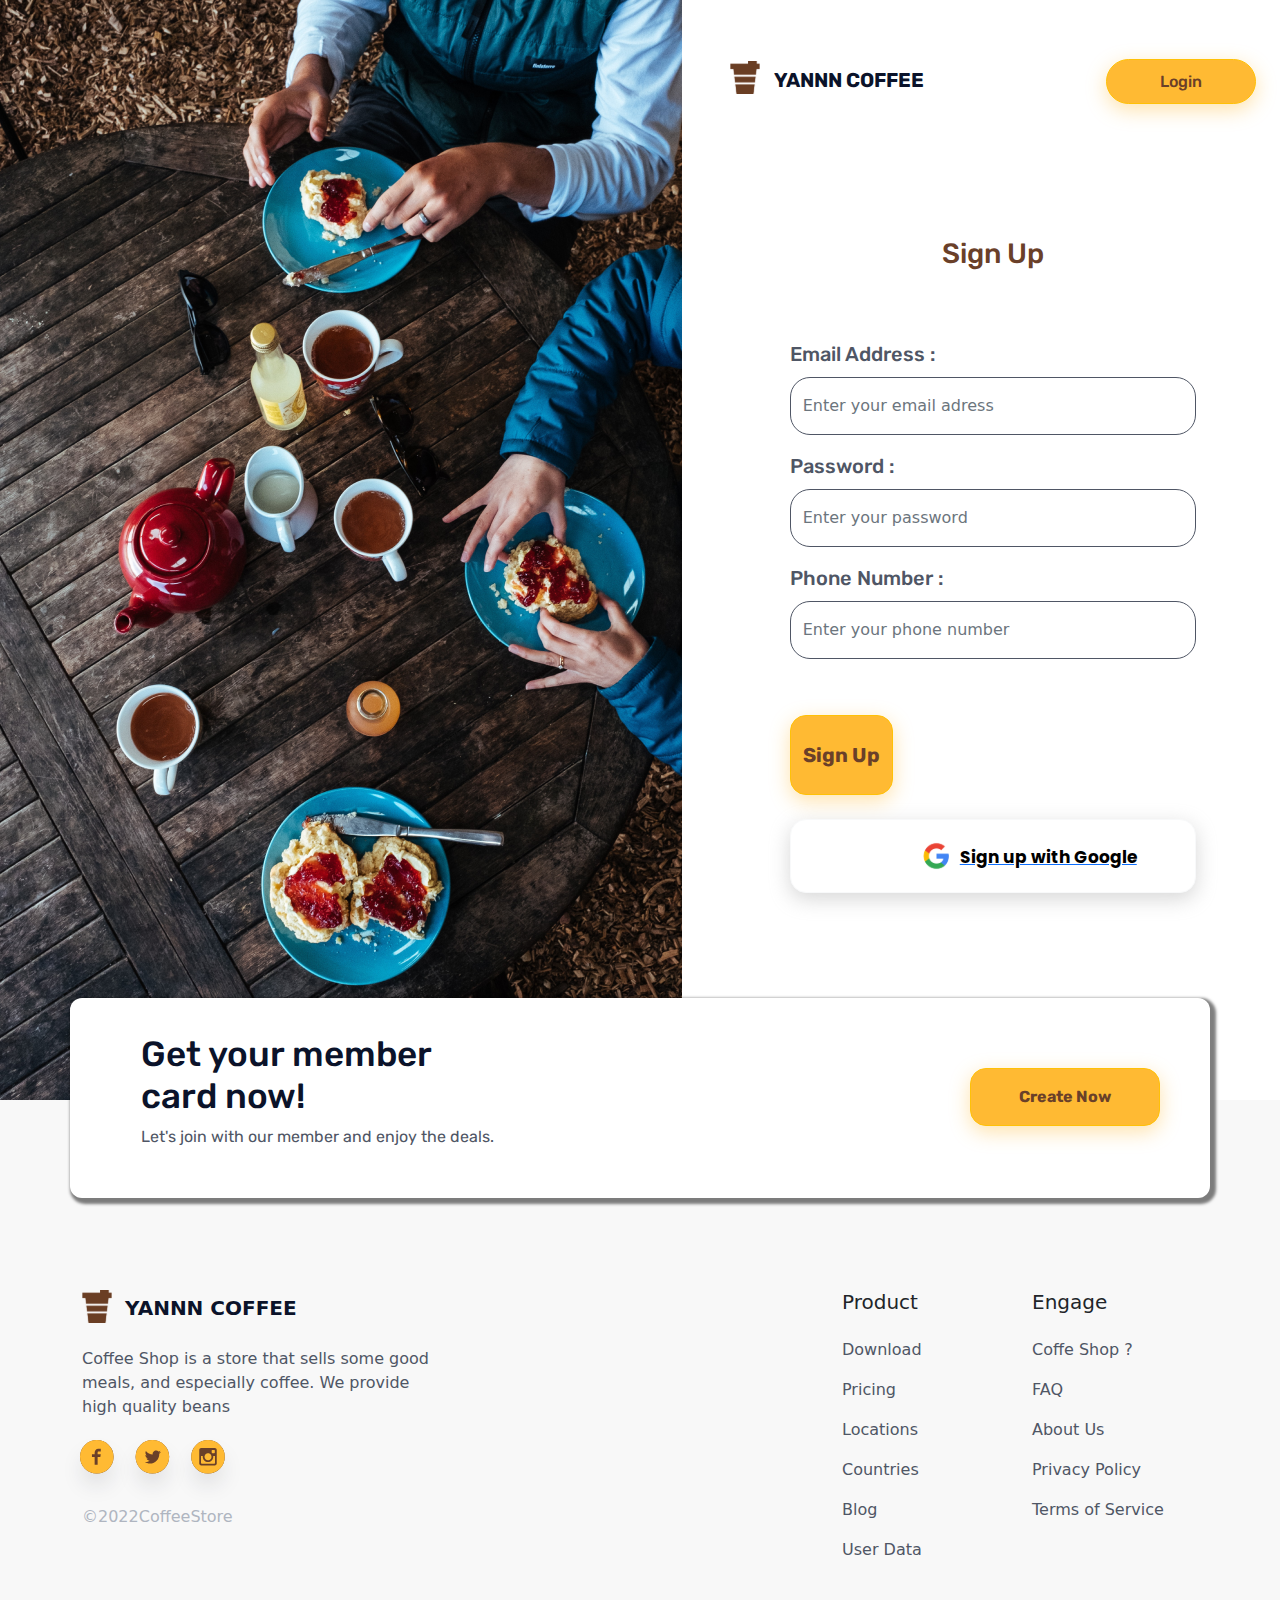
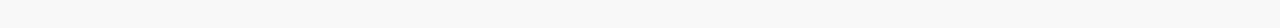
<file: signup.html>
<!DOCTYPE html>
<html lang="en">

<head>
    <meta charset="UTF-8">
    <meta http-equiv="X-UA-Compatible" content="IE=edge">
    <meta name="viewport" content="width=device-width, initial-scale=1.0">

    <!-- Bootstrap v5.2 -->
    <link rel="stylesheet" type="text/css" href="css/bootstrap.min.css">

    <!-- Google Font -->
    <link rel="preconnect" href="https://fonts.googleapis.com">
    <link rel="preconnect" href="https://fonts.gstatic.com" crossorigin>
    <link
        href="https://fonts.googleapis.com/css2?family=Poppins:wght@400;500;700;900&family=Rubik:wght@400;500;700&display=swap"
        rel="stylesheet">

    <!-- CSS -->
    <link rel="stylesheet" href="css/signup.css">

    <title>Sign Up</title>
    <link rel="icon" type="image/x-icon" href="img/coffeeLogo.svg">
</head>

<body>

    <!-- Main Start -->
    <main>
        <div class="row">
            <!-- LEFT SIDE -->
            <div class="col">
                <div class="bg-primary text-white hero"></div>
            </div>
            <!-- RIGHT SIDE -->
            <div class="col">

                <div class="row">
                    <div class="col">
                        <!-- navbar start -->
                        <div class="container mt-5">
                            <nav class="navbar navbar-expand-lg my-4">
                                <div class="container-fluid">
                                    <a class="navbar-brand" href="index.html">
                                        <img src="img/coffeeLogo.svg" alt="logo" class="pb-2">
                                        <p class="d-inline ps-2 s-lg" style="font-size: 20px; color: #0B132A;">YANNN
                                            COFFEE</p>
                                    </a>
                                    <a href="login.html">
                                        <div class="btn btn-warning login-nav rounded-pill px-4 py-2 s-md"
                                            style="font-size: 16px;"><p style="margin-top: 2px;">Login</p></div>
                                    </a>
                                </div>
                            </nav>
                        </div>
                        <!-- navbar end -->
                    </div>
                </div>

                <div class="container w-75">
                    <div class="row">
                        <div class="col text-center s-lg pt-5"
                            style="font-size: 35px; color: #6A4029; margin-top: 50px; margin-bottom: 60px;">
                            <h3>Sign Up</h3>
                        </div>
                    </div>

                    <!-- FORM START -->
                    <form name="signUpForm" action="register.html">
                        <div class="mb-3">
                            <label for="exampleInputEmail1" class="form-label s-md"
                                style="font-size: 20px; color: #4F5665;">Email Address :</label>
                            <input type="email" class="form-control py-3" id="emailSignUp" aria-describedby="emailHelp" placeholder="Enter your email adress">
                        </div>
                        <div class="mb-3">
                            <label for="exampleInputPassword1" class="form-label s-md"
                                style="font-size: 20px; color: #4F5665;">Password :</label>
                            <input type="password" class="form-control py-3" id="passwordSignUp" placeholder="Enter your password">
                        </div>
                        <div class="mb-3">
                            <label for="exampleInputPassword1" class="form-label s-md" style="font-size: 20px; color: #4F5665;">Phone Number :</label>
                            <input type="number" class="form-control py-3" id="phoneNumberSignUp" placeholder="Enter your phone number">
                        </div>

                        <div class="mb-3 form-check"></div>

                        <input type="submit" value="Sign Up" onclick="passValues()" class="btn btn-warning rounded-4 s-lg py-4 input-signup" style="font-size: 20px;">
                        
                        <div class="row">
                            <div class="col mt-4">
                                <a href="#"><div class="btn btn-light d-flex rounded-4">
                                    <img src="img/login/googleLogo.svg" alt="google" style="margin-left: 120px;">
                                    <p class="s-1" style="margin-top: 19px; margin-left: 10px;">Sign up with Google</p>
                                </div></a>
                            </div>
                        </div>
                    </form>
                    <!-- FORM END -->

                </div>

            </div>
        </div>
    </main>
    <!-- Main End -->

    <!-- Footer Start -->
    <footer>
        <div class="container-fluid" style="background-color: #F8F8F8; height: 528px;">
            <div class="container">
                <div class="row">
                    <div class="col-8 pt-footer">
                        <a href="index.html">
                            <img src="img/coffeeLogo.svg" alt="logo" class="pb-2">
                            <p class="d-inline ps-2"
                                style="text-decoration: none; color: #0B132A; font-size: 20px; font-weight: 700;">YANNN
                                COFFEE</p>
                        </a>
                        <p class="mt-3" style="font-size: 16px; font-weight: 500; color: #4F5665;">
                            Coffee Shop is a store that sells some good <br>meals, and especially coffee. We provide
                            <br>high quality beans
                        </p>
                        <div class="d-lg-flex">
                            <a href="https://www.facebook.com/ryanagungsamudra/" target="_blank"
                                style="margin-left: -20px;">
                                <img src="img/Facebook.svg" alt="Facbook">
                            </a>
                            <a href="https://mobile.twitter.com/ryansamudra67" target="_blank"
                                style="margin-left: -15px;">
                                <img src="img/Twitter.svg" alt="Twitter">
                            </a>
                            <a href="https://instagram.com/ryanagungsamudra/" target="_blank"
                                style="margin-left: -15px;">
                                <img src="img/Instagram.svg" alt="Instagram">
                            </a>
                        </div>

                        <p style="color: #AFB5C0; font-size: 16px; font-weight: 400;">©2022CoffeeStore</p>
                    </div>
                    <div class="col-2 pt-footer">
                        <h5 class="mb-4">Product</h5>
                        <a href="#">
                            <p>Download</p>
                        </a>
                        <a href="#">
                            <p>Pricing</p>
                        </a>
                        <a href="#">
                            <p>Locations</p>
                        </a>
                        <a href="#">
                            <p>Countries</p>
                        </a>
                        <a href="#">
                            <p>Blog</p>
                        </a>
                        <a href="userdata.html">
                            <p>User Data</p>
                        </a>
                    </div>
                    <div class="col-2 pt-footer">
                        <h5 class="mb-4">Engage</h5>
                        <a href="#">
                            <p>Coffe Shop ?</p>
                        </a>
                        <a href="#">
                            <p>FAQ</p>
                        </a>
                        <a href="#">
                            <p>About Us</p>
                        </a>
                        <a href="#">
                            <p>Privacy Policy</p>
                        </a>
                        <a href="#">
                            <p>Terms of Service</p>
                        </a>
                    </div>
                </div>
            </div>
        </div>
    </footer>
    <!-- Footer End -->

    <!-- info panel footer start -->
    <div class="container">
        <div class="row info-panel-footer">
            <div class="col">
                <div class="container-fluid">
                    <div class="container">
                        <div class="row">
                            <div class="col">
                                <h4 class="typo-primary s-md" style="font-size: 35px; color: #0B132A;">Get your member
                                    <br>card now!</h4>
                                <p class="typo-secondary s-sm" style="font-size: 16px; color: #4F5665;">Let's join with
                                    our member and enjoy the deals.</p>
                            </div>
                            <div class="col">
                                <a href="#"><button class="btn btn-warning rounded-4 px-5 py-3 s-lg" style="font-size: 16px;">Create Now</button></a>
                            </div>
                        </div>
                    </div>
                </div>
            </div>
        </div>
    </div>
    <!-- info panel footer end -->
    
    <script type="text/javascript" src="js/bootstrap.min.js"></script>
    <script>
        function passValues (){
            let emailSignUp = document.getElementById("emailSignUp").value
            let phoneNumberSignUp = document.getElementById("phoneNumberSignUp").value
            let passwordSignUp = document.getElementById("passwordSignUp").value
    
            localStorage.setItem("textValue", emailSignUp);
            localStorage.setItem("numberValue", phoneNumberSignUp);
            return false
        }
    </script>
</body>

</html>
</file>
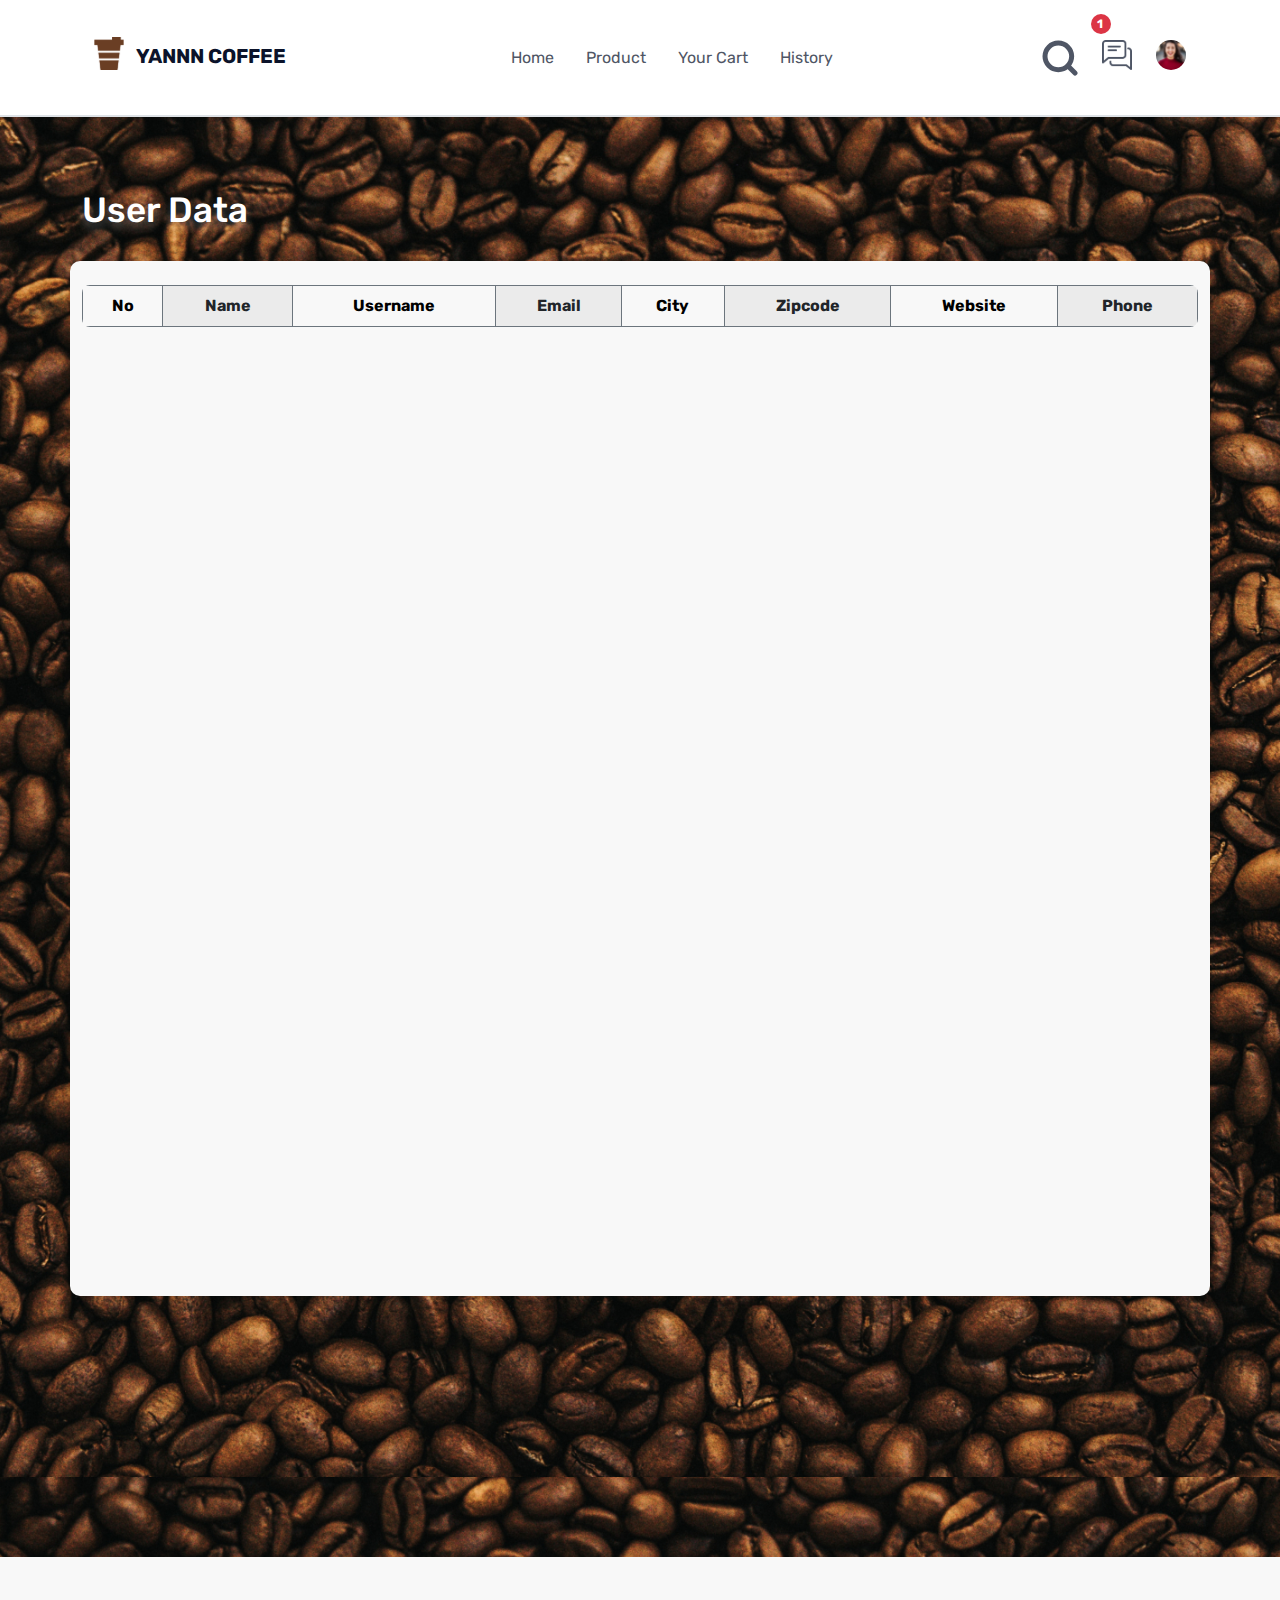
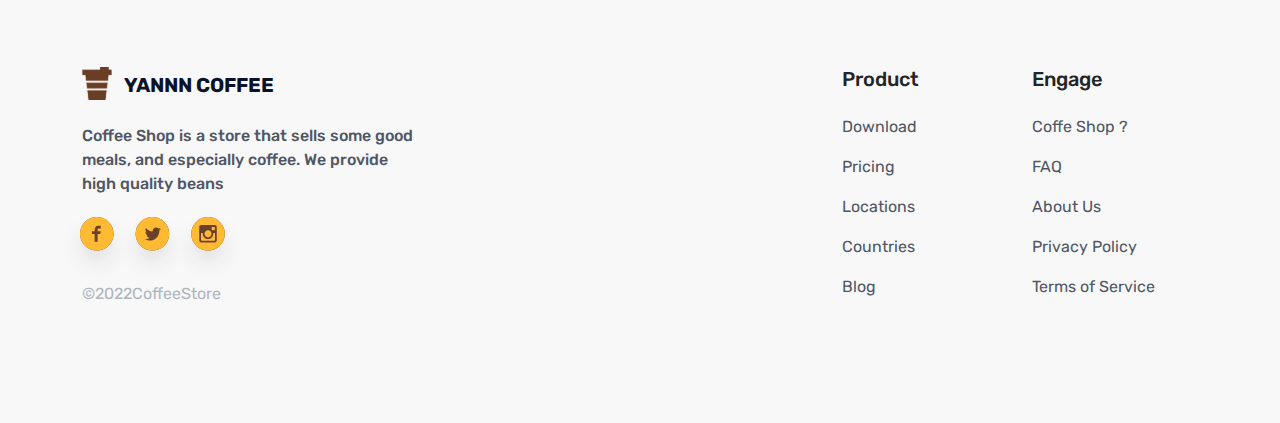
<file: userdata.html>
<!DOCTYPE html>
<html lang="en">
<head>
    <meta charset="UTF-8">
    <meta http-equiv="X-UA-Compatible" content="IE=edge">
    <meta name="viewport" content="width=device-width, initial-scale=1.0">

    <!-- Bootstrap v5.2 -->
    <link rel="stylesheet" type="text/css" href="css/bootstrap.min.css">

    <!-- Google Font -->
    <link rel="preconnect" href="https://fonts.googleapis.com">
    <link rel="preconnect" href="https://fonts.gstatic.com" crossorigin>
    <link
        href="https://fonts.googleapis.com/css2?family=Poppins:wght@400;500;700;900&family=Rubik:wght@400;500;700&display=swap"
        rel="stylesheet">

    <!-- CSS -->
    <link rel="stylesheet" href="css/userdata.css">

    <title>User Data</title>
    <link rel="icon" type="image/x-icon" href="img/coffeeLogo.svg">
</head>
<body>

    <!-- Navbar Start -->
    <header class="border-bottom border-2">
        <div class="container">
            <nav class="navbar navbar-expand-lg my-4">
                <div class="container-fluid">
                    <a class="navbar-brand" href="index.html">
                        <img src="img/coffeeLogo.svg" alt="logo" class="pb-2">
                        <p class="d-inline ps-2">YANNN COFFEE</p>
                    </a>
                    <button class="navbar-toggler" type="button" data-bs-toggle="collapse" data-bs-target="#navbarNav"
                        aria-controls="navbarNav" aria-expanded="false" aria-label="Toggle navigation">
                        <span class="navbar-toggler-icon"></span>
                    </button>
                    <div class="collapse navbar-collapse justify-content-center" id="navbarNav">
                        <ul class="navbar-nav">
                            <li class="nav-item">
                                <a class="nav-link mx-2" aria-current="page" href="index.html">Home</a>
                            </li>
                            <li class="nav-item">
                                <a class="nav-link mx-2" href="product.html">Product</a>
                            </li>
                            <li class="nav-item">
                                <a class="nav-link mx-2" href="yourcart.html">Your Cart</a>
                            </li>
                            <li class="nav-item">
                                <a class="nav-link mx-2" href="history.html">History</a>
                            </li>
                        </ul>
                    </div>
                    <div class="d-lg-flex">
                        <a href="#">
                            <img src="img/product/search.svg" alt="search">
                        </a>
                        <a class="mx-4" href="chat.html">
                            <img src="img/product/chat.svg" alt="chat">
                            <span
                                class="position-absolute top-0 start-100 translate-middle badge-notif bg-danger-notif d-none d-lg-block">
                                1
                                <span class="visually-hidden">unread messages</span>
                        </a>
                        <a href="profile.html">
                            <img src="img/product/profilepic.svg" alt="profile">
                        </a>
                    </div>
                </div>
            </nav>
        </div>
    </header>
    <!-- Navbar End -->

    <!-- Main Start -->
    <main>
        <div class="p-5 bg-primary text-black hero">
            <div class="container container-1">

                <div class="row">
                    <div class="col">
                        <h2 class="user-profile" style="margin-top: -4.5rem;">User Data</h2>
                    </div>
                </div>

                <!-- Table content start -->
                <div class="row mt-4">
                    <div class="col">
                        <table class="table table-bordered table-striped-columns rounded rounded-3 overflow-hidden table-hover border-secondary">
                            <thead class="text-black text-center">
                                <tr>
                                    <th>No</th>
                                    <th>Name</th>
                                    <th>Username</th>
                                    <th>Email</th>
                                    <th>City</th>
                                    <th>Zipcode</th>
                                    <th>Website</th>
                                    <th>Phone</th>
                                </tr>
                            </thead>
                            <tbody class="text-dark py-3"></tbody>
                        </table>
                    </div>
                </div>
                <!-- Table content end  -->

            </div>
        </div>
    </main>
    <!-- Main End -->

    <!-- Footer Start -->
    <footer>
        <div class="container-fluid" style="background-color: #F8F8F8; height: 466px;">
            <div class="container">
                <div class="row">
                    <div class="col-8 pt-footer">
                        <a href="index.html">
                            <img src="img/coffeeLogo.svg" alt="logo" class="pb-2">
                            <p class="d-inline ps-2"
                                style="text-decoration: none; color: #0B132A; font-size: 20px; font-weight: 700;">YANNN
                                COFFEE</p>
                        </a>
                        <p class="mt-3" style="font-size: 16px; font-weight: 500; color: #4F5665;">
                            Coffee Shop is a store that sells some good <br>meals, and especially coffee. We provide
                            <br>high quality beans
                        </p>
                        <div class="d-lg-flex">
                            <a href="https://www.facebook.com/ryanagungsamudra/" target="_blank"
                                style="margin-left: -20px;">
                                <img src="img/Facebook.svg" alt="Facbook">
                            </a>
                            <a href="https://mobile.twitter.com/ryansamudra67" target="_blank"
                                style="margin-left: -15px;">
                                <img src="img/Twitter.svg" alt="Twitter">
                            </a>
                            <a href="https://instagram.com/ryanagungsamudra/" target="_blank"
                                style="margin-left: -15px;">
                                <img src="img/Instagram.svg" alt="Instagram">
                            </a>
                        </div>

                        <p style="color: #AFB5C0; font-size: 16px; font-weight: 400;">©2022CoffeeStore</p>
                    </div>
                    <div class="col-2 pt-footer">
                        <h5 class="mb-4">Product</h5>
                        <a href="#">
                            <p>Download</p>
                        </a>
                        <a href="#">
                            <p>Pricing</p>
                        </a>
                        <a href="#">
                            <p>Locations</p>
                        </a>
                        <a href="#">
                            <p>Countries</p>
                        </a>
                        <a href="#">
                            <p>Blog</p>
                        </a>
                    </div>
                    <div class="col-2 pt-footer">
                        <h5 class="mb-4">Engage</h5>
                        <a href="#">
                            <p>Coffe Shop ?</p>
                        </a>
                        <a href="#">
                            <p>FAQ</p>
                        </a>
                        <a href="#">
                            <p>About Us</p>
                        </a>
                        <a href="#">
                            <p>Privacy Policy</p>
                        </a>
                        <a href="#">
                            <p>Terms of Service</p>
                        </a>
                    </div>
                </div>
            </div>
        </div>
    </footer>
    <!-- Footer End -->

    <script type="text/javascript" src="js/bootstrap.min.js"></script>
    <script type="text/javascript" src="js/userdata.js"></script>
</body>
</html>
</file>
<file: css/style.css>
@media screen and (max-width : 576px) {
    body {
        overflow-x: hidden;
    }
    .hero-1 {
        background-position-x: -48rem;
    }
}

/* Navbar */
body {
    font-family: 'Rubik', sans-serif;
    overflow-x: hidden;
    
}
.navbar-brand {
    font-weight:700;
    font-size: 20px; 
    color: #0B132A;
}
.nav-link.active {
    font-weight: 700;
    font-size: 16px;
    color: #6A4029;
}
.nav-link {
    font-weight: 400;
    font-size: 16px;
    color: #4F5665;
}
.nav-link:hover {
    border-bottom: 1px solid #6A4029;
}
a {
    text-decoration: none;
}
img {
    max-width: 100%;
    height: auto;
}
.btn.btn-warning.get-started {
    width: 250px;
    height: 60px;
}
.btn.btn-warning.sign-up {
    width: 150px;
    height: 45px;
    background-color: #FFBA33;
    border-radius: 50px;
}
.btn.btn-warning:hover {
    background-color: #6A4029;
    border-color: #6A4029;
    color: #FFFFFF;
}

/* SECTION 1 */
.hero-1 {
    background-image: url(../img/homepage/hero-1.png);
    background-size: cover;
    height: 100vh;
    width: 100%;
}
.typo-1-s1 {
    font-weight: 700;
    font-size: 50px;
    color: #FFFFFF;
    margin-top: 20px;
}
.typo-2-s1 {
    font-weight: 400;
    font-size: 20px;
    color: #FFFFFF;
}
.typo-3-s1 {
    font-weight: 700;
    font-size: 16px;
    color: #6A4029;
}
/* info panel */
.info-panel {
    box-shadow: 0 3px 20px rgba(0, 0, 0, 0.5);
    border-radius: 12px;
    margin-top: -100px;
    background-color: #FFFFFF;
    height: 200px;
    padding-top: 65px;
    padding-left: 135px;
}
.info-panel img {
    margin-right: 15px;
    margin-top: 5px;
}
.info-panel h4 {
    font-weight: 700;
    font-size: 25px;
    color: #0B132A;
}
.info-panel p {
    font-weight: 400;
    font-size: 20px;
    color: #4F5665;
}
.vertical-line {
    border-left: 3px solid #EEEFF2;
    height: 125px;
    margin-top: -113px;
    margin-left: -100px;
}

/* SECTION 2 */
.hero-2 {
    background-image: url(../img/homepage/hero-2.png);
    background-size: cover;
    height: 457px;
    width: 573px;
}
.typo-primary {
    font-weight: 500;
    font-size: 35px;
    color: #0B132A;
}
.typo-secondary {
    font-weight: 400;
    font-size: 16px;
    color: #4F5665;
}
.typo-3-s2 {
    font-weight: 400;
    font-size: 14px;
    color: #4F5665;
}

/* SECTION 3 */
.section-3 {
    margin-top: 100px;
}
.mt-card {
    margin-top: 220px;
}

/* SECTION 4 */
.section-4 {
    margin-top: 100px;
}
.hero-map {
    margin-top: 50px;
    background-image: url(../img/homepage/hero-map.svg);
    background-size: cover;
    height: 537px;
    max-width: 1060px;
}

/* SECTION 5 */
.section-5 {
    margin-top: 100px;
}
.sponsored {
    background-image: url(../img/homepage/sponsored.svg);
    background-size: cover;
    height: 208px;
    width: 1135px;
}

/* CAROUSEL SLIDING START*/
.testimonials {
    max-width: 1000px;
    padding: 0 15px 50px;
    margin: 0 auto 80px auto;
}
.single-item {
    background: #fff;
    color: #111;
    padding: 15px;
    margin: 50px 15px;
}
.profile {
    margin-bottom: 30px;
    text-align: center;
}
.img-area {
    margin: 0 15px 15px 15px;
}
.img-area img {
    height: 200px;
    width: 200px;
    border-radius: 50%;
    border: 7px solid #6A4029;
    opacity: 105%;
}
.content {
    font-size: 18px;
}
.content p {
    text-align: justify;
}
.content p span {
    font-size: 48px;
    margin-right: 20px;
    color:#FFBA33;
    opacity: 75%;
}
.socials i {
    margin-right: 25px;
}
.bio h4 {
    font-family: 'Berkshire Swash', cursive;
}
.carousel-control-next-icon,
.carousel-control-prev-icon {
    background-color:#FFBA33;
}
/* CAROUSEL SLIDING END */

/* info panel footer */
.info-panel-footer {
    box-shadow: 3px 3px 3px 3px rgba(0, 0, 0, 0.5);
    border-radius: 12px;
    background-color: #FFFFFF;
    height: 200px;
    margin-top: -630px;
    padding-top: 35px;
    padding-left: 35px;
}
.info-panel-footer button {
    margin-left: 300px;
    margin-top: 35px;
}
.pt-footer {
    margin-top: 220px;
}
footer a {
    text-decoration: none;
    color: #4F5665;
    font-size: 16px;
    font-weight: 400;
}
</file>
<file: css/chat.css>
.check {
    border: 3px solid black;
    height: 140vh;
}
/* Navbar Start*/
body {
    font-family: 'Poppins';
    overflow-x: hidden;
}

.navbar-brand {
    font-weight: 700;
    font-size: 20px;
    color: #0B132A;
}

.nav-link.active {
    font-weight: 700;
    font-size: 16px;
    color: #6A4029;
}

.nav-link {
    font-weight: 400;
    font-size: 16px;
    color: #4F5665;
}

.nav-link:hover {
    border-bottom: 1px solid #6A4029;
}

/* Chat Notif */
.start-100 {
    left: 91.5% !important
}

.top-0 {
    top: 19% !important
}

.badge {
    border-radius: 360px;
    height: 20px;
    width: 20px;
    border-top-color: #6A4029;
}

.bg-danger {
    color: white;
    padding-left: 6.5px;
}

/* Navbar End */

/* Main Start */
.hero {
    background-image: url(../img/chat&roomchat/hero.jpg);
    background-size: cover;
    background-position-x: center;
    height: 165vh;
    width: 100vw;
}
.avatar-1 {
    margin-top: 0.7rem;
}
.avatar-2 {
    margin-top: 0.4rem;
}
.avatar-3 {
    margin-top: 0.5rem;
}
.container-1 {
    border-radius: 20px;
}
.container-2 {
    height: 140vh;
    background-color: #6A4029;
    border-top-left-radius: 20px;
    border-bottom-left-radius: 20px;
}
.container-3 {
    height: 140vh;
    background-color: white;
    border-top-right-radius: 20px;
    border-bottom-right-radius: 20px;
}
.form-control {
    background-color: #EFEEEE;
    border-radius: 20px;
    height: 3rem;
}
a {
    text-decoration: none;
}
a .chat-section {
    color: #FFFFFF;
    margin-top: 2rem;
}
.chat-section:hover {
    transform: scale(1.05);
    transition-delay: 100ms;
    transition-duration: 0.5s;
}
.line-break-side {
    border: 1px solid #FFFFFF;
    margin-top: -0.1rem;
}
/* Main End */

/* Styling start */
.s-1 {
    font-family: 'Poppins';
    font-style: normal;
    font-weight: 700;
    font-size: 15px;
    line-height: 22px;
    color: #FFFFFF;

    margin-left: 2rem; margin-top: 2rem;
}
.s-2 {
    font-family: 'Poppins';
    font-style: normal;
    font-weight: 700;
    font-size: 20px;
    line-height: 30px;
    color: #FFFFFF;

    margin-top: -1rem; margin-left: 0.6rem;
}
.s-3 {
    font-family: 'Poppins';
    font-style: normal;
    font-weight: 400;
    font-size: 15px;
    line-height: 22px;
    color: #FFFFFF;

    margin-top: -0.3rem; margin-left: 0.6rem;
}
.s-4 {
    font-family: 'Poppins';
    font-style: normal;
    font-weight: 700;
    font-size: 30px;
    line-height: 45px;
    color: #4F5665;
}

/* Styling end */

/* Footer Start */
.pt-footer {
    margin-top: 110px;
}

footer a {
    text-decoration: none;
    color: #4F5665;
    font-size: 16px;
    font-weight: 400;
}

/* Footer End */
</file>
<file: css/forgotpassword.css>
body {
    font-family: 'Poppins';
}
.hero {
    background: url(../img/forgot/bg-hero.jpg);
    background-size: cover;
    width: 100%;
    height: 120vh;
    background-position-y: -18rem;
}
.btn-primary {
    background-color: #6A4029;
    border-radius: 20px;
    border: #6A4029;

    font-family: 'Poppins';
    font-style: normal;
    font-weight: 700;
    font-size: 25px;
}
.btn-primary:hover {
    background-color: #FFBA33;
    color: #6A4029;
    border: #FFBA33;
}
.btn-warning {
    background-color: #FFBA33;
    border-radius: 20px;

    font-family: 'Poppins';
    font-style: normal;
    font-weight: 700;
    font-size: 25px;
}
.btn-warning:hover {
    background-color: #6A4029;
    color: #FFFFFF;
    border: #6A4029;
}
.btn.btn-warning.send {
    width: 180px;
    height: 90px;

    font-family: 'Poppins';
    font-style: normal;
    font-weight: 700;
    font-size: 24px;
    line-height: 45px;
    text-align: center;
    color: #6A4029;

    margin-left: 40px;
}
.btn.btn-primary.resend {
    width: 354px;
    height: 90px;

    font-family: 'Poppins';
    font-style: normal;
    font-weight: 700;
    font-size: 24px;
    line-height: 45px;
    text-align: center;
    color: #FFFFFF;
}
.btn.btn-warning.send:hover {
    color:#FFFFFF;
}
.btn.btn-primary.resend:hover {
    color: #6A4029;
}
.form-control {
    background-color: #FFFFFF;
    border: 1px solid #4F5665;
    border-radius: 20px;

    width: 750px;
    height: 90px;

    font-size: 20px;
    margin-left: 50px;
}

/* Footer Start */
.pt-footer {
    margin-top: 110px;
}
.info-panel-footer {
    box-shadow: 3px 3px 3px 3px rgba(0, 0, 0, 0.5);
    border-radius: 12px;
    background-color: #FFFFFF;
    height: 130px;
    width: 850px;
    position: relative;
}
footer a {
    text-decoration: none;
    color: #4F5665;
    font-size: 16px;
    font-weight: 400;
}
/* Footer End */
</file>
<file: css/history.css>
/* Navbar Start*/
body {
    font-family: 'Rubik', sans-serif;
    overflow-x: hidden;
}
.navbar-brand {
    font-weight: 700;
    font-size: 20px;
    color: #0B132A;
}
.nav-link.active {
    font-weight: 700;
    font-size: 16px;
    color: #6A4029;
}
.nav-link {
    font-weight: 400;
    font-size: 16px;
    color: #4F5665;
}
.nav-link:hover {
    border-bottom: 1px solid #6A4029;
}
a {
    text-decoration: none;
}
/* Navbar End */

/* Footer Start */
.pt-footer {
    margin-top: 110px;
}

footer a {
    text-decoration: none;
    color: #4F5665;
    font-size: 16px;
    font-weight: 400;
}
/* Footer End */

/* Main start */
.hero {
    background-image: url(../img/history/hero.png);
    background-size: cover;
    height: 1160px;
}
.card-style {
    box-shadow: 0px 10px 40px rgba(0, 0, 0, 0.03);
    border-radius: 20px;
}
.img-product {
    width: 170px; height: 170px;
    margin-left: -20px;
    margin-top: -10px;
}
.form-check-input {
    width: 25px;
    height: 25px;
    background: #F5F5F8;
    border: 2px solid #6A4029;
    border-radius: 5px;
}
/* Main end */

/* Styling start */
.s-1 {
    font-family: 'Poppins';
    font-style: normal;
    font-weight: 700;
    font-size: 25px;
    color: #000000;
    margin-left: -18px;
}
.s-2 {
    font-family: 'Poppins';
    font-style: normal;
    font-weight: 400;
    font-size: 20px;
    color: #895537;
    margin-left: -18px;
    line-height: 20px;
}
.s-3 {
    font-family: 'Poppins';
    font-style: normal;
    font-weight: 400;
    font-size: 20px;
    color: #6A4029;
    margin-left: -18px;
    line-height: 0px;
}
.s-4 {
    font-family: 'Rubik';
    font-style: normal;
    font-weight: 700;
    font-size: 40px;
    color: #FFFFFF;
    text-shadow: 0px 4px 4px rgba(0, 0, 0, 0.8);
}
.s-5 {
    font-family: 'Rubik';
    font-style: normal;
    font-weight: 700;
    font-size: 20px;
    color: #FFFFFF;
    text-shadow: 0px 4px 4px rgba(0, 0, 0, 0.8);
}
.select-all a {
    text-decoration: none;
    font-family: 'Poppins';
    font-style: normal;
    font-weight: 700;
    font-size: 18px;
    text-decoration-line: underline;
    color: #FFFFFF;
}
.select-all a p {
    margin-right: 40px;
}
/* Styling end */



/* ===================MODIFIKASI BADGE DARI CDN BOOTSTRAP========================== */

/* Chat Notif Start*/
.start-100 {
    left: 91.5% !important
}

.top-0 {
    top: 19% !important
}

.badge-notif {
    --bs-badge-padding-x: 0.65em;
    --bs-badge-padding-y: 0.35em;
    --bs-badge-font-size: 0.75em;
    --bs-badge-font-weight: 700;
    --bs-badge-color: #fff;
    --bs-badge-border-radius: 0.375rem;
    display: inline-block;
    padding: var(--bs-badge-padding-y) var(--bs-badge-padding-x);
    font-size: var(--bs-badge-font-size);
    font-weight: var(--bs-badge-font-weight);
    line-height: 1;
    color: var(--bs-badge-color);
    text-align: center;
    white-space: nowrap;
    vertical-align: baseline;
    border-radius: var(--bs-badge-border-radius);

    height: 20px;
    width: 20px;
    border-top-color: #6A4029;
    border-radius: 360px;
}

.bg-danger-notif {
    color: white;
    padding-left: 6.5px;

    --bs-bg-opacity: 1;
    background-color: rgba(var(--bs-danger-rgb), var(--bs-bg-opacity)) !important
}

/* Chat Notif End  */
</file>
<file: css/login.css>
body {
    overflow-x: hidden;
}

/* Main Start*/
.hero {
    background-image: url(../img/login/login_background.png);
    width: 682px;
    height: 1100px;
    background-size: cover;
}
.btn-warning {
    background-color:  #FFBA33;
    box-shadow: 0px 6px 20px rgba(255, 186, 51, 0.4);
    border-radius: 20px;
}
.btn.btn-warning {
    color: #6A4029;
}
.btn.btn-warning.signup-nav {
    width: 150px;
    height: 45px;
}
.btn.btn-warning:hover {
    background-color: #6A4029;
    border-color: #6A4029;
    color: #FFFFFF;
}
.btn-light {
    background-color: #FFFFFF;
    box-shadow: 0px 6px 20px rgba(196, 196, 196, 0.67);
    border-radius: 20px;
}
.form-control {
    background-color: #FFFFFF;
    border: 1px solid #4F5665;
    border-radius: 20px;
    
}
/* Main End */

/* Styling Start*/
.s-1 {
    font-family: 'Poppins';
    font-style: normal;
    font-weight: 700;
    font-size: 17px;
    color: #000000;
}
.s-sm {
    font-family: 'Rubik';
    font-style: normal;
    font-weight: 400;
}
.s-md {
    font-family: 'Rubik';
    font-style: normal;
    font-weight: 500;
}
.s-lg {
    font-family: 'Rubik';
    font-style: normal;
    font-weight: 700;
}

/* Styling End */

/* Footer Start */
.pt-footer {
    margin-top: 190px;
}

footer a {
    text-decoration: none;
    color: #4F5665;
    font-size: 16px;
    font-weight: 400;
}
/* Footer End */

/* info panel footer */
.info-panel-footer {
    box-shadow: 3px 3px 3px 3px rgba(0, 0, 0, 0.5);
    border-radius: 12px;
    background-color: #FFFFFF;
    height: 200px;
    margin-top: -630px;
    padding-top: 35px;
    padding-left: 35px;
    position: relative;
}

.info-panel-footer button {
    margin-left: 300px;
    margin-top: 35px;
}
</file>
<file: css/product-detail.css>
/* Navbar Start*/
body {
    font-family: 'Rubik', sans-serif;
    overflow-x: hidden;
}

.navbar-brand {
    font-weight: 700;
    font-size: 20px;
    color: #0B132A;
}

.nav-link.active {
    font-weight: 700;
    font-size: 16px;
    color: #6A4029;
}

.nav-link {
    font-weight: 400;
    font-size: 16px;
    color: #4F5665;
}

.nav-link:hover {
    border-bottom: 1px solid #6A4029;
}

a {
    text-decoration: none;
}

/* Navbar End */

/* main start */
.tab-link {
    color: #4F5665;
    font-size: 16px;
    font-weight: 400;
    margin-top: 50px;
    margin-left: 20px;
    margin-bottom: 60px;
}
.tab-link:hover {
    color: #4F5665;
}
.tab-link.active {
    color: #6A4029;
    font-size: 16px;
    font-weight: 700;
    margin-left: 5px;
}
.hero {
    background-image: url(../img/product-detail/hero.png);
    background-size: cover;
    height: 425px;
    width: 425px;
    margin-left: 45px;
}

/* Button start */
.btn-primary {
    background-color: #6A4029;
    border-radius: 20px;

    font-family: 'Poppins';
    font-style: normal;
    font-weight: 700;
    font-size: 25px;
}
.btn-primary:hover {
    background-color: #FFBA33;
    color: #6A4029;
    border: #FFBA33;
}
.btn-warning {
    background-color: #FFBA33;
    border-radius: 20px;

    font-family: 'Poppins';
    font-style: normal;
    font-weight: 700;
    font-size: 25px;
}
.btn.btn-warning {
    color: #6A4029;
}
.btn-warning:hover {
    background-color: #6A4029;
    color: #FFFFFF;
    border: #6A4029;
}
.btn-secondary {
    color: #FFFFFF;
    background-color: #6A4029;
    border: #6A4029;
}
.btn-light {
    color: #9F9F9F;
    background-color: #F4F4F8;
    border: #F4F4F8;
}
.btn.btn-warning.footer {
    margin-top: -35px; margin-left: -47px;
    width: 280px; height: 200px;
}
.btn.btn-warning.footer:hover {
    background-color: #6A4029;
    color: #FFFFFF;
    border: #6A4029;
}
.btn.btn-secondary:hover {
    background-color:#FFBA33 ;
    border-color: #FFBA33;
    color: #6A4029;
}
/* Button end */

.form-control.w-s {
    width: 320px;
}
/* main end */

/* styling start */
.s-1 {
    font-family: 'Poppins', sans-serif;
    font-size: 50px;
    font-weight: 900;
    color:black;
    margin-top: -35px;
}
.s-2 {
    font-family: 'Poppins', sans-serif;
    font-size: 25px;
    font-weight: 500;
    color: black;
}
.s-3 {
    font-family: 'Poppins', sans-serif;
    font-style: normal;
    font-weight: 400;
    font-size: 20px;
    color: #6A4029;
    padding-top: 55px;
    padding-left: 65px;
}
.s-4 {
    font-family: 'Poppins', sans-serif;
    font-style: normal;
    font-weight: 400;
    font-size: 20px;
    color: #6A4029;
    padding-top: 55px;
    padding-left: 65px;
    margin-top: -45px;
}
.s-5 {
    font-family: 'Poppins';
    font-style: normal;
    font-weight: 700;
    font-size: 20px;
    color: #000000;
    padding-top: 15px;
    padding-left: 170px;
}
.s-6 {
    font-family: 'Poppins';
    font-style: normal;
    font-weight: 700;
    font-size: 20px;
}
.s-7 {
    font-family: 'Poppins';
    font-style: normal;
    font-weight: 900;
    font-size: 25px;
}
.s-8 {
    font-family: 'Poppins';
    font-style: normal;
    font-weight: 400;
    font-size: 20px;
}
/* styling end */


/* Footer Start */
.pt-footer {
    margin-top: 220px;
}

footer a {
    text-decoration: none;
    color: #4F5665;
    font-size: 16px;
    font-weight: 400;
}

/* Footer End */
/* info panel footer */
.info-panel-footer {
    box-shadow: 3px 3px 3px 3px rgba(0, 0, 0, 0.5);
    border-radius: 12px;
    background-color: #FFFFFF;
    height: 200px; width: 800px;
    margin-top: -630px;
    padding-top: 35px;
    padding-left: 35px;
}
.info-panel-button {
    box-shadow: 3px 3px 3px 3px rgba(0, 0, 0, 0.5);
    border-radius: 20px;
    background-color: #FFBA33;
    height: 200px;
    width: 280px;
    margin-top: -203px;
    margin-left: 833px;
    padding-top: 35px;
    padding-left: 35px;
}


/* ===================MODIFIKASI BADGE DARI CDN BOOTSTRAP========================== */

/* Chat Notif Start*/
.start-100 {
    left: 91.5% !important
}

.top-0 {
    top: 19% !important
}

.badge-notif {
    --bs-badge-padding-x: 0.65em;
    --bs-badge-padding-y: 0.35em;
    --bs-badge-font-size: 0.75em;
    --bs-badge-font-weight: 700;
    --bs-badge-color: #fff;
    --bs-badge-border-radius: 0.375rem;
    display: inline-block;
    padding: var(--bs-badge-padding-y) var(--bs-badge-padding-x);
    font-size: var(--bs-badge-font-size);
    font-weight: var(--bs-badge-font-weight);
    line-height: 1;
    color: var(--bs-badge-color);
    text-align: center;
    white-space: nowrap;
    vertical-align: baseline;
    border-radius: var(--bs-badge-border-radius);

    height: 20px;
    width: 20px;
    border-top-color: #6A4029;
    border-radius: 360px;
}

.bg-danger-notif {
    color: white;
    padding-left: 6.5px;

    --bs-bg-opacity: 1;
    background-color: rgba(var(--bs-danger-rgb), var(--bs-bg-opacity)) !important
}

/* Chat Notif End  */
</file>
<file: css/product.css>
/* Navbar Start*/
body {
    font-family: 'Rubik', sans-serif;
    overflow-x: hidden;
}

.navbar-brand {
    font-weight: 700;
    font-size: 20px;
    color: #0B132A;
}

.nav-link.active {
    font-weight: 700;
    font-size: 16px;
    color: #6A4029;
}

.nav-link {
    font-weight: 400;
    font-size: 16px;
    color: #4F5665;
}

.nav-link:hover {
    border-bottom: 1px solid #6A4029;
}

a {
    text-decoration: none;
}
/* Navbar End */

/* Main Start */
.box-card-1 {
    border-radius: 20px;
    background-color: #88B788;
    height: 110px;
    width: 335px;
}
.box-card-2 {
    border-radius: 20px;
    background-color: #F5C361;
    height: 110px;
    width: 335px;
}
.box-card-3 {
    border-radius: 20px;
    background-color: #C59378;
    height: 110px;
    width: 335px;
}
.card {
    border-radius: 30px;
}
.card img {
    width: 225px;
    height: 225px;
}
.badge {
    width: 64px;
    height: 38px;
    background: #FFFFFF;
    border-radius: 20px;

    font-family: 'Poppins';
    font-style: normal;
    font-weight: 800;
    font-size: 25px;
    text-align: center;
    color: #000000;
}
.popup:hover {
    transform: scale(1.2);
    transition-delay: 100ms;
    transition-duration: 0.4s;
    -webkit-transform: scale(1.2);
    -moz-transform: scale(1.2);
    -ms-transform: scale(1.2);
    -o-transform: scale(1.2);
}
/* Main End */

/* styling start*/
.s-1 {
    font-size: 25px;
    font-weight: 700;
    color: #6A4029;
}
.s-2 {
    font-size: 14px;
    font-weight: 400;
    color: #000000;
}
.s-3 {
    font-size: 12px;
    color: #4F5665;
    line-height: 20px;
}
.s-4 {
    font-size: 17px;
    font-weight: 700;
    color: #6A4029;
}
.s-5 {
    font-size: 17px;
    font-weight: 400;
    color: #6A4029;
}
.card-title {
    font-size: 22px;
    font-weight: 900;
    color: #000000;
}
.btn-warning {
    font-size: 17px;
    font-weight: 700;
    color: #FFFFFF;
    background-color: #6A4029;
    border-radius: 20px;
    padding: 18px 107px;
}
/* styling end */

/* Footer Start */
.pt-footer {
    margin-top: 110px;
}

footer a {
    text-decoration: none;
    color: #4F5665;
    font-size: 16px;
    font-weight: 400;
}
/* Footer End */


/* ===================MODIFIKASI BADGE DARI CDN BOOTSTRAP========================== */

/* Chat Notif Start*/
.start-100 {
    left: 91.5% !important
}

.top-0-notif {
    top: 19% !important
}

.badge-notif {
    --bs-badge-padding-x: 0.65em;
    --bs-badge-padding-y: 0.35em;
    --bs-badge-font-size: 0.75em;
    --bs-badge-font-weight: 700;
    --bs-badge-color: #fff;
    --bs-badge-border-radius: 0.375rem;
    display: inline-block;
    padding: var(--bs-badge-padding-y) var(--bs-badge-padding-x);
    font-size: var(--bs-badge-font-size);
    font-weight: var(--bs-badge-font-weight);
    line-height: 1;
    color: var(--bs-badge-color);
    text-align: center;
    white-space: nowrap;
    vertical-align: baseline;
    border-radius: var(--bs-badge-border-radius);

    height: 20px;
    width: 20px;
    border-top-color: #6A4029;
    border-radius: 360px;
}

.bg-danger-notif {
    color: white;
    padding-left: 6.5px;

    --bs-bg-opacity: 1;
    background-color: rgba(var(--bs-danger-rgb), var(--bs-bg-opacity)) !important
}

/* Chat Notif End  */
</file>
<file: css/profile.css>
.check {
    border: 3px solid black;
    height: 140vh;
}
/* Navbar Start*/
body {
    font-family: 'Rubik', sans-serif;
    overflow-x: hidden;
}

.navbar-brand {
    font-weight: 700;
    font-size: 20px;
    color: #0B132A;
}

.nav-link.active {
    font-weight: 700;
    font-size: 16px;
    color: #6A4029;
}

.nav-link {
    font-weight: 400;
    font-size: 16px;
    color: #4F5665;
}

.nav-link:hover {
    border-bottom: 1px solid #6A4029;
}

a {
    text-decoration: none;
}

/* Main start */
.hero {
    background-image: url(../img/profile/hero.jpg);
    background-size: cover;
    background-position-x: center;
    background-position-y: -12rem;
    height: 170vh;
    width: 100vw;
}
.container-1 {
    background-color: #F8F8F8;
    height: 140vh;
    margin-top: 6rem;
    border-radius: 20px;
}
.container-2 {
    background-color: #FFFFFF;
    box-shadow: 0px 6px 20px rgba(0, 0, 0, 0.22);
    border-radius: 10px;

    margin-top: 3rem;
    margin-left: -1rem;
    height: 92%;
    width: 95%;
}
.line-bottom {
    border-bottom: 0.75rem solid #6A4029;
    width: 95%;
    box-shadow: 0px 6px 20px rgba(106, 64, 41, 0.7);
    border-radius: 0px 0px 10px 10px;
    margin-left: -1rem;
}
.user-profile {
    font-family: 'Rubik';
    font-style: normal;
    font-weight: 500;
    font-size: 35px;
    color: #FFFFFF;
    text-shadow: 0px 6px 8px rgba(255, 255, 255, 0.26);
}

/* Button Start */
.btn-primary {
    background-color: #6A4029;
    border-radius: 20px;
    width: 207px;
    height: 44px;
    font-family: 'Poppins';
    font-style: normal;
    font-weight: 700;
    font-size: 15px;
}
.btn-primary:hover {
    background-color: #FFBA33;
    color: #6A4029;
    border: #FFBA33;
}
.btn-warning {
    background-color: #FFBA33;
    border-radius: 20px;
    width: 207px;
    height: 44px;
    font-family: 'Poppins';
    font-style: normal;
    font-weight: 700;
    font-size: 15px;
}
.btn.btn-warning {
    color: #6A4029;
}
.btn-warning:hover {
    background-color: #6A4029;
    color: #FFFFFF;
    border: #6A4029;
}
.btn-light {
    background: #FFFFFF;
    border: 1px solid #9F9F9F;
    border-radius: 20px;
    width: 207px;
    height: 44px;

    font-family: 'Poppins';
    font-style: normal;
    font-weight: 700;
    font-size: 15px;
    color: #6A4029;
}
/* Button End */
/* Styling */
.s-1 {
    font-family: 'Poppins';
    font-style: normal;
    font-weight: 700;
    font-size: 20px;
    line-height: 30px;
    color: #6A4029;
}
.s-lg {
    font-family: 'Poppins';
    font-style: normal;
    font-weight: 700;
    font-size: 25px;
    color: #4F5665;
}
.s-md {
    font-family: 'Poppins';
    font-style: normal;
    font-weight: 500;
    font-size: 20px;
    color: #9F9F9F;
}
.s-sm {
    font-family: 'Rubik';
    font-style: normal;
    font-weight: 400;
    font-size: 20px;
    line-height: 50px;
    color: #000000;
}
.edit {
    width: 3.1rem;
    height: 3.1rem;
    margin-top: -5rem;
    margin-left: 37.5em;
    padding-left: -10rem;
}
.underline {
    margin-top: -1.2rem;
}
.gender {
    font-family: 'Poppins';
    font-style: normal;
    font-weight: 700;
    font-size: 20px;
    color: #6A4029;

    margin-left: 0.5rem;
}
.form-check-input {
    border: 4px solid #9F9F9F;
    width: 1.5rem;
    height: 1.5rem;
}
/* Main end */

/* Footer Start */
.pt-footer {
    margin-top: 110px;
}

footer a {
    text-decoration: none;
    color: #4F5665;
    font-size: 16px;
    font-weight: 400;
}
/* Footer End */



/* =============================Modifikasi CDN Bootstrap============================ */

/* Chat Notif Start*/
.start-100 {
    left: 91.5% !important
}
.top-0 {
    top: 19% !important
}
.badge-notif {
    --bs-badge-padding-x: 0.65em;
    --bs-badge-padding-y: 0.35em;
    --bs-badge-font-size: 0.75em;
    --bs-badge-font-weight: 700;
    --bs-badge-color: #fff;
    --bs-badge-border-radius: 0.375rem;
    display: inline-block;
    padding: var(--bs-badge-padding-y) var(--bs-badge-padding-x);
    font-size: var(--bs-badge-font-size);
    font-weight: var(--bs-badge-font-weight);
    line-height: 1;
    color: var(--bs-badge-color);
    text-align: center;
    white-space: nowrap;
    vertical-align: baseline;
    border-radius: var(--bs-badge-border-radius);

    height: 20px;
    width: 20px;
    border-top-color: #6A4029;
    border-radius: 360px;
}
.bg-danger-notif {
    color: white;
    padding-left: 6.5px;

    --bs-bg-opacity: 1;
    background-color: rgba(var(--bs-danger-rgb), var(--bs-bg-opacity)) !important
}
/* Chat Notif End  */
</file>
<file: css/register.css>
body {
    overflow-x: hidden;
}

/* Main start*/
.hero {
    background-image: url(../img/register/hero2.jpg);
    background-size: cover;
    background-position-x: center;
    background-position-y: -10rem;
    background-repeat: no-repeat;
    height: 165vh;
    width: 100vw;
    padding-top: 6rem;
}
.container-1 {
    background-color: #FFFFFF;
    box-shadow: 0px 6px 20px rgba(0, 0, 0, 0.22);
    border-radius: 20px;
    height: 105vh;
    width: 50%;
}
.card-container {
    margin-top: 4.5rem;
}
/* Main end */

/* Footer Start */
.pt-footer {
    margin-top: 6rem;
}

footer a {
    text-decoration: none;
    color: #4F5665;
    font-size: 16px;
    font-weight: 400;
}

/* Footer End */
</file>
<file: css/roomchat.css>
.check {
    border: 3px solid black;
    height: 140vh;
}

/* Navbar Start*/
body {
    font-family: 'Poppins';
    overflow-x: hidden;
}

.navbar-brand {
    font-weight: 700;
    font-size: 20px;
    color: #0B132A;
}

.nav-link.active {
    font-weight: 700;
    font-size: 16px;
    color: #6A4029;
}

.nav-link {
    font-weight: 400;
    font-size: 16px;
    color: #4F5665;
}

.nav-link:hover {
    border-bottom: 1px solid #6A4029;
}

/* Chat Notif */
.start-100 {
    left: 91.5% !important
}

.top-0 {
    top: 19% !important
}

.badge {
    border-radius: 360px;
    height: 20px;
    width: 20px;
    border-top-color: #6A4029;
}

.bg-danger {
    color: white;
    padding-left: 6.5px;
}

/* Navbar End */

/* Main Start */
.hero {
    background-image: url(../img/chat&roomchat/hero.jpg);
    background-size: cover;
    background-position-x: center;
    height: 165vh;
    width: 100vw;
}

.avatar-1 {
    margin-top: 0.7rem;
}

.avatar-2 {
    margin-top: 0.4rem;
}

.avatar-3 {
    margin-top: 0.5rem;
}

.container-1 {
    border-radius: 20px;
}

.container-2 {
    height: 140vh;
    background-color: #6A4029;
    border-top-left-radius: 20px;
    border-bottom-left-radius: 20px;
}

.container-3 {
    height: 140vh;
    background-color: white;
    border-top-right-radius: 20px;
    border-bottom-right-radius: 20px;
}

.form-control {
    background-color: #EFEEEE;
    border-radius: 20px;
    height: 3rem;
}

a {
    text-decoration: none;
}

a .chat-section {
    color: #FFFFFF;
    margin-top: 2rem;
}

.chat-section:hover {
    transform: scale(1.05);
    transition-delay: 100ms;
    transition-duration: 0.5s;
}

/* Main End */

/* Styling start */
.s-1 {
    font-family: 'Poppins';
    font-style: normal;
    font-weight: 700;
    font-size: 15px;
    line-height: 22px;
    color: #FFFFFF;

    margin-left: 2rem;
    margin-top: 2rem;
}

.s-2 {
    font-family: 'Poppins';
    font-style: normal;
    font-weight: 700;
    font-size: 20px;
    line-height: 30px;
    color: #FFFFFF;

    margin-top: -1rem;
    margin-left: 0.6rem;
}

.s-3 {
    font-family: 'Poppins';
    font-style: normal;
    font-weight: 400;
    font-size: 15px;
    line-height: 22px;
    color: #FFFFFF;

    margin-top: -0.3rem;
    margin-left: 0.6rem;
}

.s-4 {
    font-family: 'Poppins';
    font-style: normal;
    font-weight: 700;
    font-size: 30px;
    line-height: 45px;
    color: #4F5665;
}

/* Styling end */

/* Footer Start */
.pt-footer {
    margin-top: 110px;
}

footer a {
    text-decoration: none;
    color: #4F5665;
    font-size: 16px;
    font-weight: 400;
}

/* Footer End */
</file>
<file: css/signup.css>
body {
    overflow-x: hidden;
}

/* Main Start*/
.hero {
    background-image: url(../img/login/login_background.png);
    width: 682px;
    height: 1100px;
    background-size: cover;
}
.btn-warning {
    background-color: #FFBA33;
    box-shadow: 0px 6px 20px rgba(255, 186, 51, 0.4);
    border-radius: 20px;
}
.btn.btn-warning {
    color: #6A4029;
}
.btn.btn-warning.login-nav {
    width: 150px;
    height: 45px;
}
.btn.btn-warning:hover {
    background-color: #6A4029;
    border-color: #6A4029;
    color: #FFFFFF;
}
.btn-light {
    background-color: #FFFFFF;
    box-shadow: 0px 6px 20px rgba(196, 196, 196, 0.67);
    border-radius: 20px;
}
.form-control {
    background-color: #FFFFFF;
    border: 1px solid #4F5665;
    border-radius: 20px;

}
/* Main End */

/* Styling Start*/
.s-1 {
    font-family: 'Poppins';
    font-style: normal;
    font-weight: 700;
    font-size: 17px;
    color: #000000;
}

.s-sm {
    font-family: 'Rubik';
    font-style: normal;
    font-weight: 400;
}

.s-md {
    font-family: 'Rubik';
    font-style: normal;
    font-weight: 500;
}

.s-lg {
    font-family: 'Rubik';
    font-style: normal;
    font-weight: 700;
    color:#6A4029 ;
}

/* Styling End */

/* Footer Start */
.pt-footer {
    margin-top: 190px;
}

footer a {
    text-decoration: none;
    color: #4F5665;
    font-size: 16px;
    font-weight: 400;
}

/* Footer End */

/* info panel footer */
.info-panel-footer {
    box-shadow: 3px 3px 3px 3px rgba(0, 0, 0, 0.5);
    border-radius: 12px;
    background-color: #FFFFFF;
    height: 200px;
    margin-top: -630px;
    padding-top: 35px;
    padding-left: 35px;
    position: relative;
}

.info-panel-footer button {
    margin-left: 300px;
    margin-top: 35px;
}
</file>
<file: css/userdata.css>
.check {
    border: 3px solid black;
    height: 140vh;
}

/* Navbar Start*/
body {
    font-family: 'Rubik', sans-serif;
    overflow-x: hidden;
}

.navbar-brand {
    font-weight: 700;
    font-size: 20px;
    color: #0B132A;
}

.nav-link.active {
    font-weight: 700;
    font-size: 16px;
    color: #6A4029;
}

.nav-link {
    font-weight: 400;
    font-size: 16px;
    color: #4F5665;
}

.nav-link:hover {
    border-bottom: 1px solid #6A4029;
}

a {
    text-decoration: none;
}

/* Main start */
.hero {
    background-image: url(../img/profile/hero.jpg);
    background-size: cover;
    background-position-x: center;
    background-position-y: -5rem;
    height: 160vh;
    width: 100vw;
}

.container-1 {
    background-color: #F8F8F8;
    height: 115vh;
    width: 1800px;
    margin-top: 6rem;
    border-radius: 10px;
}

.user-profile {
    font-family: 'Rubik';
    font-style: normal;
    font-weight: 500;
    font-size: 35px;
    color: #FFFFFF;
    text-shadow: 0px 6px 8px rgba(255, 255, 255, 0.26);
}

/* Styling */
.s-1 {
    font-family: 'Poppins';
    font-style: normal;
    font-weight: 700;
    font-size: 20px;
    line-height: 30px;
    color: #6A4029;
}

.s-lg {
    font-family: 'Poppins';
    font-style: normal;
    font-weight: 700;
    font-size: 25px;
    color: #4F5665;
}

.s-md {
    font-family: 'Poppins';
    font-style: normal;
    font-weight: 500;
    font-size: 20px;
    color: #9F9F9F;
}

.s-sm {
    font-family: 'Rubik';
    font-style: normal;
    font-weight: 400;
    font-size: 20px;
    line-height: 50px;
    color: #000000;
}

/* Main end */

/* Footer Start */
.pt-footer {
    margin-top: 110px;
}

footer a {
    text-decoration: none;
    color: #4F5665;
    font-size: 16px;
    font-weight: 400;
}

/* Footer End */

/* Expandable search bar start */
.searchBox {
    position: relative;
    width: 65px;
    height: 50px;
    display: flex;
    justify-content: center;
    align-items: center;
    transition: 0.5s;
}

.searchBox:hover {
    width: 300px;
}

.searchBox input {
    position: relative;
    width: 100%;
    height: 100%;
    /* border-radius: 20px; */
    border: none;
    padding: 0px 25px;
    outline: none;
    font-size: 1em;
    color: #555;
    /* box-shadow: 5px 5px 5px rgba(0, 0, 0, 0.1) */
}

.searchBox input::placeholder,
.searchBox input {
    color: transparent;
}

.searchBox:hover input::placeholder,
.searchBox:hover input {
    color: #555;
}

.searchBox img {
    position: absolute;
    right: 10px;
    color: #555;
    font-size: 1.5em;
    cursor: pointer;
}

/* Expandable search bar end */

/* ===================MODIFIKASI BADGE DARI CDN BOOTSTRAP========================== */

/* Chat Notif Start*/
.start-100 {
    left: 91.3% !important
}

.top-0-notif {
    top: 26% !important
}

.badge-notif {
    --bs-badge-padding-x: 0.65em;
    --bs-badge-padding-y: 0.35em;
    --bs-badge-font-size: 0.75em;
    --bs-badge-font-weight: 700;
    --bs-badge-color: #fff;
    --bs-badge-border-radius: 0.375rem;
    display: inline-block;
    padding: var(--bs-badge-padding-y) var(--bs-badge-padding-x);
    font-size: var(--bs-badge-font-size);
    font-weight: var(--bs-badge-font-weight);
    line-height: 1;
    color: var(--bs-badge-color);
    text-align: center;
    white-space: nowrap;
    vertical-align: baseline;
    border-radius: var(--bs-badge-border-radius);

    height: 20px;
    width: 20px;
    border-top-color: #6A4029;
    border-radius: 360px;
}

.bg-danger-notif {
    color: white;
    padding-left: 6.5px;

    --bs-bg-opacity: 1;
    background-color: rgba(var(--bs-danger-rgb), var(--bs-bg-opacity)) !important
}

/* Chat Notif End  */
</file>
